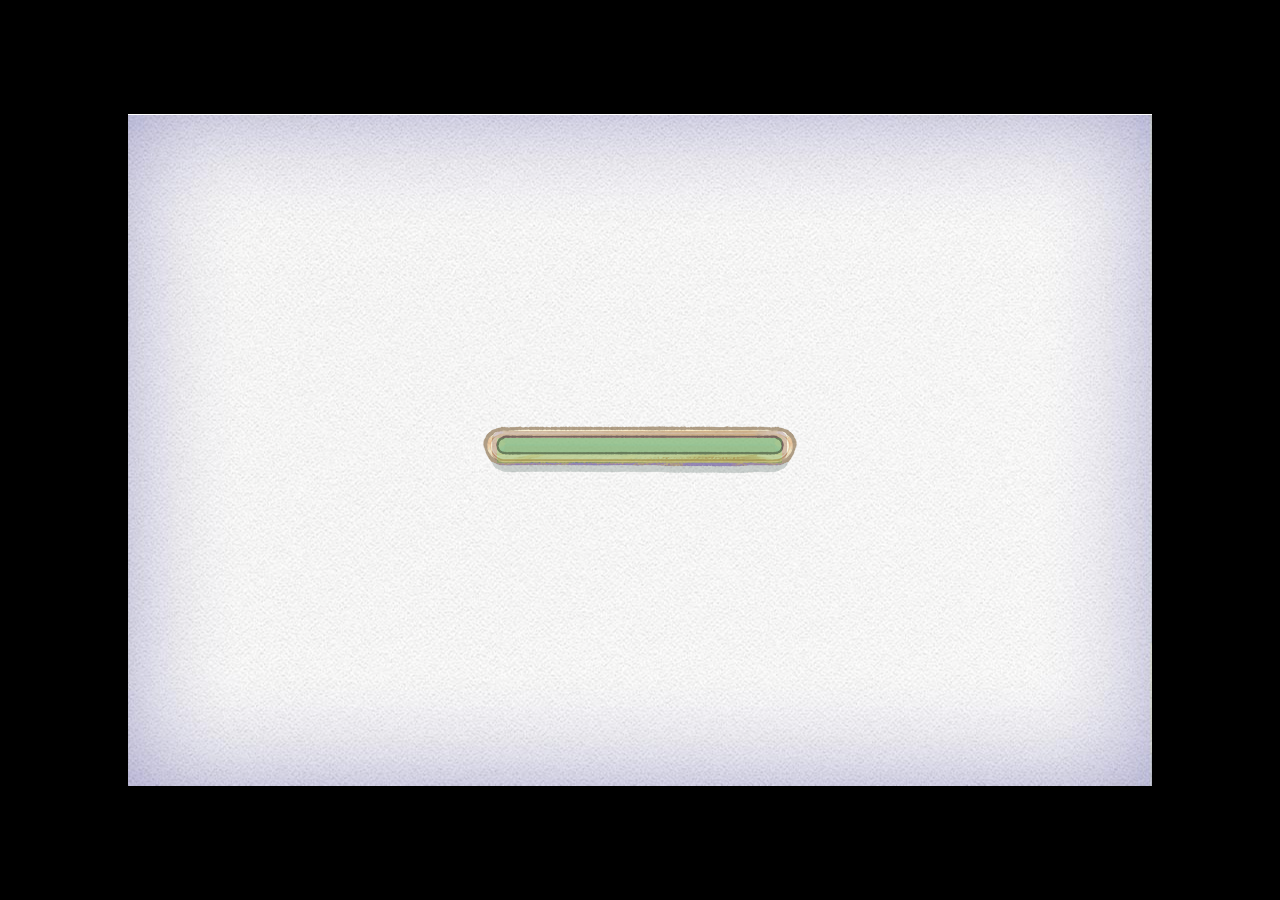
<file: HTML5/AtoB/index.html>
<!DOCTYPE html>
<html>
<head>
    <meta charset="utf-8">
    <title>BeeGame</title>

    <script type="text/javascript" src="lib/GBAPI.js"></script>
    <script type="text/javascript" src="lib/qwest.js"></script>
    <script type="text/javascript" src="lib/AES.js"></script>
    <script type="text/javascript" src="game.min.js"></script>
</head>
<body>

<div class="game">
    <canvas id="canvas"></canvas>
</div>

</body>
</html>
</file>
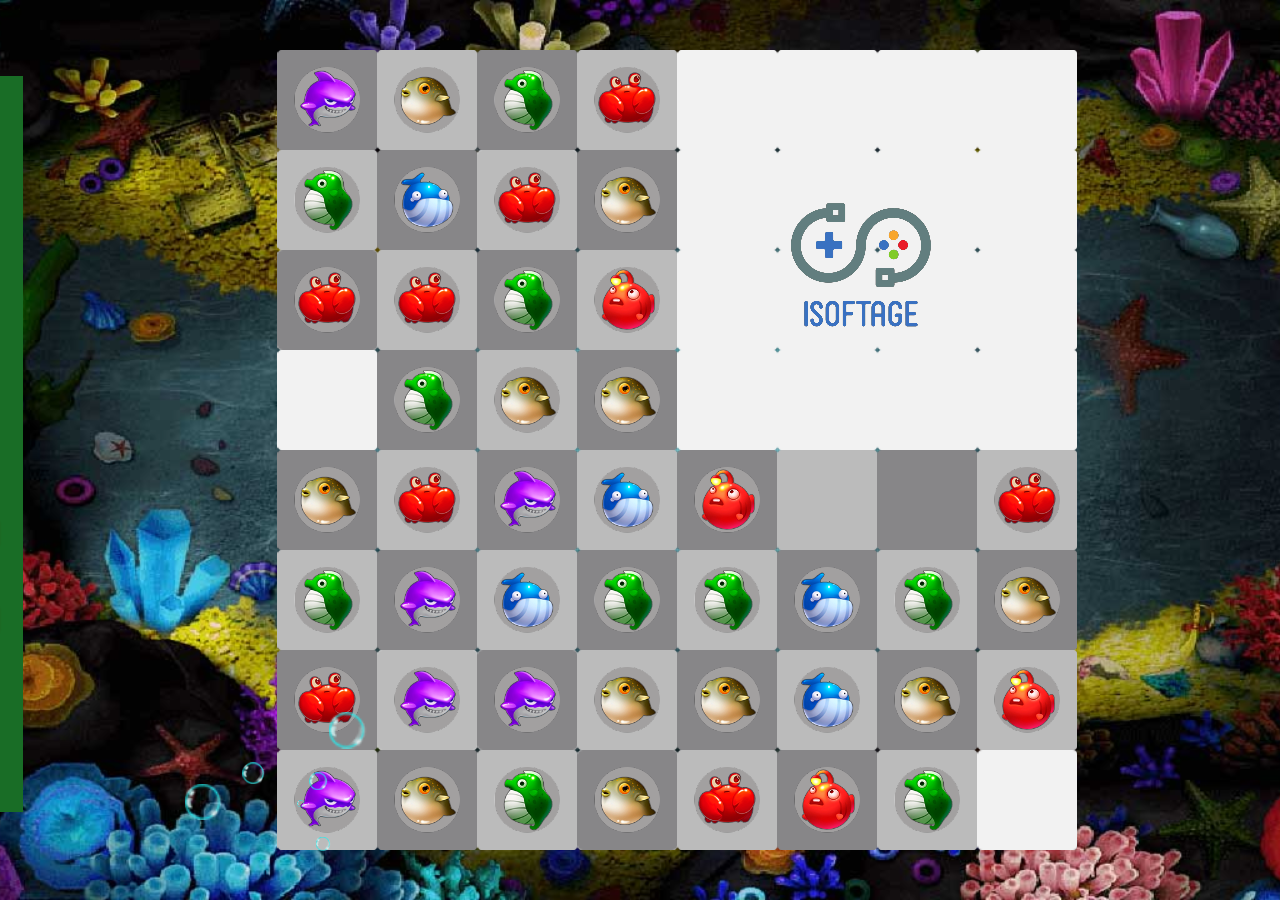
<file: HTML5/match/index.html>
<!DOCTYPE html>
<html>
<head>
  <meta charset="utf-8">

  <title>Cocos Creator | gamefish</title>

  <!--http://www.html5rocks.com/en/mobile/mobifying/-->
  <meta name="viewport"
        content="width=device-width,user-scalable=no,initial-scale=1, minimum-scale=1,maximum-scale=1"/>

  <!--https://developer.apple.com/library/safari/documentation/AppleApplications/Reference/SafariHTMLRef/Articles/MetaTags.html-->
  <meta name="apple-mobile-web-app-capable" content="yes">
  <meta name="apple-mobile-web-app-status-bar-style" content="black-translucent">
  <meta name="format-detection" content="telephone=no">

  <!-- force webkit on 360 -->
  <meta name="renderer" content="webkit"/>
  <meta name="force-rendering" content="webkit"/>
  <!-- force edge on IE -->
  <meta http-equiv="X-UA-Compatible" content="IE=edge,chrome=1"/>
  <meta name="msapplication-tap-highlight" content="no">

  <!-- force full screen on some browser -->
  <meta name="full-screen" content="yes"/>
  <meta name="x5-fullscreen" content="true"/>
  <meta name="360-fullscreen" content="true"/>
  
  <!-- force screen orientation on some browser -->
  <meta name="screen-orientation" content=""/>
  <meta name="x5-orientation" content="">

  <!--fix fireball/issues/3568 -->
  <!--<meta name="browsermode" content="application">-->
  <meta name="x5-page-mode" content="app">

  <!--<link rel="apple-touch-icon" href=".png" />-->
  <!--<link rel="apple-touch-icon-precomposed" href=".png" />-->

  <link rel="stylesheet" type="text/css" href="style-mobile.25fc5.css"/>
  <link rel="icon" href="favicon.8de18.ico"/>
</head>
<body>
  <canvas id="GameCanvas" oncontextmenu="event.preventDefault()" tabindex="0"></canvas>
  <div id="splash">
    <div class="progress-bar stripes">
      <span style="width: 0%"></span>
    </div>
  </div>

<script src="src/settings.07693.js" charset="utf-8"></script>

<script src="main.72dc7.js" charset="utf-8"></script>

<script type="text/javascript">
(function () {
    // open web debugger console
    if (typeof VConsole !== 'undefined') {
        window.vConsole = new VConsole();
    }

    var debug = window._CCSettings.debug;
    var splash = document.getElementById('splash');
    splash.style.display = 'block';

    function loadScript (moduleName, cb) {
      function scriptLoaded () {
          document.body.removeChild(domScript);
          domScript.removeEventListener('load', scriptLoaded, false);
          cb && cb();
      };
      var domScript = document.createElement('script');
      domScript.async = true;
      domScript.src = moduleName;
      domScript.addEventListener('load', scriptLoaded, false);
      document.body.appendChild(domScript);
    }

    loadScript(debug ? 'cocos2d-js.js' : 'cocos2d-js-min.c4d1c.js', function () {
      if (CC_PHYSICS_BUILTIN || CC_PHYSICS_CANNON) {
        loadScript(debug ? 'physics.js' : 'physics-min.ad9a7.js', window.boot);
      }
      else {
        window.boot();
      }
    });
})();
</script>
</body>
</html>
</file>
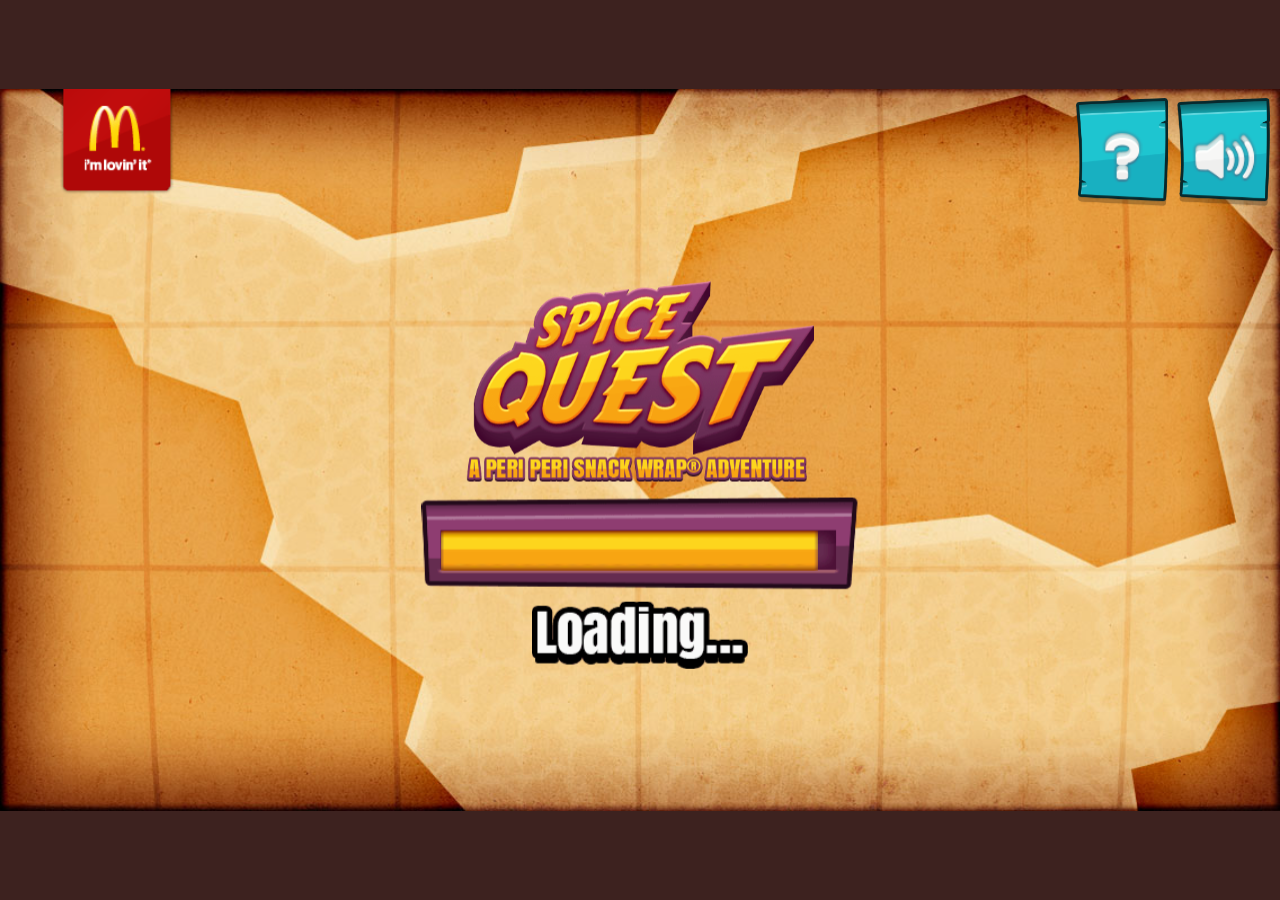
<file: HTML5/McD_PeriPeri/index.html>
<!DOCTYPE html>
<!--[if lt IE 7]>      <html class="no-js lt-ie9 lt-ie8 lt-ie7"> <![endif]-->
<!--[if IE 7]>         <html class="no-js lt-ie9 lt-ie8"> <![endif]-->
<!--[if IE 8]>         <html class="no-js lt-ie9"> <![endif]-->
<!--[if gt IE 8]><!--> <html class="no-js"> <!--<![endif]-->
    <head>
    	<meta name="viewport" content="minimal-ui">
        <script src="js/require.js" data-main="js/main.js"></script>
        <link rel="stylesheet" type="text/css" href="assets/css/reset.css">
    </head>
  
    <body>

    	<script>
		(function(i,s,o,g,r,a,m){i['GoogleAnalyticsObject']=r;i[r]=i[r]||function(){
		(i[r].q=i[r].q||[]).push(arguments)},i[r].l=1*new Date();a=s.createElement(o),
		m=s.getElementsByTagName(o)[0];a.async=1;a.src=g;m.parentNode.insertBefore(a,m)
		})(window,document,'script','//www.google-analytics.com/analytics.js','ga');

		ga('create', 'UA-XXXX-Y', 'auto');
		ga('send', 'pageview');

		</script>
		
        <div id="og-game-holder" style="width:100%; height:100%; overflow:hidden;"></div> 
    </body>
</html>
</file>
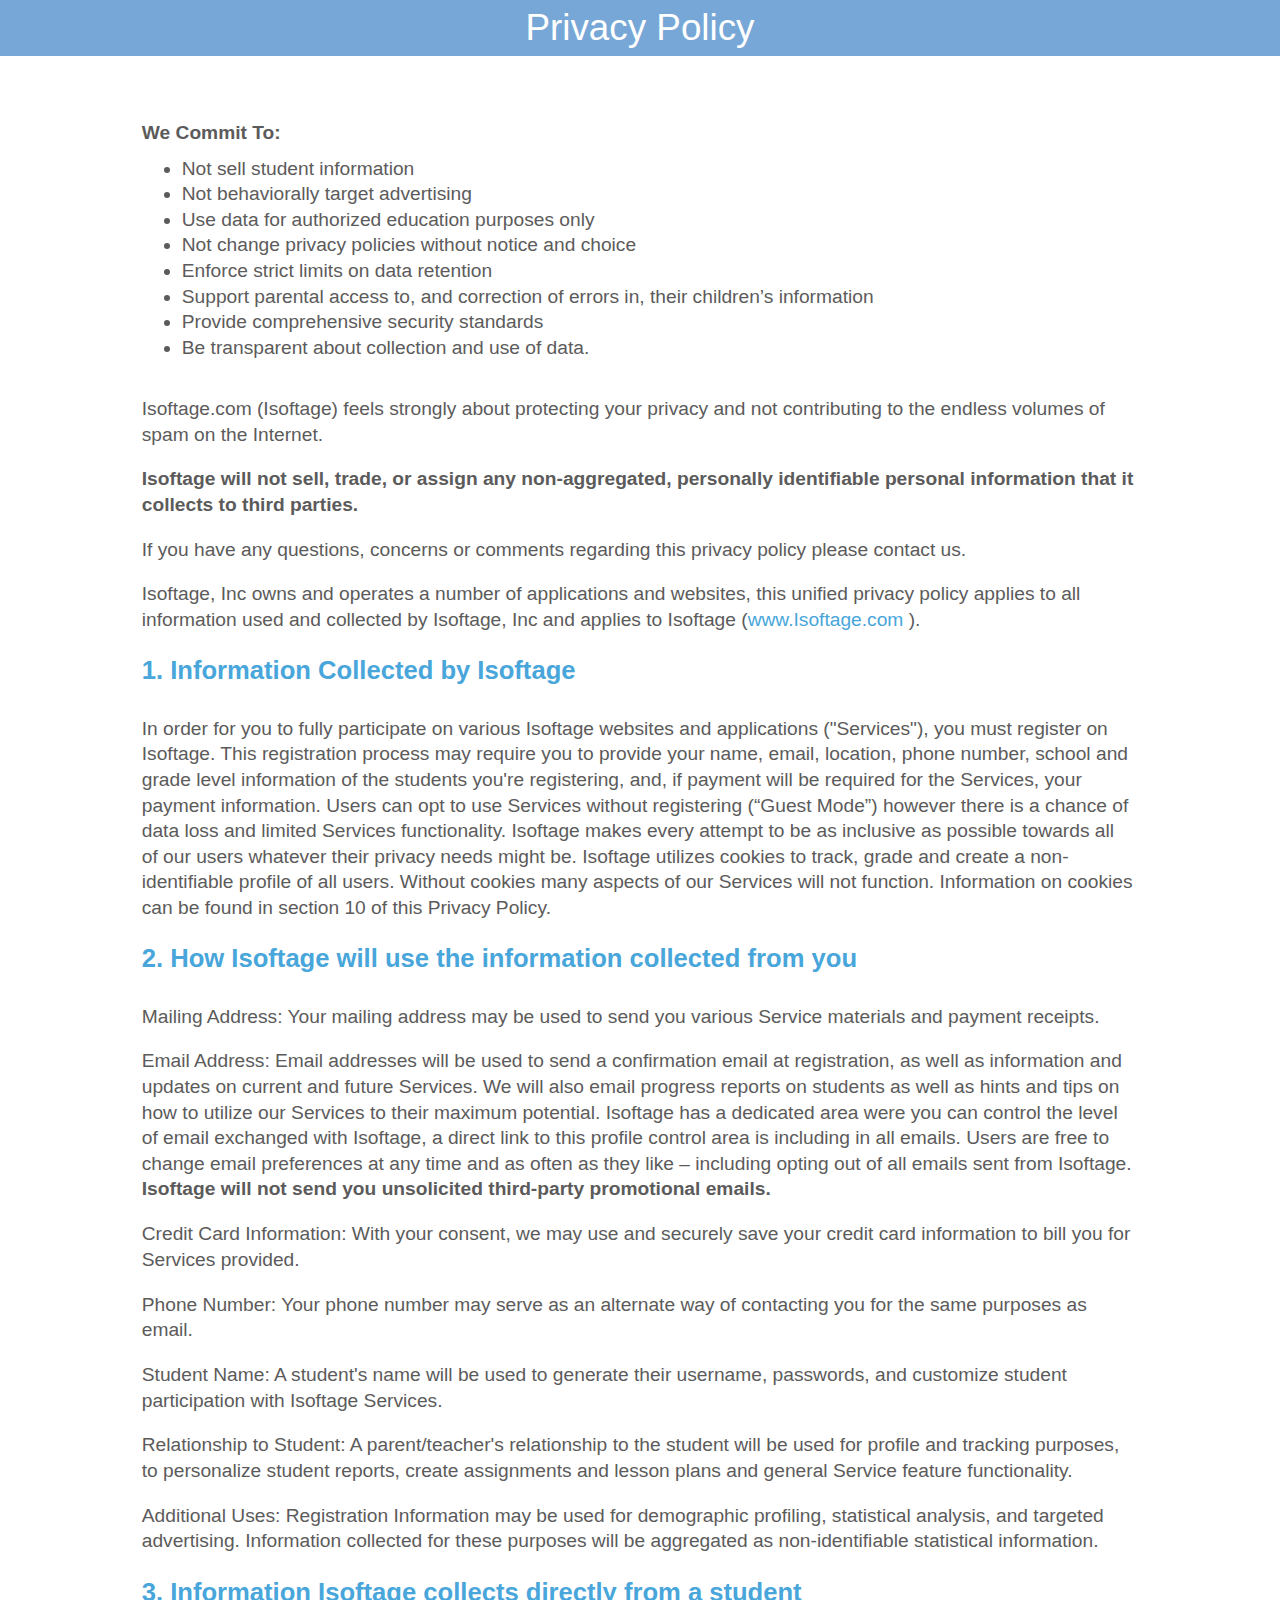
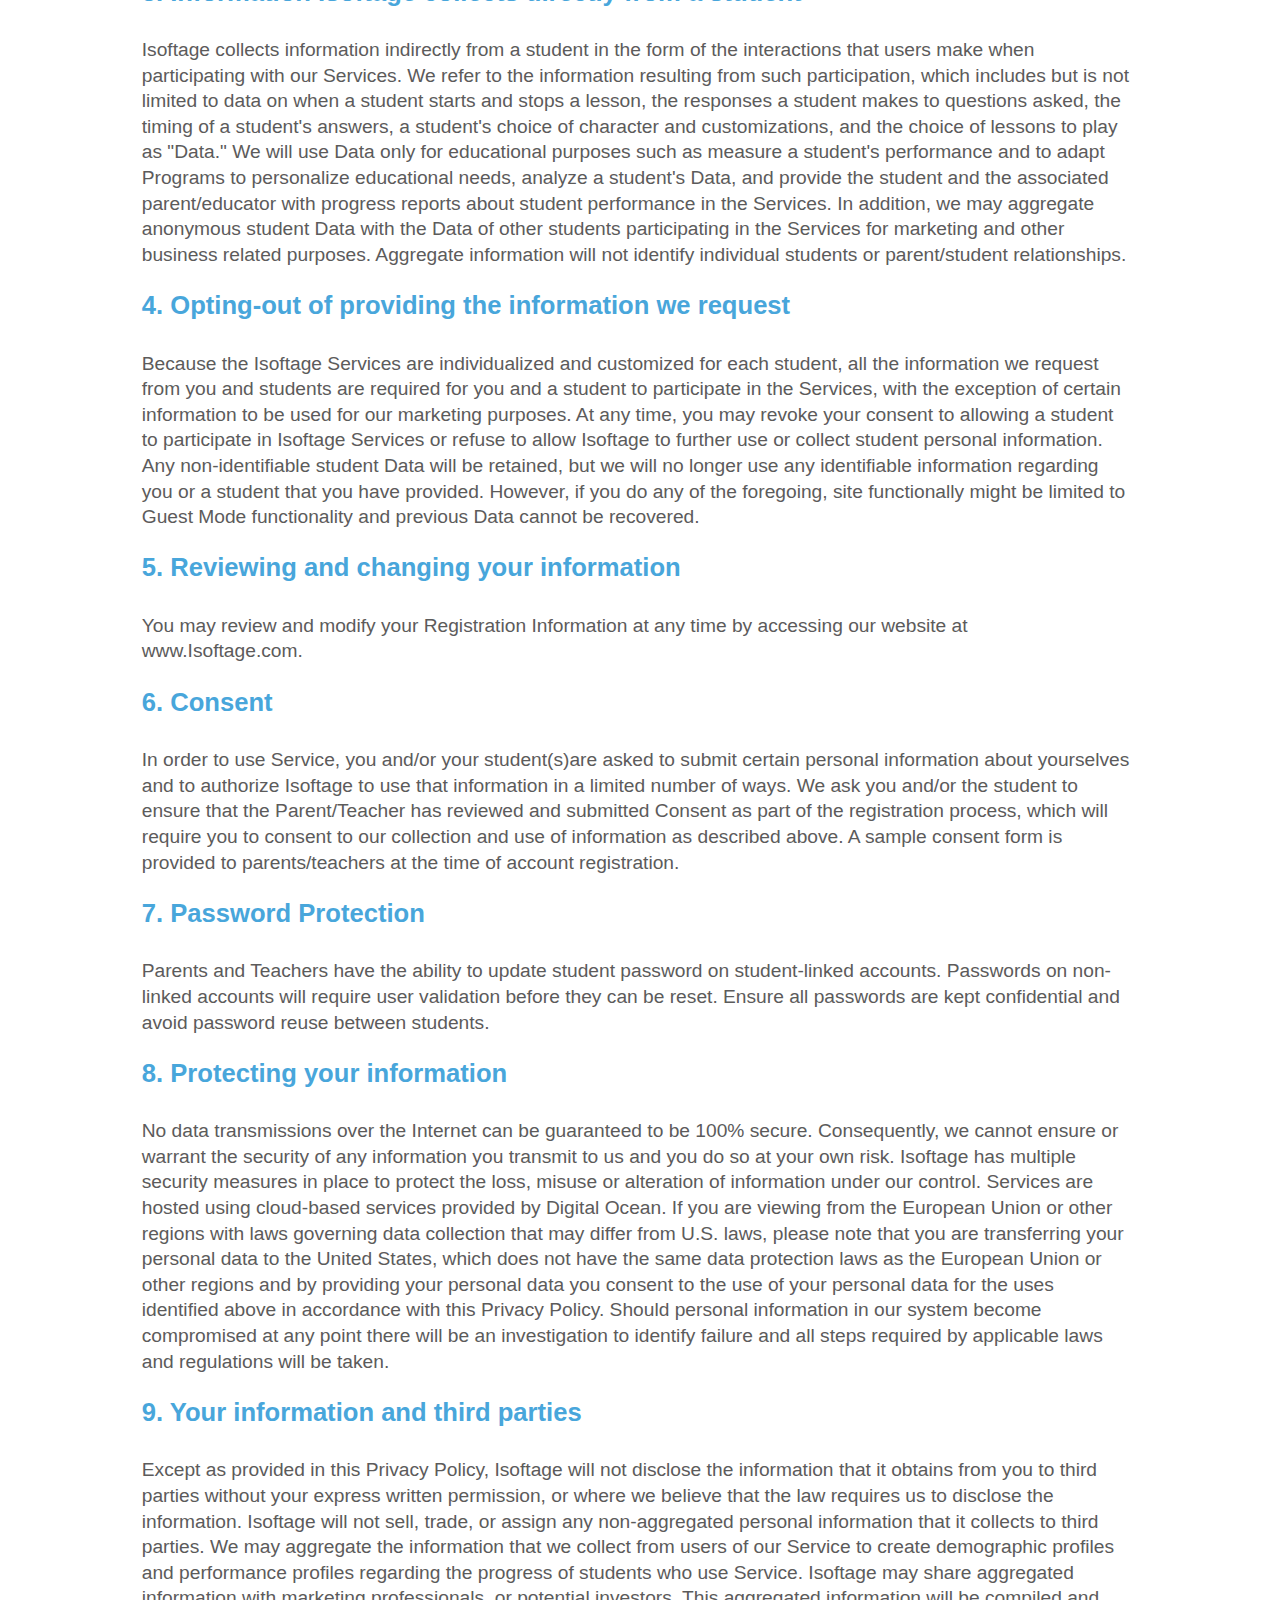
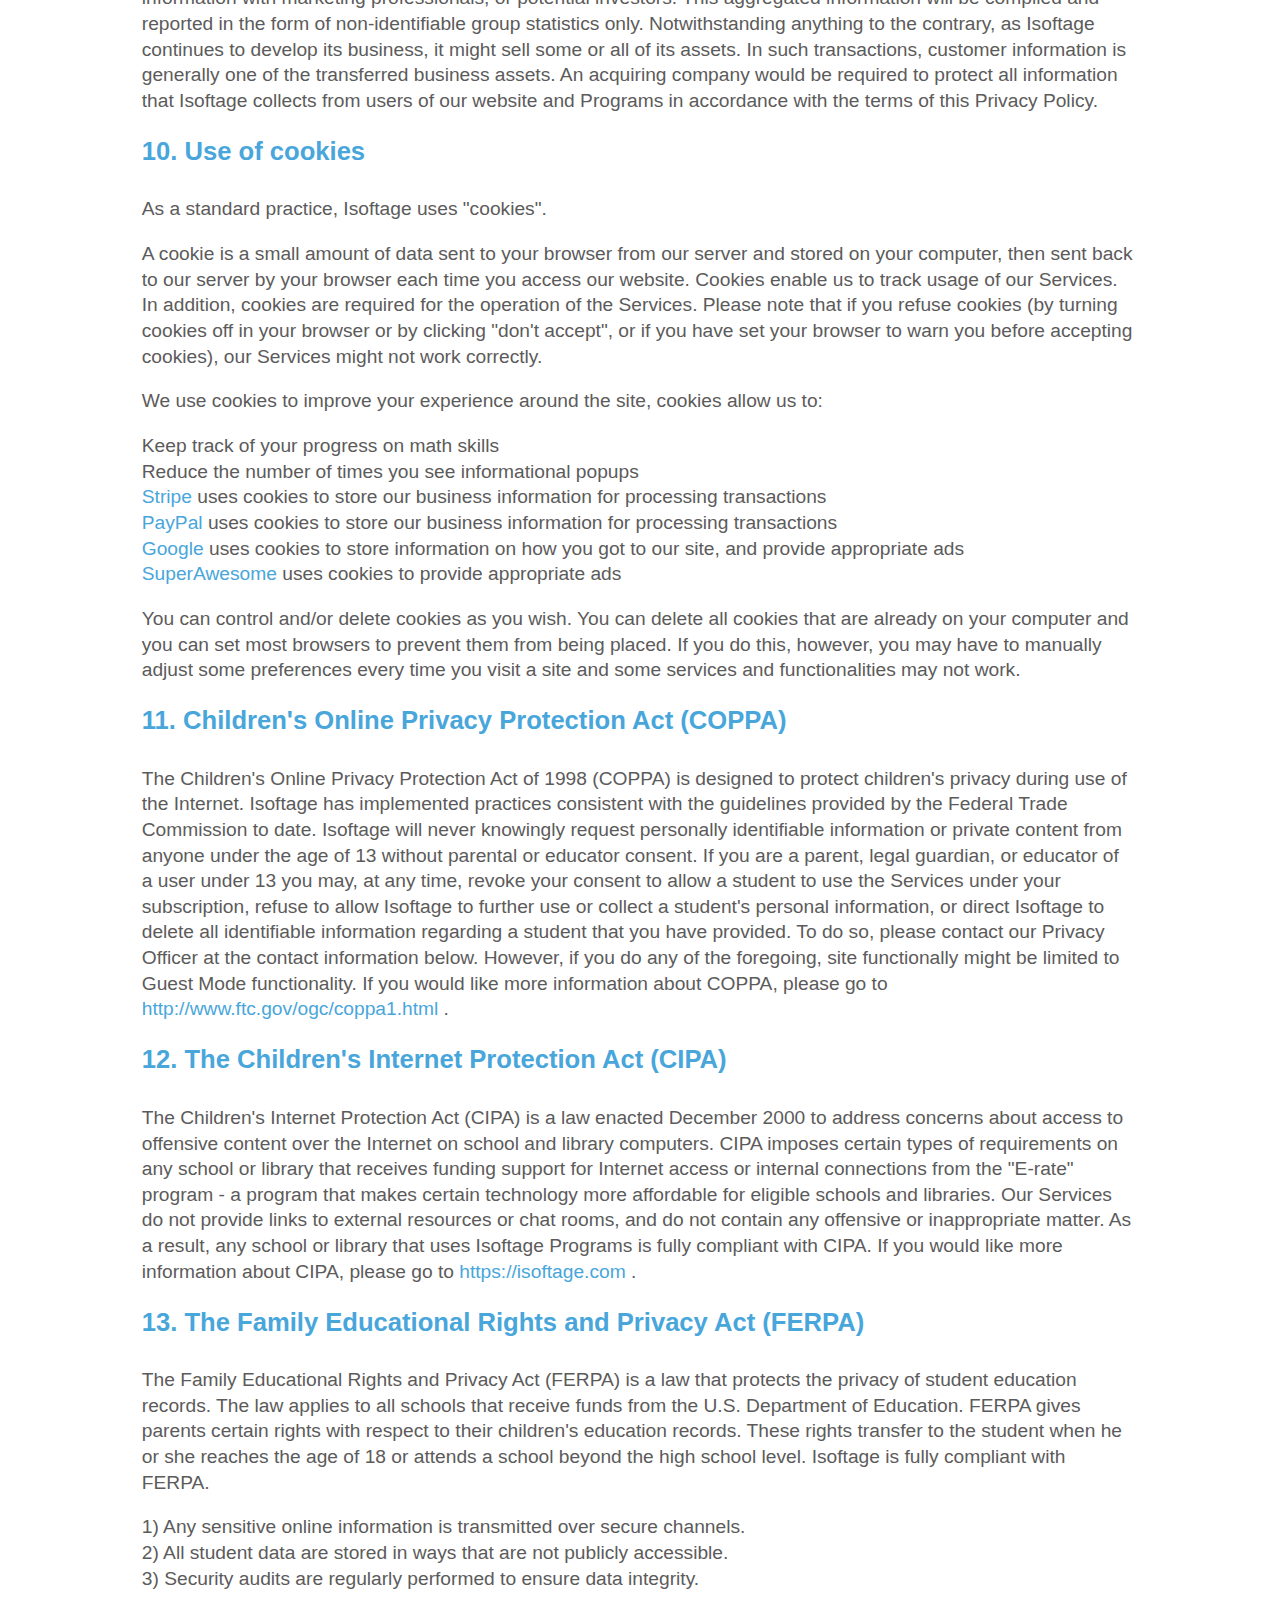
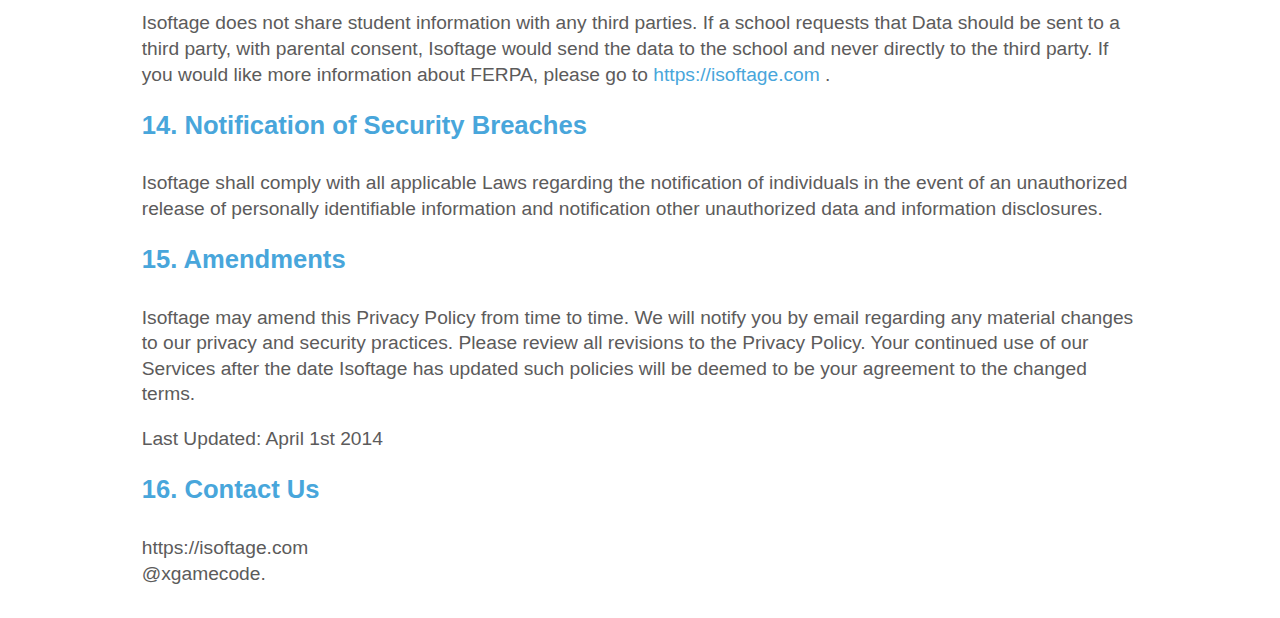
<file: privacy-policy.html>
<!DOCTYPE html>
<html lang="en">
    <head>
        <title>isoftage - Privacy Policy
</title>
        <style>
            @font-face {
                font-family: "Source Sans Pro";
                font-weight: 200;
                font-style: normal;
                font-display: swap;
            }

            @font-face {
                font-family: "Source Sans Pro";
                font-weight: 400;
                font-style: normal;
                font-display: swap;
            }

            @font-face {
                font-family: "Source Sans Pro";
                font-weight: 600;
                font-style: normal;
                font-display: swap;
            }

            @font-face {
                font-family: 'Architects Daughter';
                font-style: normal;
                font-weight: 400;
            }
        </style>
        <meta charset="utf-8">
        <meta name="apple-itunes-app" content="app-id=972716852">
        <meta name="apple-mobile-web-app-title" content="Isoftage">
        <meta name="apple-mobile-web-app-capable" content="yes">
        <meta name="apple-mobile-web-app-status-bar-style" content="black">
        <meta name="viewport" content="width=device-width, initial-scale=1.0, maximum-scale=1.0, minimum-scale=1.0, user-scalable=no">
        <meta http-equiv="X-UA-Compatible" content="IE=edge,chrome=1">
        <meta name="description" content="Isoftage, Inc. (Isoftage) feels strongly about protecting your privacy and not contributing to the endless volumes of spam on the Internet.">
        <meta name="keywords" content="math games free math practice eductional common core elementary addition subtraction mulitplication division geometry">
        <meta name="robots" content="all"/>
        <link rel="canonical" href="https://www.isoftage.com"/>
        <style>
            html {
                min-height: 100%;
                position: relative
            }

            body {
                background-color: #fff;
                color: #000;
                font-family: "Source Sans Pro",sans-serif;
                font-weight: 400;
                position: absolute;
                min-height: 100%;
                width: 100%;
                margin: 0
            }

            body .main-menu-mobile {
                display: none
            }

            .whiteboard-cont.loading {
                opacity: 0
            }

            body.font-atd-loading .whiteboard-cont .whiteboard .text,body.font-atd-loading .whiteboard-cont .whiteboard .buttons,body.font-atd-loading .whiteboard-cont .whiteboard .teacher {
                opacity: 0
            }

            .invisible {
                visibility: hidden
            }

            .hide {
                display: none!important
            }

            .mobile-dialog {
                display: none
            }

            .grade-badges ul li.grade-P a {
                border-color: #32b16e
            }

            .grade-badges ul li.grade-P a .key {
                background-color: #32b16e
            }

            .grade-badges ul li.grade-P a .name {
                color: #32b16e
            }

            .grade-badges ul li.grade-K a {
                border-color: #ef2059
            }

            .grade-badges ul li.grade-K a .key {
                background-color: #ef2059
            }

            .grade-badges ul li.grade-K a .name {
                color: #ef2059
            }

            div.unsupported-browser {
                display: none;
                color: red;
                text-align: center;
                border: solid 1px red;
                background-color: #f4d7d7;
                margin: 10px auto;
                padding: 1px;
                width: 980px;
                box-sizing: border-box;
                padding: 10px
            }
        </style>
        <style>
            @charset "UTF-8";@import url(https://fonts.googleapis.com/css?family=Iceland);@import url(https://fonts.googleapis.com/css?family=Iceland);@import url(https://fonts.googleapis.com/css?family=Iceland);@charset "UTF-8";.fa {
                display: inline-block;
                font: normal normal normal 14px/1 FontAwesome;
                font-size: inherit;
                text-rendering: auto;
                -webkit-font-smoothing: antialiased;
                -moz-osx-font-smoothing: grayscale
            }

            .fa-exclamation-triangle:before {
            }

            #appBody,header,footer {
                visibility: visible !important
            }

            html,body,div,span,iframe,h1,p,a,img,strong,b,i,ol,ul,li,article,footer,header {
                margin: 0;
                padding: 0;
                border: 0;
                font-size: 100%;
                vertical-align: baseline
            }

            article,footer,header {
                display: block
            }

            body {
                line-height: 1
            }

            ol,ul {
                list-style: none
            }

            * {
                -webkit-touch-callout: none;
                -webkit-tap-highlight-color: rgba(0,0,0,0);
                -webkit-font-smoothing: subpixel-antialiased;
                -webkit-user-select: none;
                -moz-user-select: none;
                -ms-user-select: none;
                user-select: none
            }

            body {
                min-height: 100%;
                height: auto
            }

            body>header {
                display: -webkit-box;
                display: -webkit-flex;
                display: flex;
                -webkit-box-flex: 0;
                -webkit-flex: 0 0 4vw;
                flex: 0 0 4vw;
                -webkit-box-orient: horizontal;
                -webkit-box-direction: normal;
                -webkit-flex-direction: row;
                flex-direction: row;
                position: relative;
                background-color: #0064a0;
                width: 100%;
                -webkit-box-align: center;
                -webkit-align-items: center;
                align-items: center;
                -webkit-box-pack: center;
                -webkit-justify-content: center;
                justify-content: center;
                z-index: 999
            }

            #appBody {
                display: -webkit-box;
                display: -webkit-flex;
                display: flex;
                -webkit-box-flex: 1;
                -webkit-flex: 1 1 auto;
                flex: 1 1 auto;
                -webkit-box-orient: horizontal;
                -webkit-box-direction: normal;
                -webkit-flex-direction: row;
                flex-direction: row;
                -webkit-flex-wrap: wrap;
                flex-wrap: wrap
            }

            @media only screen and (max-width: 1024px),only screen and (max-device-width:1024px) and (orientation:portrait),only screen and (max-device-width:1024px) and (orientation:landscape),only screen and (min-device-width:1024px) and (max-device-width:1024px) and (min-device-height:1366px) and (max-device-height:1366px) and (min-width:1024px) and (max-width:1024px),only screen and (min-device-width:1024px) and (max-device-width:1024px) and (min-device-height:1366px) and (max-device-height:1366px) and (min-width:1366px) and (max-width:1366px),only screen and (min-device-width:1112px) and (max-device-width:1112px) and (-webkit-min-device-pixel-ratio:2),only screen and (min-device-width:1366px) and (max-device-width:1366px) and (-webkit-min-device-pixel-ratio:2) {
                #appBody {
                    padding-top:-webkit-calc(6vw + env(safe-area-inset-top));
                    padding-top: calc(6vw + env(safe-area-inset-top))
                }
            }

            @media only screen and (max-width: 761px) {
                #appBody {
                    padding-top:-webkit-calc(12vw + env(safe-area-inset-top));
                    padding-top: calc(12vw + env(safe-area-inset-top))
                }
            }

            .wrapper,.info-page {
                margin: 0 auto
            }

            #appBody>article {
                color: #48a6db;
                -webkit-box-flex: 1;
                -webkit-flex: 1 1 100%;
                flex: 1 1 100%;
                -webkit-box-orient: horizontal;
                -webkit-box-direction: normal;
                -webkit-flex-direction: row;
                flex-direction: row;
                -webkit-flex-wrap: wrap;
                flex-wrap: wrap;
                max-width: 100%
            }

            @media only screen and (max-device-width: 320px) and (orientation:landscape),only screen and (max-device-width:320px) and (orientation:landscape) and (min-aspect-ratio:150/100),only screen and (min-device-width:320px) and (max-device-width:760px) and (orientation:landscape) and (min-aspect-ratio:150/100),only screen and (min-device-width:375px) and (max-device-width:812px) and (-webkit-min-device-pixel-ratio:3) and (orientation:landscape) {
                body {
                    background-image:url([data-uri]);
                    background-repeat: repeat
                }

                body:before {
                    position: absolute;
                    content: "";
                    display: block;
                    top: 0;
                    left: 0;
                    width: 100%;
                    height: 100%;
                    background-image: url([data-uri]);
                    background-position: center center;
                    background-repeat: no-repeat
                }

                body header,body footer,body #appBody {
                    display: none
                }

                body>header {
                    opacity: 0
                }

                body>#appBody {
                    opacity: 0
                }

                body>footer {
                    opacity: 0
                }
            }

            #dialog-wrappers {
                position: fixed;
                top: 0;
                left: 0;
                width: 100%;
                height: 100%;
                display: none;
                z-index: 800;
                -webkit-box-align: center;
                -webkit-align-items: center;
                align-items: center;
                -webkit-box-pack: center;
                -webkit-justify-content: center;
                justify-content: center;
                padding-top: 4vw;
                -webkit-box-sizing: border-box;
                box-sizing: border-box
            }

            #dialog-wrappers .dialog-wrapper {
                display: -webkit-box;
                display: -webkit-flex;
                display: flex;
                -webkit-box-pack: center;
                -webkit-justify-content: center;
                justify-content: center;
                -webkit-box-align: center;
                -webkit-align-items: center;
                align-items: center;
                display: none;
                -webkit-box-flex: 0;
                -webkit-flex: 0 1 60%;
                flex: 0 1 60%;
                max-height: 90%;
                height: inherit
            }

            .dialogWindow {
                display: none;
                -webkit-box-sizing: border-box;
                box-sizing: border-box;
                background: #fff;
                z-index: 999;
                border: 3px solid #48a6db;
                -webkit-box-shadow: 0 0 20px 0 #999;
                box-shadow: 0 0 20px 0 #999;
                font-size: 100%;
                min-width: 60%;
                max-height: 100%;
                -webkit-box-orient: vertical;
                -webkit-box-direction: normal;
                -webkit-flex-direction: column;
                flex-direction: column
            }

            body>iframe {
                height: 0
            }

            div.leaderboard_wrapper:has([data-type=desktop-box]):before,div.frame-container:has([data-type=desktop-box]):before,div.game-frame:has([data-type=desktop-box]):before {
                bottom: 0
            }

            div.leaderboard_wrapper:has([data-type=desktop-leaderboard]):before,div.frame-container:has([data-type=desktop-leaderboard]):before,div.game-frame:has([data-type=desktop-leaderboard]):before {
                top: .5rem;
                bottom: auto;
                color: #fff
            }

            div.leaderboard_wrapper:has([data-type=desktop-wide-tower]):before,div.frame-container:has([data-type=desktop-wide-tower]):before,div.game-frame:has([data-type=desktop-wide-tower]):before {
                top: 603px;
                bottom: auto
            }

            div.leaderboard_wrapper:has([data-type=mobile-leaderboard]):before,div.frame-container:has([data-type=mobile-leaderboard]):before,div.game-frame:has([data-type=mobile-leaderboard]):before {
                top: -0.7rem;
                left: 0;
                right: 0;
                height: 12px;
                background: rgba(0,132,211,0.768627451);
                color: #fff
            }

            div.game-frame:has([data-type=desktop-wide-tower]):before {
                top: 613px;
                bottom: auto
            }

            div.game-frame:has([data-type=desktop-xlarge-wide-tower]):before {
                bottom: 3.55rem
            }

            #appBody[data-page-id=playPage] .game-frame:has([data-type=desktop-xlarge-wide-tower]):before {
                bottom: 2.2rem
            }

            a {
                text-decoration: none;
                outline: 0
            }

            a:hover {
                text-decoration: none
            }

            h1 {
                margin-bottom: 10px;
                font-size: 1.1em
            }

            #appBody[data-page-id=mathjam] .featureSection .container:has(div.is-reverse) {
                -webkit-box-orient: vertical;
                -webkit-box-direction: normal;
                -webkit-flex-direction: column;
                flex-direction: column
            }

            @media only screen and (min-width: 1024px) {
                #appBody[data-page-id=mathjam] .featureSection .container:has(div.is-reverse) {
                    -webkit-box-orient:horizontal;
                    -webkit-box-direction: normal;
                    -webkit-flex-direction: row;
                    flex-direction: row
                }
            }

            #appBody[data-page-id=publicTrial] .terms-container form a:hove,#appBody[data-page-id=educatorTrial] .terms-container form a:hove,#subscription .terms-container form a:hove {
                text-decoration: none
            }

            #profile-wrapper table.mentor-assessments th:selection,#profile-wrapper table.mentor-assessments td:selection,#profile-wrapper table.mentor-students th:selection,#profile-wrapper table.mentor-students td:selection,#profile-wrapper table.search-students th:selection,#profile-wrapper table.search-students td:selection,#profile-wrapper table.class-students th:selection,#profile-wrapper table.class-students td:selection {
                color: transparent
            }

            .star-tooltip {
                position: relative
            }

            .star-tooltip .tip {
                display: none
            }

            .star-tooltip:hover .tip {
                display: block
            }

            .star-tooltip .tip {
                -webkit-border-radius: 50%;
                border-radius: 50%;
                width: 80px;
                height: 80px;
                left: -20px;
                border: 0;
                -webkit-box-shadow: 0 0 60px #666;
                box-shadow: 0 0 60px #666;
                position: absolute;
                z-index: 999
            }

            .star-tooltip .tip .tip-content {
                border: 2px solid #f17024;
                -webkit-border-radius: 50%;
                border-radius: 50%;
                width: 80px;
                height: 80px;
                -webkit-box-sizing: border-box;
                box-sizing: border-box;
                background-color: #fff;
                display: block;
                padding: 5px
            }

            .star-tooltip .tip .tip-content .full-star {
                position: absolute;
                bottom: 0;
                left: 0;
                background-image: url([data-uri]);
                background-position: right;
                width: 60px;
                height: 60px
            }

            .star-tooltip .tip .tip-content .empty-star {
                background-image: url([data-uri]);
                width: 60px;
                height: 60px;
                margin: 2px;
                position: relative
            }

            .star-tooltip .tip .tip-content .star-value {
                line-height: 60px;
                text-align: center;
                width: 60px;
                display: table-cell;
                position: absolute;
                top: 0;
                left: 0;
                color: #f7891d;
                vertical-align: middle;
                font-size: .8em
            }

            .star-tooltip .tip .tip-content:before {
                border-bottom-color: #f17024;
                border-left-color: transparent;
                border-width: 0 7.5px 15px 7.5px;
                top: -5px;
                left: 32.5px;
                opacity: .5
            }

            p {
                margin: 0 0 1em
            }

            .mobile-only {
                display: none
            }

            @media only screen and (max-width: 1024px),only screen and (max-device-width:1024px) and (orientation:portrait),only screen and (max-device-width:1024px) and (orientation:landscape),only screen and (min-device-width:1024px) and (max-device-width:1024px) and (min-device-height:1366px) and (max-device-height:1366px) and (min-width:1024px) and (max-width:1024px),only screen and (min-device-width:1024px) and (max-device-width:1024px) and (min-device-height:1366px) and (max-device-height:1366px) and (min-width:1366px) and (max-width:1366px),only screen and (min-device-width:1112px) and (max-device-width:1112px) and (-webkit-min-device-pixel-ratio:2),only screen and (min-device-width:1366px) and (max-device-width:1366px) and (-webkit-min-device-pixel-ratio:2) {
                .mobile-only {
                    display:initial
                }
            }

            @media only screen and (max-width: 1024px),only screen and (max-device-width:1024px) and (orientation:portrait),only screen and (max-device-width:1024px) and (orientation:landscape),only screen and (min-device-width:1024px) and (max-device-width:1024px) and (min-device-height:1366px) and (max-device-height:1366px) and (min-width:1024px) and (max-width:1024px),only screen and (min-device-width:1024px) and (max-device-width:1024px) and (min-device-height:1366px) and (max-device-height:1366px) and (min-width:1366px) and (max-width:1366px),only screen and (min-device-width:1112px) and (max-device-width:1112px) and (-webkit-min-device-pixel-ratio:2),only screen and (min-device-width:1366px) and (max-device-width:1366px) and (-webkit-min-device-pixel-ratio:2) {
                .desktop-only {
                    display:none !important
                }
            }

            .hide {
                display: none
            }

            .wrapper,.info-page {
                margin: 0 auto;
                width: 100%;
                -webkit-box-sizing: border-box;
                box-sizing: border-box;
                position: relative
            }

            @media only screen and (min-width: 762px) and (max-width:1024px),only screen and (min-device-width:1024px) and (max-device-width:1024px) and (min-device-height:1366px) and (max-device-height:1366px) and (min-width:1024px) and (max-width:1024px),only screen and (min-device-width:1024px) and (max-device-width:1024px) and (min-device-height:1366px) and (max-device-height:1366px) and (min-width:1366px) and (max-width:1366px) {
                .wrapper,.info-page {
                    max-width:initial
                }
            }

            .full-title {
                -webkit-box-flex: 1;
                -webkit-flex: 1 1 100%;
                flex: 1 1 100%;
                text-align: center;
                color: #fff;
                font-weight: 400;
                font-size: 2.3rem;
                line-height: 3.5rem;
                display: -webkit-box;
                display: -webkit-flex;
                display: flex;
                -webkit-box-pack: center;
                -webkit-justify-content: center;
                justify-content: center;
                -webkit-box-align: center;
                -webkit-align-items: center;
                align-items: center;
                padding: 0 1vw
            }

            .full-title.theme-3 {
                background-color: #77a7d6
            }

            @media only screen and (max-width: 761px) {
                .full-title {
                    line-height:2rem;
                    font-size: 1rem
                }
            }

            @media only screen and (max-width: 1024px),only screen and (max-device-width:1024px) and (orientation:portrait),only screen and (max-device-width:1024px) and (orientation:landscape),only screen and (min-device-width:1024px) and (max-device-width:1024px) and (min-device-height:1366px) and (max-device-height:1366px) and (min-width:1024px) and (max-width:1024px),only screen and (min-device-width:1024px) and (max-device-width:1024px) and (min-device-height:1366px) and (max-device-height:1366px) and (min-width:1366px) and (max-width:1366px),only screen and (min-device-width:1112px) and (max-device-width:1112px) and (-webkit-min-device-pixel-ratio:2),only screen and (min-device-width:1366px) and (max-device-width:1366px) and (-webkit-min-device-pixel-ratio:2) {
                header #logo {
                    display:none
                }
            }

            @media only screen and (max-width: 1024px),only screen and (max-device-width:1024px) and (orientation:portrait),only screen and (max-device-width:1024px) and (orientation:landscape),only screen and (min-device-width:1024px) and (max-device-width:1024px) and (min-device-height:1366px) and (max-device-height:1366px) and (min-width:1024px) and (max-width:1024px),only screen and (min-device-width:1024px) and (max-device-width:1024px) and (min-device-height:1366px) and (max-device-height:1366px) and (min-width:1366px) and (max-width:1366px),only screen and (min-device-width:1112px) and (max-device-width:1112px) and (-webkit-min-device-pixel-ratio:2),only screen and (min-device-width:1366px) and (max-device-width:1366px) and (-webkit-min-device-pixel-ratio:2) {
                .user-menu-toggle {
                    -webkit-box-flex:1;
                    -webkit-flex: 1 1 33%;
                    flex: 1 1 33%;
                    display: -webkit-box;
                    display: -webkit-flex;
                    display: flex;
                    -webkit-box-align: end;
                    -webkit-align-items: flex-end;
                    align-items: flex-end;
                    -webkit-box-pack: center;
                    -webkit-justify-content: center;
                    justify-content: center;
                    height: 100%;
                    background-color: #54235f;
                    border: 0;
                    outline: 0;
                    cursor: pointer;
                    margin: 0;
                    font-size: 1.2em;
                    text-align: center;
                    color: #fff
                }
            }

            @media only screen and (max-width: 1024px) and (max-device-width:320px) and (orientation:landscape),only screen and (max-width:1024px) and (max-device-width:320px) and (orientation:landscape) and (min-aspect-ratio:150/100),only screen and (max-width:1024px) and (min-device-width:320px) and (max-device-width:760px) and (orientation:landscape) and (min-aspect-ratio:150/100),only screen and (max-width:1024px) and (min-device-width:375px) and (max-device-width:812px) and (-webkit-min-device-pixel-ratio:3) and (orientation:landscape),only screen and (max-device-width:1024px) and (orientation:portrait) and (max-device-width:320px) and (orientation:landscape),only screen and (max-device-width:1024px) and (orientation:portrait) and (max-device-width:320px) and (orientation:landscape) and (min-aspect-ratio:150/100),only screen and (max-device-width:1024px) and (orientation:portrait) and (min-device-width:320px) and (max-device-width:760px) and (orientation:landscape) and (min-aspect-ratio:150/100),only screen and (max-device-width:1024px) and (orientation:portrait) and (min-device-width:375px) and (max-device-width:812px) and (-webkit-min-device-pixel-ratio:3) and (orientation:landscape),only screen and (max-device-width:1024px) and (orientation:landscape) and (max-device-width:320px) and (orientation:landscape),only screen and (max-device-width:1024px) and (orientation:landscape) and (max-device-width:320px) and (orientation:landscape) and (min-aspect-ratio:150/100),only screen and (max-device-width:1024px) and (orientation:landscape) and (min-device-width:320px) and (max-device-width:760px) and (orientation:landscape) and (min-aspect-ratio:150/100),only screen and (max-device-width:1024px) and (orientation:landscape) and (min-device-width:375px) and (max-device-width:812px) and (-webkit-min-device-pixel-ratio:3) and (orientation:landscape),only screen and (min-device-width:1024px) and (max-device-width:1024px) and (min-device-height:1366px) and (max-device-height:1366px) and (min-width:1024px) and (max-width:1024px) and (max-device-width:320px) and (orientation:landscape),only screen and (min-device-width:1024px) and (max-device-width:1024px) and (min-device-height:1366px) and (max-device-height:1366px) and (min-width:1024px) and (max-width:1024px) and (max-device-width:320px) and (orientation:landscape) and (min-aspect-ratio:150/100),only screen and (min-device-width:1024px) and (max-device-width:1024px) and (min-device-height:1366px) and (max-device-height:1366px) and (min-width:1024px) and (max-width:1024px) and (min-device-width:320px) and (max-device-width:760px) and (orientation:landscape) and (min-aspect-ratio:150/100),only screen and (min-device-width:1024px) and (max-device-width:1024px) and (min-device-height:1366px) and (max-device-height:1366px) and (min-width:1024px) and (max-width:1024px) and (min-device-width:375px) and (max-device-width:812px) and (-webkit-min-device-pixel-ratio:3) and (orientation:landscape),only screen and (min-device-width:1024px) and (max-device-width:1024px) and (min-device-height:1366px) and (max-device-height:1366px) and (min-width:1366px) and (max-width:1366px) and (max-device-width:320px) and (orientation:landscape),only screen and (min-device-width:1024px) and (max-device-width:1024px) and (min-device-height:1366px) and (max-device-height:1366px) and (min-width:1366px) and (max-width:1366px) and (max-device-width:320px) and (orientation:landscape) and (min-aspect-ratio:150/100),only screen and (min-device-width:1024px) and (max-device-width:1024px) and (min-device-height:1366px) and (max-device-height:1366px) and (min-width:1366px) and (max-width:1366px) and (min-device-width:320px) and (max-device-width:760px) and (orientation:landscape) and (min-aspect-ratio:150/100),only screen and (min-device-width:1024px) and (max-device-width:1024px) and (min-device-height:1366px) and (max-device-height:1366px) and (min-width:1366px) and (max-width:1366px) and (min-device-width:375px) and (max-device-width:812px) and (-webkit-min-device-pixel-ratio:3) and (orientation:landscape),only screen and (min-device-width:1112px) and (max-device-width:1112px) and (-webkit-min-device-pixel-ratio:2) and (max-device-width:320px) and (orientation:landscape),only screen and (min-device-width:1112px) and (max-device-width:1112px) and (-webkit-min-device-pixel-ratio:2) and (max-device-width:320px) and (orientation:landscape) and (min-aspect-ratio:150/100),only screen and (min-device-width:1112px) and (max-device-width:1112px) and (-webkit-min-device-pixel-ratio:2) and (min-device-width:320px) and (max-device-width:760px) and (orientation:landscape) and (min-aspect-ratio:150/100),only screen and (min-device-width:1112px) and (max-device-width:1112px) and (-webkit-min-device-pixel-ratio:2) and (min-device-width:375px) and (max-device-width:812px) and (-webkit-min-device-pixel-ratio:3) and (orientation:landscape),only screen and (min-device-width:1366px) and (max-device-width:1366px) and (-webkit-min-device-pixel-ratio:2) and (max-device-width:320px) and (orientation:landscape),only screen and (min-device-width:1366px) and (max-device-width:1366px) and (-webkit-min-device-pixel-ratio:2) and (max-device-width:320px) and (orientation:landscape) and (min-aspect-ratio:150/100),only screen and (min-device-width:1366px) and (max-device-width:1366px) and (-webkit-min-device-pixel-ratio:2) and (min-device-width:320px) and (max-device-width:760px) and (orientation:landscape) and (min-aspect-ratio:150/100),only screen and (min-device-width:1366px) and (max-device-width:1366px) and (-webkit-min-device-pixel-ratio:2) and (min-device-width:375px) and (max-device-width:812px) and (-webkit-min-device-pixel-ratio:3) and (orientation:landscape) {
                .user-menu-toggle {
                    -webkit-box-align:center;
                    -webkit-align-items: center;
                    align-items: center
                }
            }

            @media only screen and (max-width: 1024px),only screen and (max-device-width:1024px) and (orientation:portrait),only screen and (max-device-width:1024px) and (orientation:landscape),only screen and (min-device-width:1024px) and (max-device-width:1024px) and (min-device-height:1366px) and (max-device-height:1366px) and (min-width:1024px) and (max-width:1024px),only screen and (min-device-width:1024px) and (max-device-width:1024px) and (min-device-height:1366px) and (max-device-height:1366px) and (min-width:1366px) and (max-width:1366px),only screen and (min-device-width:1112px) and (max-device-width:1112px) and (-webkit-min-device-pixel-ratio:2),only screen and (min-device-width:1366px) and (max-device-width:1366px) and (-webkit-min-device-pixel-ratio:2) {
                .user-menu-toggle.mobile-only {
                    display:-webkit-box;
                    display: -webkit-flex;
                    display: flex
                }
            }

            @media only screen and (max-width: 1024px),only screen and (max-device-width:1024px) and (orientation:portrait),only screen and (max-device-width:1024px) and (orientation:landscape),only screen and (min-device-width:1024px) and (max-device-width:1024px) and (min-device-height:1366px) and (max-device-height:1366px) and (min-width:1024px) and (max-width:1024px),only screen and (min-device-width:1024px) and (max-device-width:1024px) and (min-device-height:1366px) and (max-device-height:1366px) and (min-width:1366px) and (max-width:1366px),only screen and (min-device-width:1112px) and (max-device-width:1112px) and (-webkit-min-device-pixel-ratio:2),only screen and (min-device-width:1366px) and (max-device-width:1366px) and (-webkit-min-device-pixel-ratio:2) {
                .user-menu-toggle:hover {
                    background-color:#552360
                }
            }

            @media only screen and (max-width: 1024px),only screen and (max-device-width:1024px) and (orientation:portrait),only screen and (max-device-width:1024px) and (orientation:landscape),only screen and (min-device-width:1024px) and (max-device-width:1024px) and (min-device-height:1366px) and (max-device-height:1366px) and (min-width:1024px) and (max-width:1024px),only screen and (min-device-width:1024px) and (max-device-width:1024px) and (min-device-height:1366px) and (max-device-height:1366px) and (min-width:1366px) and (max-width:1366px),only screen and (min-device-width:1112px) and (max-device-width:1112px) and (-webkit-min-device-pixel-ratio:2),only screen and (min-device-width:1366px) and (max-device-width:1366px) and (-webkit-min-device-pixel-ratio:2) {
                .user-menu-toggle:before {
                    margin:0;
                    background-repeat: no-repeat;
                    background-position: center;
                    background-image: url([data-uri]);
                    display: inline-block;
                    background-size: contain;
                    width: 2.5em;
                    height: 2.5em;
                    margin-bottom: -webkit-calc(1vw + env(safe-area-inset-top) * 0.15);
                    margin-bottom: calc(1vw + env(safe-area-inset-top) * 0.15);
                    content: ""
                }
            }

            @media only screen and (max-width: 1024px) and (max-width:761px),only screen and (max-device-width:1024px) and (orientation:portrait) and (max-width:761px),only screen and (max-device-width:1024px) and (orientation:landscape) and (max-width:761px),only screen and (min-device-width:1024px) and (max-device-width:1024px) and (min-device-height:1366px) and (max-device-height:1366px) and (min-width:1024px) and (max-width:1024px) and (max-width:761px),only screen and (min-device-width:1024px) and (max-device-width:1024px) and (min-device-height:1366px) and (max-device-height:1366px) and (min-width:1366px) and (max-width:1366px) and (max-width:761px),only screen and (min-device-width:1112px) and (max-device-width:1112px) and (-webkit-min-device-pixel-ratio:2) and (max-width:761px),only screen and (min-device-width:1366px) and (max-device-width:1366px) and (-webkit-min-device-pixel-ratio:2) and (max-width:761px) {
                .user-menu-toggle:before {
                    margin-bottom:-webkit-calc(2vw + env(safe-area-inset-top) * 0.15);
                    margin-bottom: calc(2vw + env(safe-area-inset-top) * 0.15)
                }
            }

            @media only screen and (max-width: 1024px),only screen and (max-device-width:1024px) and (orientation:portrait),only screen and (max-device-width:1024px) and (orientation:landscape),only screen and (min-device-width:1024px) and (max-device-width:1024px) and (min-device-height:1366px) and (max-device-height:1366px) and (min-width:1024px) and (max-width:1024px),only screen and (min-device-width:1024px) and (max-device-width:1024px) and (min-device-height:1366px) and (max-device-height:1366px) and (min-width:1366px) and (max-width:1366px),only screen and (min-device-width:1112px) and (max-device-width:1112px) and (-webkit-min-device-pixel-ratio:2),only screen and (min-device-width:1366px) and (max-device-width:1366px) and (-webkit-min-device-pixel-ratio:2) {
                header #logo {
                    display:none
                }
            }

            @media only screen and (max-width: 761px) {
                .user-menu-toggle:after {
                    display:none
                }
            }

            @media only screen and (max-width: 1024px),only screen and (max-device-width:1024px) and (orientation:portrait),only screen and (max-device-width:1024px) and (orientation:landscape),only screen and (min-device-width:1024px) and (max-device-width:1024px) and (min-device-height:1366px) and (max-device-height:1366px) and (min-width:1024px) and (max-width:1024px),only screen and (min-device-width:1024px) and (max-device-width:1024px) and (min-device-height:1366px) and (max-device-height:1366px) and (min-width:1366px) and (max-width:1366px),only screen and (min-device-width:1112px) and (max-device-width:1112px) and (-webkit-min-device-pixel-ratio:2),only screen and (min-device-width:1366px) and (max-device-width:1366px) and (-webkit-min-device-pixel-ratio:2) {
                .tools-toggle.mobile-only {
                    display:none
                }
            }

            .main-menu-mobile,.main-menu,.header-user-menu {
                display: -webkit-box;
                display: -webkit-flex;
                display: flex;
                -webkit-box-align: center;
                -webkit-align-items: center;
                align-items: center
            }

            .main-menu-mobile ul,.main-menu ul,.header-user-menu ul {
                height: 100%;
                display: -webkit-box;
                display: -webkit-flex;
                display: flex;
                -webkit-box-align: center;
                -webkit-align-items: center;
                align-items: center;
                justify-items: flex-start
            }

            .main-menu-mobile ul li,.main-menu ul li,.header-user-menu ul li {
                display: -webkit-box;
                display: -webkit-flex;
                display: flex;
                margin: 0;
                -webkit-box-pack: center;
                -webkit-justify-content: center;
                justify-content: center;
                -webkit-box-align: center;
                -webkit-align-items: center;
                align-items: center;
                height: 100%
            }

            .main-menu ul li.subscription {
                font-weight: 400;
                background: #f4bf3e;
                height: 2.45vw;
                -webkit-border-radius: 8px;
                border-radius: 8px;
                padding-left: 8px;
                margin-right: -0.45vw
            }

            .main-menu-mobile ul li a,.main-menu ul li a,.main-menu ul li div,.header-user-menu ul li a,.header-user-menu ul li div {
                display: -webkit-box;
                display: -webkit-flex;
                display: flex;
                color: #fff;
                font-size: 1.1vw;
                line-height: 1.8vw;
                text-decoration: none;
                font-weight: 300;
                padding-right: 2.25vw;
                padding-left: 2vw;
                -webkit-box-align: center;
                -webkit-align-items: center;
                align-items: center;
                background-size: 2vw;
                background-repeat: no-repeat;
                background-position: left top;
                cursor: pointer
            }

            .main-menu-mobile ul li a:hover,.main-menu ul li a:hover,.main-menu ul li div:hover,.header-user-menu ul li a:hover,.header-user-menu ul li div:hover {
                color: #8ad3ff
            }

            @media only screen and (max-width: 1024px),only screen and (max-device-width:1024px) and (orientation:portrait),only screen and (max-device-width:1024px) and (orientation:landscape),only screen and (min-device-width:1024px) and (max-device-width:1024px) and (min-device-height:1366px) and (max-device-height:1366px) and (min-width:1024px) and (max-width:1024px),only screen and (min-device-width:1024px) and (max-device-width:1024px) and (min-device-height:1366px) and (max-device-height:1366px) and (min-width:1366px) and (max-width:1366px),only screen and (min-device-width:1112px) and (max-device-width:1112px) and (-webkit-min-device-pixel-ratio:2),only screen and (min-device-width:1366px) and (max-device-width:1366px) and (-webkit-min-device-pixel-ratio:2) {
                .main-menu-mobile ul:before,.main-menu ul:before,.header-user-menu ul:before {
                    display:-webkit-box;
                    display: -webkit-flex;
                    display: flex;
                    -webkit-box-flex: 1;
                    -webkit-flex: 1 1 100%;
                    flex: 1 1 100%;
                    color: #fff;
                    font-size: 3vw;
                    padding: 1vw;
                    margin-bottom: 2vw;
                    font-weight: 400;
                    background-color: #5797af;
                    height: 3vw;
                    line-height: 3vw
                }

                .main-menu-mobile ul:before,.main-menu ul:before {
                    content: "Main Menu"
                }

                .header-user-menu ul:before {
                    content: "User Menu"
                }
            }

            @media only screen and (max-width: 761px) {
                .main-menu-mobile ul:before,.main-menu ul:before,.header-user-menu ul:before {
                    font-size:5vw;
                    padding: 2vw;
                    margin-bottom: 2vw;
                    height: 6vw;
                    line-height: 6vw
                }
            }

            @media only screen and (max-width: 1024px),only screen and (max-device-width:1024px) and (orientation:portrait),only screen and (max-device-width:1024px) and (orientation:landscape),only screen and (min-device-width:1024px) and (max-device-width:1024px) and (min-device-height:1366px) and (max-device-height:1366px) and (min-width:1024px) and (max-width:1024px),only screen and (min-device-width:1024px) and (max-device-width:1024px) and (min-device-height:1366px) and (max-device-height:1366px) and (min-width:1366px) and (max-width:1366px),only screen and (min-device-width:1112px) and (max-device-width:1112px) and (-webkit-min-device-pixel-ratio:2),only screen and (min-device-width:1366px) and (max-device-width:1366px) and (-webkit-min-device-pixel-ratio:2) {
                .main-menu {
                    display:none
                }
            }

            .main-menu .icon-grades {
                background-image: url("[data-uri]")
            }

            .main-menu .icon-skills {
                background-image: url("[data-uri]");
                margin-top: -0.1vw !important
            }

            .main-menu .icon-games {
                background-image: url([data-uri]);
                background-size: 90% !important
            }

            .main-menu .icon-arcade {
                background-image: url("[data-uri]")
            }

            .main-menu .icon-video {
                background-image: url([data-uri]);
                background-size: 75% 75% !important
            }

            .main-menu .icon-teachers {
                background-image: url([data-uri]);
                background-size: 75% 75% !important
            }

            .main-menu .icon-standards {
                background-image: url("[data-uri]");
                margin-top: -0.2vw !important;
                margin-bottom: 0 !important
            }

            .main-menu .icon-worksheets {
                background-image: url("[data-uri]")
            }

            .main-menu .icon-mathjam {
                background-image: url([data-uri]);
                background-size: 75% !important
            }

            @media only screen and (min-width: 1240px) {
                .main-menu .icon-mathjam {
                    background-size:80% !important
                }
            }

            .main-menu .menu-subscribe {
                display: -webkit-box;
                display: -webkit-flex;
                display: flex;
                font-weight: 700;
                font-size: 1.3vw;
                padding-left: 2.25vw;
                background-image: url("[data-uri]");
                background-repeat: no-repeat;
                background-position: 0 .05rem
            }

            .main-menu .menu-subscribe:hover {
                color: #bc7a0a;
                background-image: url("[data-uri]")
            }

            .main-menu ul.mainmenu li {
                position: relative;
                color: #fff;
                line-height: 1
            }

            .main-menu ul.mainmenu li a,.main-menu ul.mainmenu li div {
                line-height: 1
            }

            .main-menu ul.mainmenu li a {
                height: 100%
            }

            .main-menu ul.mainmenu li .icon {
                width: 2.5vw;
                height: 100%;
                padding-right: 0;
                padding-left: 0;
                background-size: contain;
                background-position: center;
                margin-top: auto;
                margin-bottom: auto;
                margin-right: .5rem
            }

            .main-menu ul.mainmenu li:hover ul {
                display: block
            }

            .main-menu ul.mainmenu li:hover .menu-item {
                opacity: .75;
                color: #fff
            }

            .main-menu ul.mainmenu li:hover .menu-item:before {
                -webkit-transform: rotate(90deg);
                transform: rotate(90deg)
            }

            .main-menu ul.mainmenu li .menu-item.is-dropdown:before {
                position: absolute;
                font-family: FontAwesome;
                ;font-weight: 900;
                right: .5vw
            }

            .main-menu ul.mainmenu li ul {
                position: absolute;
                width: 14vw;
                height: auto;
                top: 4vw;
                left: 2.35vw;
                display: none;
                -webkit-border-bottom-left-radius: 5px;
                border-bottom-left-radius: 5px;
                -webkit-border-bottom-right-radius: 5px;
                border-bottom-right-radius: 5px;
                -webkit-box-shadow: 0 3px 6px rgba(0,0,0,0.1607843137);
                box-shadow: 0 3px 6px rgba(0,0,0,0.1607843137)
            }

            @media only screen and (min-width: 1240px) {
                .main-menu ul.mainmenu li ul {
                    width:13vw
                }
            }

            .main-menu ul.mainmenu li ul li {
                display: -webkit-box;
                display: -webkit-flex;
                display: flex;
                width: 100%;
                text-align: left;
                background: #48a6db;
                height: 2.35rem
            }

            @media only screen and (min-width: 1240px) {
                .main-menu ul.mainmenu li ul li {
                    height:3rem
                }
            }

            .main-menu ul.mainmenu li ul li:last-child {
                -webkit-border-bottom-left-radius: 5px;
                border-bottom-left-radius: 5px;
                -webkit-border-bottom-right-radius: 5px;
                border-bottom-right-radius: 5px
            }

            .main-menu ul.mainmenu li ul li .icon {
                width: 1.75rem;
                height: 100%;
                margin-right: .35rem
            }

            .main-menu ul.mainmenu li ul li .icon.icon-mathjam {
                background-size: 90%
            }

            .main-menu ul.mainmenu li ul li .icon.icon-games {
                background-size: 90%
            }

            .main-menu ul.mainmenu li ul li .icon.icon-arcade {
                background-size: 90%
            }

            @media only screen and (min-width: 1240px) {
                .main-menu ul.mainmenu li ul li .icon {
                    width:2.25vw;
                    height: 100%
                }
            }

            .main-menu ul.mainmenu li ul li a {
                text-align: left;
                width: 100%;
                padding-left: 6px;
                padding-right: 6px
            }

            .main-menu ul.mainmenu li ul li a:hover {
                opacity: .6;
                color: #fff
            }

            .main-menu ul.mainmenu li ul li:last-child {
                padding-bottom: .15rem
            }

            .main-menu-mobile,.header-user-menu {
                display: none
            }

            @media only screen and (max-width: 1024px),only screen and (max-device-width:1024px) and (orientation:portrait),only screen and (max-device-width:1024px) and (orientation:landscape),only screen and (min-device-width:1024px) and (max-device-width:1024px) and (min-device-height:1366px) and (max-device-height:1366px) and (min-width:1024px) and (max-width:1024px),only screen and (min-device-width:1024px) and (max-device-width:1024px) and (min-device-height:1366px) and (max-device-height:1366px) and (min-width:1366px) and (max-width:1366px),only screen and (min-device-width:1112px) and (max-device-width:1112px) and (-webkit-min-device-pixel-ratio:2),only screen and (min-device-width:1366px) and (max-device-width:1366px) and (-webkit-min-device-pixel-ratio:2) {
                .main-menu-mobile,.header-user-menu {
                    background-color:#c6e1eb;
                    bottom: 0;
                    display: none;
                    height: 100%;
                    left: 0;
                    overflow-y: auto;
                    position: fixed;
                    right: 0;
                    padding-top: 0;
                    text-align: center;
                    top: -webkit-calc(6vw + env(safe-area-inset-top));
                    top: calc(6vw + env(safe-area-inset-top));
                    width: auto;
                    z-index: 999;
                    -webkit-box-sizing: border-box;
                    box-sizing: border-box
                }

                .main-menu-mobile ul,.header-user-menu ul {
                    display: -webkit-box;
                    display: -webkit-flex;
                    display: flex;
                    -webkit-box-orient: horizontal;
                    -webkit-box-direction: normal;
                    -webkit-flex-direction: row;
                    flex-direction: row;
                    -webkit-flex-wrap: wrap;
                    flex-wrap: wrap
                }

                .main-menu-mobile ul.wrapper {
                    padding: 0;
                    width: initial;
                    overflow-y: scroll;
                    display: block;
                    padding-bottom: 12vw
                }

                .main-menu-mobile ul li,.header-user-menu ul li {
                    margin: 0;
                    -webkit-box-flex: 1;
                    -webkit-flex: 1 1 100%;
                    flex: 1 1 100%;
                    padding: 1vw 2vw;
                    height: unset
                }

                .main-menu-mobile ul li a,.header-user-menu ul li a {
                    display: -webkit-box;
                    display: -webkit-flex;
                    display: flex;
                    -webkit-box-sizing: border-box;
                    box-sizing: border-box;
                    color: #0064a0;
                    -webkit-box-flex: 1;
                    -webkit-flex: 1 1 100%;
                    flex: 1 1 100%;
                    -webkit-box-align: center;
                    -webkit-align-items: center;
                    align-items: center;
                    border: 1px solid #efefef;
                    width: 100%;
                    font-size: 3vw;
                    font-weight: 800;
                    background-color: #fff;
                    -webkit-border-radius: .5em;
                    border-radius: .5em;
                    padding: 2vw
                }

                .main-menu-mobile ul li a.menu-arcade:before {
                    background-image: url([data-uri]);
                    background-size: contain;
                    background-repeat: no-repeat
                }

                .main-menu-mobile ul li a.menu-video:before {
                    background-image: url([data-uri]);
                    background-size: contain;
                    background-repeat: no-repeat
                }

                .main-menu-mobile ul li a.menu-mathjam:before {
                    background-color: #0064a0;
                    background-image: none;
                    -webkit-mask-image: url([data-uri]);
                    mask-image: url([data-uri]);
                    -webkit-mask-size: contain;
                    mask-size: contain;
                    -webkit-mask-repeat: no-repeat;
                    mask-repeat: no-repeat
                }

                .main-menu-mobile ul li a:before,.header-user-menu ul li a:before {
                    content: "";
                    display: inline-block;
                    background-image: url(images/sprite-menu.png);
                    background-size: 201% 2200%;
                    height: 3vw;
                    width: 3vw;
                    margin: 0 1vw 0 0
                }

                .main-menu-mobile ul li a:before,.header-user-menu ul li a:before {
                    background-position: 0 0
                }

                .main-menu-mobile ul li a.menu-grades {
                    color: #207cc5 !important;
                    border-width: 1px;
                    border-style: solid;
                    border-color: #65ade6
                }

                .main-menu-mobile ul li a.menu-grades:hover {
                    background-color: #91c4ed
                }

                .main-menu-mobile ul li a.menu-grades:before {
                    background-position: 0 0
                }

                .main-menu-mobile ul li a.menu-skills {
                    color: #4ccb4d !important;
                    border-width: 1px;
                    border-style: solid;
                    border-color: #9be29c
                }

                .main-menu-mobile ul li a.menu-skills:hover {
                    background-color: #c3edc3
                }

                .main-menu-mobile ul li a.menu-skills:before {
                    background-position: 0 4.7619047619%
                }

                .main-menu-mobile ul li a.menu-subscribe {
                    color: #e3763b !important;
                    border-width: 1px;
                    border-style: solid;
                    border-color: #f0b494
                }

                .main-menu-mobile ul li a.menu-subscribe:hover {
                    background-color: #f6d4c1
                }

                .main-menu-mobile ul li a.menu-subscribe:before {
                    background-position: 0 9.5238095238%
                }

                .main-menu-mobile ul li a.menu-parents {
                    color: #da2c2c !important;
                    border-width: 1px;
                    border-style: solid;
                    border-color: #e98383
                }

                .main-menu-mobile ul li a.menu-parents:hover {
                    background-color: #f1aeae
                }

                .main-menu-mobile ul li a.menu-parents:before {
                    background-position: 0 14.2857142857%
                }

                .main-menu-mobile ul li a.menu-teachers {
                    color: #9f20bb !important;
                    border-width: 1px;
                    border-style: solid;
                    border-color: #cb5ee3
                }

                .main-menu-mobile ul li a.menu-teachers:hover {
                    background-color: #d989eb
                }

                .main-menu-mobile ul li a.menu-teachers:before {
                    background-position: 0 19.0476190476%
                }

                .main-menu-mobile ul li a.menu-games {
                    color: #2695eb !important;
                    border-width: 1px;
                    border-style: solid;
                    border-color: #83c3f4
                }

                .main-menu-mobile ul li a.menu-games:hover {
                    background-color: #b2d9f8
                }

                .main-menu-mobile ul li a.menu-games:before {
                    background-position: 0 33.3333333333%
                }

                .main-menu-mobile ul li a.menu-faq {
                    color: #fa9608 !important;
                    border-width: 1px;
                    border-style: solid;
                    border-color: #fcc16c
                }

                .main-menu-mobile ul li a.menu-faq:hover {
                    background-color: #fdd69e
                }

                .main-menu-mobile ul li a.menu-faq:before {
                    background-position: 0 38.0952380952%
                }

                .main-menu-mobile ul li a.menu-support {
                    color: #2695eb !important;
                    border-width: 1px;
                    border-style: solid;
                    border-color: #83c3f4
                }

                .main-menu-mobile ul li a.menu-support:hover {
                    background-color: #b2d9f8
                }

                .main-menu-mobile ul li a.menu-support:before {
                    background-position: 0 42.8571428571%
                }

                .main-menu-mobile ul li a.menu-home,.header-user-menu ul li a.menu-home {
                    color: #0e8a0e !important;
                    border-width: 1px;
                    border-style: solid;
                    border-color: #17e717
                }

                .main-menu-mobile ul li a.menu-home:hover,.header-user-menu ul li a.menu-home:hover {
                    background-color: #45ec45
                }

                .main-menu-mobile ul li a.menu-home:before,.header-user-menu ul li a.menu-home:before {
                    background-position: 0 47.619047619%
                }

                .main-menu-mobile ul li a.menu-worksheets {
                    color: #6e64ad !important;
                    border-width: 1px;
                    border-style: solid;
                    border-color: #aca7d0
                }

                .main-menu-mobile ul li a.menu-worksheets:hover {
                    background-color: #ccc8e2
                }

                .main-menu-mobile ul li a.menu-worksheets:before {
                    background-position: 0 52.380952381%
                }

                .main-menu-mobile ul li a.menu-features {
                    color: #33a6eb !important;
                    border-width: 1px;
                    border-style: solid;
                    border-color: #90cff4
                }

                .main-menu-mobile ul li a.menu-features:hover {
                    background-color: #bee3f9
                }

                .main-menu-mobile ul li a.menu-features:before {
                    background-position: 0 57.1428571429%
                }

                .header-user-menu ul li a.menu-students {
                    color: #2696eb !important;
                    border-width: 1px;
                    border-style: solid;
                    border-color: #83c3f4
                }

                .header-user-menu ul li a.menu-students:hover {
                    background-color: #b2daf8
                }

                .header-user-menu ul li a.menu-students:before {
                    background-position: 0 61.9047619048%
                }

                .header-user-menu ul li a.menu-classes {
                    color: #0fa86d !important;
                    border-width: 1px;
                    border-style: solid;
                    border-color: #30eda4
                }

                .header-user-menu ul li a.menu-classes:hover {
                    background-color: #5ff1b9
                }

                .header-user-menu ul li a.menu-classes:before {
                    background-position: 0 66.6666666667%
                }

                .header-user-menu ul li a.menu-assignments {
                    color: #083861 !important;
                    border-width: 1px;
                    border-style: solid;
                    border-color: #106ebf
                }

                .header-user-menu ul li a.menu-assignments:hover {
                    background-color: #1689ec
                }

                .header-user-menu ul li a.menu-assignments:before {
                    background-position: 0 71.4285714286%
                }

                .header-user-menu ul li a.menu-assessments {
                    color: #116108 !important;
                    border-width: 1px;
                    border-style: solid;
                    border-color: #22bf10
                }

                .header-user-menu ul li a.menu-assessments:hover {
                    background-color: #2cec16
                }

                .header-user-menu ul li a.menu-assessments:before {
                    background-position: 0 76.1904761905%
                }

                .header-user-menu ul li a.menu-workbooks {
                    color: #614908 !important;
                    border-width: 1px;
                    border-style: solid;
                    border-color: #bf9010
                }

                .header-user-menu ul li a.menu-workbooks:hover {
                    background-color: #ecb216
                }

                .header-user-menu ul li a.menu-workbooks:before {
                    background-position: 0 80.9523809524%
                }

                .header-user-menu ul li a.menu-reportcards {
                    color: #b2890d !important;
                    border-width: 1px;
                    border-style: solid;
                    border-color: #f0c235
                }

                .header-user-menu ul li a.menu-reportcards:hover {
                    background-color: #f4d064
                }

                .header-user-menu ul li a.menu-reportcards:before {
                    background-position: 0 85.7142857143%
                }

                .main-menu-mobile ul li a.menu-standards {
                    color: #fa8a23 !important;
                    border-width: 1px;
                    border-style: solid;
                    border-color: #fcbf87
                }

                .main-menu-mobile ul li a.menu-standards:hover {
                    background-color: #fddab9
                }

                .main-menu-mobile ul li a.menu-standards:before {
                    background-position: 0 100%
                }

                .main-menu-mobile ul li a.menu-mathjam {
                    color: #004f8b;
                    border-width: 1px;
                    border-style: solid;
                    border-color: #0089f1
                }

                .main-menu-mobile ul li a.menu-mathjam:hover {
                    background-color: #25a1ff
                }

                .main-menu-mobile ul li a.menu-mathjam:before {
                    background-position: 0 0
                }
            }

            @media only screen and (max-width: 761px) {
                .main-menu-mobile,.header-user-menu {
                    top:-webkit-calc(12vw + env(safe-area-inset-top));
                    top: calc(12vw + env(safe-area-inset-top))
                }

                .main-menu-mobile ul li,.header-user-menu ul li {
                    padding: 1vw 2vw
                }

                .main-menu-mobile ul li a,.header-user-menu ul li a {
                    font-size: 5vw;
                    padding: 2vw
                }

                .main-menu-mobile ul li a:before,.header-user-menu ul li a:before {
                    height: 5vw;
                    width: 5vw
                }
            }

            @media only screen and (max-width: 761px) and (max-device-width:320px) and (orientation:landscape),only screen and (max-width:761px) and (max-device-width:320px) and (orientation:landscape) and (min-aspect-ratio:150/100),only screen and (max-width:761px) and (min-device-width:320px) and (max-device-width:760px) and (orientation:landscape) and (min-aspect-ratio:150/100),only screen and (max-width:761px) and (min-device-width:375px) and (max-device-width:812px) and (-webkit-min-device-pixel-ratio:3) and (orientation:landscape) {
                .main-menu-mobile,.header-user-menu {
                    left:8vw;
                    top: 0
                }
            }

            body>header .top-bar {
                position: initial;
                display: -webkit-box;
                display: -webkit-flex;
                display: flex;
                height: 4vw;
                padding: 0;
                position: relative;
                -webkit-box-align: center;
                -webkit-align-items: center;
                align-items: center;
                -webkit-box-flex: 0;
                -webkit-flex: 0 1 90%;
                flex: 0 1 90%
            }

            body>header .main-menu {
                display: -webkit-box;
                display: -webkit-flex;
                display: flex;
                -webkit-box-flex: 0;
                -webkit-flex: 0 0 auto;
                flex: 0 0 auto;
                height: 100%;
                -webkit-box-pack: center;
                -webkit-justify-content: center;
                justify-content: center;
                -webkit-box-align: center;
                -webkit-align-items: center;
                align-items: center
            }

            body>header .main-menu li a {
                padding-right: 1.5vw;
                -webkit-box-align: center;
                -webkit-align-items: center;
                align-items: center
            }

            body>header .main-menu.mr-auto {
                margin-right: auto
            }

            @media only screen and (max-width: 1024px),only screen and (max-device-width:1024px) and (orientation:portrait),only screen and (max-device-width:1024px) and (orientation:landscape),only screen and (min-device-width:1024px) and (max-device-width:1024px) and (min-device-height:1366px) and (max-device-height:1366px) and (min-width:1024px) and (max-width:1024px),only screen and (min-device-width:1024px) and (max-device-width:1024px) and (min-device-height:1366px) and (max-device-height:1366px) and (min-width:1366px) and (max-width:1366px),only screen and (min-device-width:1112px) and (max-device-width:1112px) and (-webkit-min-device-pixel-ratio:2),only screen and (min-device-width:1366px) and (max-device-width:1366px) and (-webkit-min-device-pixel-ratio:2) {
                body>header .main-menu {
                    display:none
                }
            }

            body>header #logo {
                display: block;
                height: 4vw;
                z-index: 996;
                text-indent: -2000em;
                overflow: hidden;
                -webkit-box-sizing: border-box;
                box-sizing: border-box;
                padding: 0;
                -webkit-box-flex: 0;
                -webkit-flex: 0 0 11vw;
                flex: 0 0 11vw
            }

            body>header #logo>h1 {
                background-image: url([data-uri]);
                background-position: center center;
                background-repeat: no-repeat;
                background-size: contain;
                height: 100%;
                width: 100%;
                margin: 0;
                padding: 0
            }

            @media only screen and (max-width: 1024px),only screen and (max-device-width:1024px) and (orientation:portrait),only screen and (max-device-width:1024px) and (orientation:landscape),only screen and (min-device-width:1024px) and (max-device-width:1024px) and (min-device-height:1366px) and (max-device-height:1366px) and (min-width:1024px) and (max-width:1024px),only screen and (min-device-width:1024px) and (max-device-width:1024px) and (min-device-height:1366px) and (max-device-height:1366px) and (min-width:1366px) and (max-width:1366px),only screen and (min-device-width:1112px) and (max-device-width:1112px) and (-webkit-min-device-pixel-ratio:2),only screen and (min-device-width:1366px) and (max-device-width:1366px) and (-webkit-min-device-pixel-ratio:2) {
                body>header {
                    -webkit-box-flex:0;
                    -webkit-flex: 0 0 6vw;
                    flex: 0 0 6vw;
                    position: fixed;
                    top: 0;
                    left: 0;
                    z-index: 995
                }

                body>header .top-bar {
                    position: initial;
                    width: initial;
                    -webkit-box-flex: 1;
                    -webkit-flex: 1 1 100%;
                    flex: 1 1 100%;
                    height: -webkit-calc(6vw + env(safe-area-inset-top));
                    height: calc(6vw + env(safe-area-inset-top))
                }

                body>header #logo {
                    -webkit-box-flex: 1;
                    -webkit-flex: 1 1 33%;
                    flex: 1 1 33%;
                    display: -webkit-box;
                    display: -webkit-flex;
                    display: flex;
                    -webkit-box-pack: center;
                    -webkit-justify-content: center;
                    justify-content: center;
                    -webkit-box-align: center;
                    -webkit-align-items: center;
                    align-items: center;
                    z-index: 996;
                    height: 100%
                }

                body>header #logo>h1 {
                    width: 80%
                }

                body>header #logo:hover {
                    background-color: #0084d3
                }
            }

            @media only screen and (max-width: 761px) {
                body>header {
                    -webkit-box-flex:0;
                    -webkit-flex: 0 0 12vw;
                    flex: 0 0 12vw
                }

                body>header .top-bar {
                    height: -webkit-calc(12vw + env(safe-area-inset-top));
                    height: calc(12vw + env(safe-area-inset-top))
                }
            }

            @media only screen and (max-device-width: 320px) and (orientation:landscape),only screen and (max-device-width:320px) and (orientation:landscape) and (min-aspect-ratio:150/100),only screen and (min-device-width:320px) and (max-device-width:760px) and (orientation:landscape) and (min-aspect-ratio:150/100),only screen and (min-device-width:375px) and (max-device-width:812px) and (-webkit-min-device-pixel-ratio:3) and (orientation:landscape) {
                body>header {
                    height:8vw
                }

                body>header .top-bar {
                    height: 8vw
                }
            }

            .header-user-menu {
                display: -webkit-box;
                display: -webkit-flex;
                display: flex;
                text-align: right;
                font-weight: 300;
                -webkit-box-flex: 0;
                -webkit-flex: 0 0 22%;
                flex: 0 0 22%;
                height: 100%;
                -webkit-box-pack: end;
                -webkit-justify-content: flex-end;
                justify-content: flex-end
            }

            .header-user-menu a,.header-user-menu img {
                display: inline-block;
                text-decoration: none
            }

            .header-user-menu .tooltip .tip .tip-content {
                width: 7vw
            }

            .header-user-menu #menu-item.mobile-only {
                display: none
            }

            @media only screen and (max-width: 1024px),only screen and (max-device-width:1024px) and (orientation:portrait),only screen and (max-device-width:1024px) and (orientation:landscape),only screen and (min-device-width:1024px) and (max-device-width:1024px) and (min-device-height:1366px) and (max-device-height:1366px) and (min-width:1024px) and (max-width:1024px),only screen and (min-device-width:1024px) and (max-device-width:1024px) and (min-device-height:1366px) and (max-device-height:1366px) and (min-width:1366px) and (max-width:1366px),only screen and (min-device-width:1112px) and (max-device-width:1112px) and (-webkit-min-device-pixel-ratio:2),only screen and (min-device-width:1366px) and (max-device-width:1366px) and (-webkit-min-device-pixel-ratio:2) {
                .header-user-menu #menu-item.mobile-only {
                    display:-webkit-box;
                    display: -webkit-flex;
                    display: flex
                }
            }

            .header-user-menu .user-logout,.header-user-menu .user-signup,.header-user-menu .user-login,.header-user-menu .user-progress,.header-user-menu .user-settings,.header-user-menu .user-name {
                color: #fff
            }

            .header-user-menu .user-logout:hover,.header-user-menu .user-signup:hover,.header-user-menu .user-login:hover,.header-user-menu .user-progress:hover,.header-user-menu .user-settings:hover,.header-user-menu .user-name:hover {
                color: #48a6db
            }

            .header-user-menu .user-name,.header-user-menu .user-signup,.header-user-menu .user-settings,.header-user-menu .user-logout,.header-user-menu .user-login {
                position: relative;
                -webkit-box-flex: 0;
                -webkit-flex: 0 0 auto;
                flex: 0 0 auto;
                display: -webkit-box;
                display: -webkit-flex;
                display: flex;
                -webkit-box-pack: center;
                -webkit-justify-content: center;
                justify-content: center;
                -webkit-box-align: center;
                -webkit-align-items: center;
                align-items: center;
                padding-right: 0;
                padding-left: 0
            }

            .header-user-menu .user-settings,.header-user-menu .user-logout,.header-user-menu .user-progress {
                padding: 0 .5vw
            }

            .header-user-menu .user-name {
                text-align: right;
                border-right: 1px solid #fff;
                padding-right: 1vw;
                margin-left: .5vw;
                margin-right: .5vw;
                line-height: 1.5vw;
                display: -webkit-box;
                display: -webkit-flex;
                display: flex;
                -webkit-box-pack: center;
                -webkit-justify-content: center;
                justify-content: center;
                -webkit-box-align: center;
                -webkit-align-items: center;
                align-items: center;
                -webkit-box-flex: 0;
                -webkit-flex: 0 0 auto;
                flex: 0 0 auto
            }

            .header-user-menu .user-name .name {
                display: inline-block;
                line-height: 1.3vw;
                font-weight: 300;
                font-size: 1.3vw;
                padding: 0
            }

            .header-user-menu .user-settings:before {
                ;font: normal normal normal 1.3vw "FontAwesome";
                vertical-align: middle
            }

            .header-user-menu .user-progress {
                position: relative
            }

            .header-user-menu .user-progress:before {
                ;font: normal normal normal 1.3vw "FontAwesome";
                vertical-align: middle
            }

            .header-user-menu .user-progress:hover {
                color: #fdb444
            }

            @media only screen and (max-width: 1024px),only screen and (max-device-width:1024px) and (orientation:portrait),only screen and (max-device-width:1024px) and (orientation:landscape),only screen and (min-device-width:1024px) and (max-device-width:1024px) and (min-device-height:1366px) and (max-device-height:1366px) and (min-width:1024px) and (max-width:1024px),only screen and (min-device-width:1024px) and (max-device-width:1024px) and (min-device-height:1366px) and (max-device-height:1366px) and (min-width:1366px) and (max-width:1366px),only screen and (min-device-width:1112px) and (max-device-width:1112px) and (-webkit-min-device-pixel-ratio:2),only screen and (min-device-width:1366px) and (max-device-width:1366px) and (-webkit-min-device-pixel-ratio:2) {
                .header-user-menu .user-progress {
                    display:none
                }
            }

            .header-user-menu .user-login:before {
                ;font: normal normal normal 1.3vw "FontAwesome";
                margin-right: .5em
            }

            @media only screen and (max-width: 1024px),only screen and (max-device-width:1024px) and (orientation:portrait),only screen and (max-device-width:1024px) and (orientation:landscape),only screen and (min-device-width:1024px) and (max-device-width:1024px) and (min-device-height:1366px) and (max-device-height:1366px) and (min-width:1024px) and (max-width:1024px),only screen and (min-device-width:1024px) and (max-device-width:1024px) and (min-device-height:1366px) and (max-device-height:1366px) and (min-width:1366px) and (max-width:1366px),only screen and (min-device-width:1112px) and (max-device-width:1112px) and (-webkit-min-device-pixel-ratio:2),only screen and (min-device-width:1366px) and (max-device-width:1366px) and (-webkit-min-device-pixel-ratio:2) {
                .header-user-menu .user-login {
                    color:#48a6db;
                    border-color: #48a6db
                }

                .header-user-menu .user-login:hover {
                    color: #0264a0;
                    border-color: #0264a0;
                    background-color: #49a7db
                }

                .header-user-menu .user-login:before {
                    font-size: 3vw;
                    background-image: none
                }
            }

            @media only screen and (max-width: 761px) {
                .header-user-menu .user-login:before {
                    font-size:5vw
                }
            }

            .header-user-menu .user-signup:before {
                ;font: normal normal normal 1.3vw "FontAwesome";
                margin-right: .5em
            }

            @media only screen and (max-width: 1024px),only screen and (max-device-width:1024px) and (orientation:portrait),only screen and (max-device-width:1024px) and (orientation:landscape),only screen and (min-device-width:1024px) and (max-device-width:1024px) and (min-device-height:1366px) and (max-device-height:1366px) and (min-width:1024px) and (max-width:1024px),only screen and (min-device-width:1024px) and (max-device-width:1024px) and (min-device-height:1366px) and (max-device-height:1366px) and (min-width:1366px) and (max-width:1366px),only screen and (min-device-width:1112px) and (max-device-width:1112px) and (-webkit-min-device-pixel-ratio:2),only screen and (min-device-width:1366px) and (max-device-width:1366px) and (-webkit-min-device-pixel-ratio:2) {
                .header-user-menu .user-signup {
                    color:#48a6db;
                    border-color: #48a6db
                }

                .header-user-menu .user-signup:hover {
                    color: #0264a0;
                    border-color: #0264a0;
                    background-color: #4aa7db
                }

                .header-user-menu .user-signup:before {
                    font-size: 3vw;
                    background-image: none
                }
            }

            @media only screen and (max-width: 761px) {
                .header-user-menu .user-signup:before {
                    font-size:5vw
                }
            }

            .header-user-menu .user-logout {
                width: 20px;
                padding: 0 .3em
            }

            .header-user-menu .user-logout:before {
                ;font: normal normal normal 1.3vw "FontAwesome";
                vertical-align: middle
            }

            .header-user-menu .avatar {
                display: inline-block;
                width: 2.5vw;
                height: 2.5vw;
                padding: 0;
                margin-left: .5vw;
                vertical-align: top;
                border-left: 0;
                background-color: #fff;
                -webkit-border-radius: 3px;
                border-radius: 3px;
                border: 1px solid #efefef
            }

            @media only screen and (max-width: 1024px),only screen and (max-device-width:1024px) and (orientation:portrait),only screen and (max-device-width:1024px) and (orientation:landscape),only screen and (min-device-width:1024px) and (max-device-width:1024px) and (min-device-height:1366px) and (max-device-height:1366px) and (min-width:1024px) and (max-width:1024px),only screen and (min-device-width:1024px) and (max-device-width:1024px) and (min-device-height:1366px) and (max-device-height:1366px) and (min-width:1366px) and (max-width:1366px),only screen and (min-device-width:1112px) and (max-device-width:1112px) and (-webkit-min-device-pixel-ratio:2),only screen and (min-device-width:1366px) and (max-device-width:1366px) and (-webkit-min-device-pixel-ratio:2) {
                .header-user-menu {
                    display:none
                }
            }

            @media only screen and (max-device-width: 320px) and (orientation:landscape),only screen and (max-device-width:320px) and (orientation:landscape) and (min-aspect-ratio:150/100),only screen and (min-device-width:320px) and (max-device-width:760px) and (orientation:landscape) and (min-aspect-ratio:150/100),only screen and (min-device-width:375px) and (max-device-width:812px) and (-webkit-min-device-pixel-ratio:3) and (orientation:landscape) {
                .header-user-menu .user-login:before {
                    background-size:6vw 6vw;
                    width: 6vw
                }

                .header-user-menu .avatar {
                    display: inline-block;
                    width: 6vw;
                    height: 6vw
                }
            }

            ul.logged-out {
                display: -webkit-box;
                display: -webkit-flex;
                display: flex;
                -webkit-box-pack: end;
                -webkit-justify-content: flex-end;
                justify-content: flex-end
            }

            ul.logged-out li {
                padding-left: 2vw
            }

            ul.logged-out a {
                -webkit-font-smoothing: subpixel-antialiased;
                z-index: 999;
                font-weight: 400;
                font-size: 1.2vw;
                -webkit-box-align: center;
                -webkit-align-items: center;
                align-items: center
            }

            @media only screen and (max-width: 1024px),only screen and (max-device-width:1024px) and (orientation:portrait),only screen and (max-device-width:1024px) and (orientation:landscape),only screen and (min-device-width:1024px) and (max-device-width:1024px) and (min-device-height:1366px) and (max-device-height:1366px) and (min-width:1024px) and (max-width:1024px),only screen and (min-device-width:1024px) and (max-device-width:1024px) and (min-device-height:1366px) and (max-device-height:1366px) and (min-width:1366px) and (max-width:1366px),only screen and (min-device-width:1112px) and (max-device-width:1112px) and (-webkit-min-device-pixel-ratio:2),only screen and (min-device-width:1366px) and (max-device-width:1366px) and (-webkit-min-device-pixel-ratio:2) {
                ul.logged-out {
                    width:100%;
                    text-align: center;
                    -webkit-box-pack: center;
                    -webkit-justify-content: center;
                    justify-content: center;
                    -webkit-box-align: start;
                    -webkit-align-items: flex-start;
                    align-items: flex-start;
                    height: initial
                }

                ul.logged-out li {
                    -webkit-box-flex: 1;
                    -webkit-flex: 1 1 100%;
                    flex: 1 1 100%
                }
            }

            ul.logged-in {
                display: -webkit-box;
                display: -webkit-flex;
                display: flex;
                height: 100%
            }

            ul.logged-in a {
                -webkit-font-smoothing: subpixel-antialiased;
                z-index: 999;
                font-weight: 400
            }

            .info-page {
                padding: 0 20px;
                -webkit-box-flex: 1;
                -webkit-flex: 1 1 100%;
                flex: 1 1 100%;
                display: -webkit-box;
                display: -webkit-flex;
                display: flex;
                -webkit-box-pack: center;
                -webkit-justify-content: center;
                justify-content: center;
                -webkit-flex-wrap: wrap;
                flex-wrap: wrap
            }

            .info-page .info-text.privacy-policy {
                position: relative;
                -webkit-box-flex: 0;
                -webkit-flex: 0 1 80%;
                flex: 0 1 80%
            }

            .info-page .info-text {
                line-height: 2vw;
                color: #5c5b5b;
                font-size: 1.5vw;
                padding: 1vw 0;
                -webkit-box-flex: 0;
                -webkit-flex: 0 1 90%;
                flex: 0 1 90%
            }

            .info-page .info-text a {
                color: #48a6db
            }

            .info-page .info-text strong {
                font-weight: bold
            }

            .info-page .info-text .sub-title {
                font-weight: bold;
                font-size: 2vw;
                color: #48a6db;
                padding-top: .5vw;
                padding-bottom: .5vw
            }

            @media only screen and (max-width: 1024px),only screen and (max-device-width:1024px) and (orientation:portrait),only screen and (max-device-width:1024px) and (orientation:landscape),only screen and (min-device-width:1024px) and (max-device-width:1024px) and (min-device-height:1366px) and (max-device-height:1366px) and (min-width:1024px) and (max-width:1024px),only screen and (min-device-width:1024px) and (max-device-width:1024px) and (min-device-height:1366px) and (max-device-height:1366px) and (min-width:1366px) and (max-width:1366px),only screen and (min-device-width:1112px) and (max-device-width:1112px) and (-webkit-min-device-pixel-ratio:2),only screen and (min-device-width:1366px) and (max-device-width:1366px) and (-webkit-min-device-pixel-ratio:2) {
                .info-page .info-text {
                    -webkit-box-flex:0;
                    -webkit-flex: 0 1 100%;
                    flex: 0 1 100%;
                    font-size: 3vw;
                    line-height: 3.5vw
                }

                .info-page .info-text .sub-title {
                    font-size: 4vw;
                    line-height: 4.5vw
                }
            }

            @media only screen and (max-width: 761px) {
                .info-page .info-text {
                    font-size:4vw;
                    line-height: 4.5vw
                }

                .info-page .info-text .sub-title {
                    font-size: 5vw;
                    line-height: 5.5vw
                }
            }

            .simple-list {
                list-style: initial;
                padding-left: 40px;
                margin: 10px 0 10px 0
            }

            .main-menu-toggle {
                -webkit-box-flex: 1;
                -webkit-flex: 1 1 33%;
                flex: 1 1 33%;
                -webkit-box-align: end;
                -webkit-align-items: flex-end;
                align-items: flex-end;
                -webkit-box-pack: center;
                -webkit-justify-content: center;
                justify-content: center;
                height: 100%;
                background-color: #0273b7;
                border: 0;
                outline: 0;
                cursor: pointer;
                margin: 0;
                text-align: center;
                color: #fff
            }

            @media only screen and (max-width: 1024px),only screen and (max-device-width:1024px) and (orientation:portrait),only screen and (max-device-width:1024px) and (orientation:landscape),only screen and (min-device-width:1024px) and (max-device-width:1024px) and (min-device-height:1366px) and (max-device-height:1366px) and (min-width:1024px) and (max-width:1024px),only screen and (min-device-width:1024px) and (max-device-width:1024px) and (min-device-height:1366px) and (max-device-height:1366px) and (min-width:1366px) and (max-width:1366px),only screen and (min-device-width:1112px) and (max-device-width:1112px) and (-webkit-min-device-pixel-ratio:2),only screen and (min-device-width:1366px) and (max-device-width:1366px) and (-webkit-min-device-pixel-ratio:2) {
                .main-menu-toggle.mobile-only {
                    display:-webkit-box;
                    display: -webkit-flex;
                    display: flex
                }
            }

            .main-menu-toggle:before {
                display: inline-block;
                content: "";
                background-image: url([data-uri]);
                background-size: contain;
                background-repeat: no-repeat;
                height: 2.5em;
                width: 2.5em;
                margin-bottom: -webkit-calc(1vw + env(safe-area-inset-top) * 0.15);
                margin-bottom: calc(1vw + env(safe-area-inset-top) * 0.15);
                background-position: center
            }

            @media only screen and (max-width: 761px) {
                .main-menu-toggle:before {
                    margin-bottom:-webkit-calc(2vw + env(safe-area-inset-top) * 0.15);
                    margin-bottom: calc(2vw + env(safe-area-inset-top) * 0.15)
                }

                .main-menu-toggle:after {
                    display: none
                }
            }

            @media only screen and (max-device-width: 320px) and (orientation:landscape),only screen and (max-device-width:320px) and (orientation:landscape) and (min-aspect-ratio:150/100),only screen and (min-device-width:320px) and (max-device-width:760px) and (orientation:landscape) and (min-aspect-ratio:150/100),only screen and (min-device-width:375px) and (max-device-width:812px) and (-webkit-min-device-pixel-ratio:3) and (orientation:landscape) {
                .main-menu-toggle {
                    -webkit-box-align:center;
                    -webkit-align-items: center;
                    align-items: center
                }

                .main-menu-toggle:after {
                    display: none
                }
            }

            .animated.duration050 {
                -webkit-animation-duration: .5s;
                animation-duration: .5s
            }

            .animated.mgBounceInUp {
                -webkit-animation-timing-function: linear;
                animation-timing-function: linear;
                -webkit-animation-direction: both;
                animation-direction: both
            }

            .animated.mgBounceInUp {
                -webkit-animation-name: mgBounceInUp;
                animation-name: mgBounceInUp
            }

            @-webkit-keyframes mgBounceInUp {
                0% {
                    -webkit-transform: matrix3d(1,0,0,0,0,1,0,0,0,0,1,0,0,199,0,1);
                    transform: matrix3d(1,0,0,0,0,1,0,0,0,0,1,0,0,199,0,1)
                }

                6.61% {
                    -webkit-transform: matrix3d(1,0,0,0,0,1,0,0,0,0,1,0,0,22.752,0,1);
                    transform: matrix3d(1,0,0,0,0,1,0,0,0,0,1,0,0,22.752,0,1)
                }

                9.91% {
                    -webkit-transform: matrix3d(1,0,0,0,0,1,0,0,0,0,1,0,0,-32.642,0,1);
                    transform: matrix3d(1,0,0,0,0,1,0,0,0,0,1,0,0,-32.642,0,1)
                }

                13.21% {
                    -webkit-transform: matrix3d(1,0,0,0,0,1,0,0,0,0,1,0,0,-48.594,0,1);
                    transform: matrix3d(1,0,0,0,0,1,0,0,0,0,1,0,0,-48.594,0,1)
                }

                17.12% {
                    -webkit-transform: matrix3d(1,0,0,0,0,1,0,0,0,0,1,0,0,-34.287,0,1);
                    transform: matrix3d(1,0,0,0,0,1,0,0,0,0,1,0,0,-34.287,0,1)
                }

                20.92% {
                    -webkit-transform: matrix3d(1,0,0,0,0,1,0,0,0,0,1,0,0,-10.689,0,1);
                    transform: matrix3d(1,0,0,0,0,1,0,0,0,0,1,0,0,-10.689,0,1)
                }

                24.82% {
                    -webkit-transform: matrix3d(1,0,0,0,0,1,0,0,0,0,1,0,0,5.954,0,1);
                    transform: matrix3d(1,0,0,0,0,1,0,0,0,0,1,0,0,5.954,0,1)
                }

                28.63% {
                    -webkit-transform: matrix3d(1,0,0,0,0,1,0,0,0,0,1,0,0,10.594,0,1);
                    transform: matrix3d(1,0,0,0,0,1,0,0,0,0,1,0,0,10.594,0,1)
                }

                43.94% {
                    -webkit-transform: matrix3d(1,0,0,0,0,1,0,0,0,0,1,0,0,-2.31,0,1);
                    transform: matrix3d(1,0,0,0,0,1,0,0,0,0,1,0,0,-2.31,0,1)
                }

                59.36% {
                    -webkit-transform: matrix3d(1,0,0,0,0,1,0,0,0,0,1,0,0,0.504,0,1);
                    transform: matrix3d(1,0,0,0,0,1,0,0,0,0,1,0,0,0.504,0,1)
                }

                74.77% {
                    -webkit-transform: matrix3d(1,0,0,0,0,1,0,0,0,0,1,0,0,-0.11,0,1);
                    transform: matrix3d(1,0,0,0,0,1,0,0,0,0,1,0,0,-0.11,0,1)
                }

                90.19% {
                    -webkit-transform: matrix3d(1,0,0,0,0,1,0,0,0,0,1,0,0,0.024,0,1);
                    transform: matrix3d(1,0,0,0,0,1,0,0,0,0,1,0,0,0.024,0,1)
                }

                100% {
                    -webkit-transform: matrix3d(1,0,0,0,0,1,0,0,0,0,1,0,0,0,0,1);
                    transform: matrix3d(1,0,0,0,0,1,0,0,0,0,1,0,0,0,0,1)
                }
            }

            @keyframes mgBounceInUp {
                0% {
                    -webkit-transform: matrix3d(1,0,0,0,0,1,0,0,0,0,1,0,0,199,0,1);
                    transform: matrix3d(1,0,0,0,0,1,0,0,0,0,1,0,0,199,0,1)
                }

                6.61% {
                    -webkit-transform: matrix3d(1,0,0,0,0,1,0,0,0,0,1,0,0,22.752,0,1);
                    transform: matrix3d(1,0,0,0,0,1,0,0,0,0,1,0,0,22.752,0,1)
                }

                9.91% {
                    -webkit-transform: matrix3d(1,0,0,0,0,1,0,0,0,0,1,0,0,-32.642,0,1);
                    transform: matrix3d(1,0,0,0,0,1,0,0,0,0,1,0,0,-32.642,0,1)
                }

                13.21% {
                    -webkit-transform: matrix3d(1,0,0,0,0,1,0,0,0,0,1,0,0,-48.594,0,1);
                    transform: matrix3d(1,0,0,0,0,1,0,0,0,0,1,0,0,-48.594,0,1)
                }

                17.12% {
                    -webkit-transform: matrix3d(1,0,0,0,0,1,0,0,0,0,1,0,0,-34.287,0,1);
                    transform: matrix3d(1,0,0,0,0,1,0,0,0,0,1,0,0,-34.287,0,1)
                }

                20.92% {
                    -webkit-transform: matrix3d(1,0,0,0,0,1,0,0,0,0,1,0,0,-10.689,0,1);
                    transform: matrix3d(1,0,0,0,0,1,0,0,0,0,1,0,0,-10.689,0,1)
                }

                24.82% {
                    -webkit-transform: matrix3d(1,0,0,0,0,1,0,0,0,0,1,0,0,5.954,0,1);
                    transform: matrix3d(1,0,0,0,0,1,0,0,0,0,1,0,0,5.954,0,1)
                }

                28.63% {
                    -webkit-transform: matrix3d(1,0,0,0,0,1,0,0,0,0,1,0,0,10.594,0,1);
                    transform: matrix3d(1,0,0,0,0,1,0,0,0,0,1,0,0,10.594,0,1)
                }

                43.94% {
                    -webkit-transform: matrix3d(1,0,0,0,0,1,0,0,0,0,1,0,0,-2.31,0,1);
                    transform: matrix3d(1,0,0,0,0,1,0,0,0,0,1,0,0,-2.31,0,1)
                }

                59.36% {
                    -webkit-transform: matrix3d(1,0,0,0,0,1,0,0,0,0,1,0,0,0.504,0,1);
                    transform: matrix3d(1,0,0,0,0,1,0,0,0,0,1,0,0,0.504,0,1)
                }

                74.77% {
                    -webkit-transform: matrix3d(1,0,0,0,0,1,0,0,0,0,1,0,0,-0.11,0,1);
                    transform: matrix3d(1,0,0,0,0,1,0,0,0,0,1,0,0,-0.11,0,1)
                }

                90.19% {
                    -webkit-transform: matrix3d(1,0,0,0,0,1,0,0,0,0,1,0,0,0.024,0,1);
                    transform: matrix3d(1,0,0,0,0,1,0,0,0,0,1,0,0,0.024,0,1)
                }

                100% {
                    -webkit-transform: matrix3d(1,0,0,0,0,1,0,0,0,0,1,0,0,0,0,1);
                    transform: matrix3d(1,0,0,0,0,1,0,0,0,0,1,0,0,0,0,1)
                }
            }

            .tooltip {
                position: relative
            }

            @media only screen and (max-width: 1024px),only screen and (max-device-width:1024px) and (orientation:portrait),only screen and (max-device-width:1024px) and (orientation:landscape),only screen and (min-device-width:1024px) and (max-device-width:1024px) and (min-device-height:1366px) and (max-device-height:1366px) and (min-width:1024px) and (max-width:1024px),only screen and (min-device-width:1024px) and (max-device-width:1024px) and (min-device-height:1366px) and (max-device-height:1366px) and (min-width:1366px) and (max-width:1366px),only screen and (min-device-width:1112px) and (max-device-width:1112px) and (-webkit-min-device-pixel-ratio:2),only screen and (min-device-width:1366px) and (max-device-width:1366px) and (-webkit-min-device-pixel-ratio:2) {
                .tooltip:hover .tip {
                    display:none
                }
            }

            .tooltip:hover .tip {
                display: -webkit-box;
                display: -webkit-flex;
                display: flex
            }

            .tooltip .tip {
                position: absolute;
                top: 0;
                display: none;
                font-size: 12px;
                z-index: 999
            }

            .tooltip .tip .tip-content {
                background: #fff;
                -webkit-border-radius: 1em;
                border-radius: 1em;
                display: table;
                height: 100%;
                position: relative;
                z-index: 999;
                -webkit-box-shadow: .1em .1em .3em .2em rgba(0,0,0,0.2);
                box-shadow: .1em .1em .3em .2em rgba(0,0,0,0.2);
                width: 15em;
                background-color: #e6f3ff;
                padding: 1em;
                border-color: #40a6ff;
                border-width: 1px;
                border-style: solid;
                line-height: 1.5em;
                padding: .5em;
                font-size: 1.3em;
                color: #40a6ff;
                text-align: center
            }

            @media only screen and (max-width: 1024px),only screen and (max-device-width:1024px) and (orientation:portrait),only screen and (max-device-width:1024px) and (orientation:landscape),only screen and (min-device-width:1024px) and (max-device-width:1024px) and (min-device-height:1366px) and (max-device-height:1366px) and (min-width:1024px) and (max-width:1024px),only screen and (min-device-width:1024px) and (max-device-width:1024px) and (min-device-height:1366px) and (max-device-height:1366px) and (min-width:1366px) and (max-width:1366px),only screen and (min-device-width:1112px) and (max-device-width:1112px) and (-webkit-min-device-pixel-ratio:2),only screen and (min-device-width:1366px) and (max-device-width:1366px) and (-webkit-min-device-pixel-ratio:2) {
                .tooltip .tip .tip-content {
                    display:none
                }
            }

            .tooltip .tip .tip-content:before,.tooltip .tip .tip-content:after {
                border-color: transparent;
                border-style: solid;
                content: "";
                display: block;
                height: 0;
                position: absolute;
                top: 50%;
                width: 0;
                z-index: 999
            }

            @media only screen and (max-width: 1024px),only screen and (max-device-width:1024px) and (orientation:portrait),only screen and (max-device-width:1024px) and (orientation:landscape),only screen and (min-device-width:1024px) and (max-device-width:1024px) and (min-device-height:1366px) and (max-device-height:1366px) and (min-width:1024px) and (max-width:1024px),only screen and (min-device-width:1024px) and (max-device-width:1024px) and (min-device-height:1366px) and (max-device-height:1366px) and (min-width:1366px) and (max-width:1366px),only screen and (min-device-width:1112px) and (max-device-width:1112px) and (-webkit-min-device-pixel-ratio:2),only screen and (min-device-width:1366px) and (max-device-width:1366px) and (-webkit-min-device-pixel-ratio:2) {
                .tooltip .tip .tip-content:before,.tooltip .tip .tip-content:after {
                    display:none
                }
            }

            .tooltip .tip .tip-content:before {
                border-left-color: inherit;
                border-width: .5em 0 .5em 1em;
                margin-top: -0.5em;
                right: -1em
            }

            .tooltip .tip .tip-content:after {
                border-left-color: #e6f3ff;
                border-width: .5em 0 .5em 1em;
                margin-top: -0.5em;
                right: 1em
            }

            .tooltip .tip p {
                text-align: center;
                display: -webkit-box;
                display: -webkit-flex;
                display: flex;
                -webkit-box-pack: center;
                -webkit-justify-content: center;
                justify-content: center;
                -webkit-box-align: center;
                -webkit-align-items: center;
                align-items: center;
                margin: 0
            }

            .tooltip .tip.below {
                top: 100%;
                left: -webkit-calc(50% - 1em);
                left: calc(50% - 1em);
                -webkit-transform: translate(-50%,1.5em);
                transform: translate(-50%,1.5em);
                z-index: 999
            }

            .tooltip .tip.below .tip-content:before {
                top: -0.5em;
                border-bottom-color: inherit;
                border-width: 0 .5em 1em .5em;
                right: 50%;
                margin-right: -0.5em;
                border-left-color: transparent
            }

            .tooltip .tip.below .tip-content:after {
                top: -0.4em;
                border-bottom-color: #e6f3ff;
                border-width: 0 .5em 1em .5em;
                bottom: 1em;
                right: 50%;
                margin-right: -0.5em;
                border-left-color: transparent
            }

            .tooltip .tip.below-left {
                top: 100%;
                left: -webkit-calc(50% - 1em);
                left: calc(50% - 1em);
                -webkit-transform: translate(-70%,1.5em);
                transform: translate(-70%,1.5em)
            }

            .tooltip .tip.below-left .tip-content:before {
                top: -0.5em;
                border-bottom-color: inherit;
                border-width: 0 .5em 1em .5em;
                right: 30%;
                margin-right: -0.5em;
                border-left-color: transparent
            }

            .tooltip .tip.below-left .tip-content:after {
                top: -0.4em;
                border-bottom-color: #e6f3ff;
                border-width: 0 .5em 1em .5em;
                bottom: 1em;
                right: 30%;
                margin-right: -0.5em;
                border-left-color: transparent
            }

            footer {
                display: -webkit-box !important;
                display: -webkit-flex !important;
                display: flex !important;
                -webkit-box-flex: 0;
                -webkit-flex: 0 0 auto;
                flex: 0 0 auto;
                padding: 1.5vw 0;
                width: 100%;
                font-size: 1rem;
                background-color: #0064a0;
                background-position: center bottom;
                background-repeat: repeat-x
            }

            footer .nav {
                width: 100%
            }

            footer .links-wrapper {
                display: -webkit-box;
                display: -webkit-flex;
                display: flex;
                width: 100%
            }

            footer .links-wrapper .notice {
                margin-left: auto
            }

            footer>.wrapper {
                display: -webkit-box;
                display: -webkit-flex;
                display: flex;
                -webkit-box-flex: 0;
                -webkit-flex: 0 1 90%;
                flex: 0 1 90%;
                -webkit-box-pack: justify;
                -webkit-justify-content: space-between;
                justify-content: space-between;
                -webkit-box-align: center;
                -webkit-align-items: center;
                align-items: center;
                padding-bottom: 1em
            }

            footer .logo {
                display: block;
                width: 100%;
                height: 2.5em;
                margin-bottom: 1rem;
                background: url([data-uri]) bottom right no-repeat;
                background-size: contain;
                text-indent: -2000em
            }

            footer .copyright {
                text-align: right;
                font-size: .8em;
                color: #fff
            }

            footer .callout {
                color: #fff;
                font-weight: 100;
                line-height: 1.25em;
                font-size: 1.5em;
                padding: .5em 0;
                margin-bottom: .75em
            }

            footer .callout b {
                font-weight: 400
            }

            footer .callout a {
                font-weight: 400;
                color: #fff;
                text-decoration: underline
            }

            footer .links {
                display: -webkit-box;
                display: -webkit-flex;
                display: flex;
                -webkit-box-flex: 1;
                -webkit-flex: 1;
                flex: 1;
                font-size: 1rem
            }

            @media only screen and (min-device-width: 1240px) {
                footer .links {
                    font-size:1.1vw
                }
            }

            @media only screen and (max-width: 1024px),only screen and (max-device-width:1024px) and (orientation:portrait),only screen and (max-device-width:1024px) and (orientation:landscape),only screen and (min-device-width:1024px) and (max-device-width:1024px) and (min-device-height:1366px) and (max-device-height:1366px) and (min-width:1024px) and (max-width:1024px),only screen and (min-device-width:1024px) and (max-device-width:1024px) and (min-device-height:1366px) and (max-device-height:1366px) and (min-width:1366px) and (max-width:1366px),only screen and (min-device-width:1112px) and (max-device-width:1112px) and (-webkit-min-device-pixel-ratio:2),only screen and (min-device-width:1366px) and (max-device-width:1366px) and (-webkit-min-device-pixel-ratio:2) {
                footer .links {
                    font-size:8px
                }
            }

            footer .links>div {
                width: 30%;
                margin-right: 1em
            }

            @media only screen and (min-device-width: 1240px) {
                footer .links>div {
                    -webkit-box-flex:1;
                    -webkit-flex: 1 1 auto;
                    flex: 1 1 auto
                }
            }

            footer .links .links-group {
                display: -webkit-box;
                display: -webkit-flex;
                display: flex;
                font-size: 1em
            }

            @media only screen and (max-width: 761px) {
                footer .links .links-group {
                    font-size:3em
                }
            }

            @media only screen and (min-width: 762px) and (max-width:1024px),only screen and (min-device-width:1024px) and (max-device-width:1024px) and (min-device-height:1366px) and (max-device-height:1366px) and (min-width:1024px) and (max-width:1024px),only screen and (min-device-width:1024px) and (max-device-width:1024px) and (min-device-height:1366px) and (max-device-height:1366px) and (min-width:1366px) and (max-width:1366px) {
                footer .links .links-group {
                    font-size:1.5em
                }
            }

            footer .links .links-group .links-col {
                display: -webkit-box;
                display: -webkit-flex;
                display: flex;
                -webkit-box-orient: vertical;
                -webkit-box-direction: normal;
                -webkit-flex-direction: column;
                flex-direction: column;
                width: 50%;
                -webkit-box-flex: 50%;
                -webkit-flex: 50%;
                flex: 50%
            }

            footer .links .links-group .links-col:first-child {
                margin-right: 1em
            }

            footer .links .links-group .links-col a {
                display: -webkit-inline-box;
                display: -webkit-inline-flex;
                display: inline-flex;
                margin-bottom: .5em;
                color: #96daff
            }

            footer .notice {
                display: -webkit-box;
                display: -webkit-flex;
                display: flex;
                -webkit-box-orient: vertical;
                -webkit-box-direction: normal;
                -webkit-flex-direction: column;
                flex-direction: column;
                font-size: 1vw
            }

            @media only screen and (max-width: 1024px),only screen and (max-device-width:1024px) and (orientation:portrait),only screen and (max-device-width:1024px) and (orientation:landscape),only screen and (min-device-width:1024px) and (max-device-width:1024px) and (min-device-height:1366px) and (max-device-height:1366px) and (min-width:1024px) and (max-width:1024px),only screen and (min-device-width:1024px) and (max-device-width:1024px) and (min-device-height:1366px) and (max-device-height:1366px) and (min-width:1366px) and (max-width:1366px),only screen and (min-device-width:1112px) and (max-device-width:1112px) and (-webkit-min-device-pixel-ratio:2),only screen and (min-device-width:1366px) and (max-device-width:1366px) and (-webkit-min-device-pixel-ratio:2) {
                footer {
                    display:none !important
                }

                footer>.wrapper {
                    -webkit-box-flex: 0;
                    -webkit-flex: 0 1 0 1 90%;
                    flex: 0 1 0 1 90%
                }
            }

            @media only screen and (max-width: 761px) {
                footer {
                    padding-top:1.5rem;
                    text-align: center;
                    font-size: 1.5rem
                }

                footer .callout {
                    margin-bottom: 1em;
                    line-height: 2rem
                }

                footer .links-wrapper {
                    -webkit-box-orient: vertical;
                    -webkit-box-direction: normal;
                    -webkit-flex-direction: column;
                    flex-direction: column
                }

                footer .links-wrapper .notice {
                    margin-left: 0;
                    margin-top: 1rem;
                    -webkit-box-align: center;
                    -webkit-align-items: center;
                    align-items: center;
                    font-size: 90%
                }

                footer .links-wrapper .logo {
                    height: 2em;
                    background-position: 50%
                }

                footer .links-group {
                    width: 100%
                }

                footer .links {
                    display: block
                }

                footer .links>div {
                    width: 100%
                }

                footer .links a {
                    -webkit-box-pack: center;
                    -webkit-justify-content: center;
                    justify-content: center
                }
            }

            @charset "UTF-8";/* * animate.css - https://animate.style/ * Version - 4.1.0 * Licensed under the MIT license - http://opensource.org/licenses/MIT * * Copyright (c) 2020 Animate.css */
            :root {
                --animate-duration: 1s;
                --animate-delay: 1s;
                --animate-repeat: 1
            }

            @charset "UTF-8";/* * animate.css - https://animate.style/ * Version - 4.1.0 * Licensed under the MIT license - http://opensource.org/licenses/MIT * * Copyright (c) 2020 Animate.css */
            :root {
                --animate-duration: 1s;
                --animate-delay: 1s;
                --animate-repeat: 1
            }

            /* * jQuery UI Datepicker 1.13.1 * http://jqueryui.com * * Copyright jQuery Foundation and other contributors * Released under the MIT license. * http://jquery.org/license * * http://api.jqueryui.com/datepicker/#theming */
            /* * jQuery UI Autocomplete 1.13.1 * http://jqueryui.com * * Copyright jQuery Foundation and other contributors * Released under the MIT license. * http://jquery.org/license * * http://api.jqueryui.com/autocomplete/#theming */
            /* * jQuery UI Datepicker 1.13.1 * http://jqueryui.com * * Copyright jQuery Foundation and other contributors * Released under the MIT license. * http://jquery.org/license * * http://api.jqueryui.com/datepicker/#theming */
            /* * jQuery UI Autocomplete 1.13.1 * http://jqueryui.com * * Copyright jQuery Foundation and other contributors * Released under the MIT license. * http://jquery.org/license * * http://api.jqueryui.com/autocomplete/#theming */
            @charset "UTF-8";@-webkit-keyframes mgBounceInUp {
                0% {
                    -webkit-transform: matrix3d(1,0,0,0,0,1,0,0,0,0,1,0,0,199,0,1);
                    transform: matrix3d(1,0,0,0,0,1,0,0,0,0,1,0,0,199,0,1)
                }

                6.61% {
                    -webkit-transform: matrix3d(1,0,0,0,0,1,0,0,0,0,1,0,0,22.752,0,1);
                    transform: matrix3d(1,0,0,0,0,1,0,0,0,0,1,0,0,22.752,0,1)
                }

                9.91% {
                    -webkit-transform: matrix3d(1,0,0,0,0,1,0,0,0,0,1,0,0,-32.642,0,1);
                    transform: matrix3d(1,0,0,0,0,1,0,0,0,0,1,0,0,-32.642,0,1)
                }

                13.21% {
                    -webkit-transform: matrix3d(1,0,0,0,0,1,0,0,0,0,1,0,0,-48.594,0,1);
                    transform: matrix3d(1,0,0,0,0,1,0,0,0,0,1,0,0,-48.594,0,1)
                }

                17.12% {
                    -webkit-transform: matrix3d(1,0,0,0,0,1,0,0,0,0,1,0,0,-34.287,0,1);
                    transform: matrix3d(1,0,0,0,0,1,0,0,0,0,1,0,0,-34.287,0,1)
                }

                20.92% {
                    -webkit-transform: matrix3d(1,0,0,0,0,1,0,0,0,0,1,0,0,-10.689,0,1);
                    transform: matrix3d(1,0,0,0,0,1,0,0,0,0,1,0,0,-10.689,0,1)
                }

                24.82% {
                    -webkit-transform: matrix3d(1,0,0,0,0,1,0,0,0,0,1,0,0,5.954,0,1);
                    transform: matrix3d(1,0,0,0,0,1,0,0,0,0,1,0,0,5.954,0,1)
                }

                28.63% {
                    -webkit-transform: matrix3d(1,0,0,0,0,1,0,0,0,0,1,0,0,10.594,0,1);
                    transform: matrix3d(1,0,0,0,0,1,0,0,0,0,1,0,0,10.594,0,1)
                }

                43.94% {
                    -webkit-transform: matrix3d(1,0,0,0,0,1,0,0,0,0,1,0,0,-2.31,0,1);
                    transform: matrix3d(1,0,0,0,0,1,0,0,0,0,1,0,0,-2.31,0,1)
                }

                59.36% {
                    -webkit-transform: matrix3d(1,0,0,0,0,1,0,0,0,0,1,0,0,0.504,0,1);
                    transform: matrix3d(1,0,0,0,0,1,0,0,0,0,1,0,0,0.504,0,1)
                }

                74.77% {
                    -webkit-transform: matrix3d(1,0,0,0,0,1,0,0,0,0,1,0,0,-0.11,0,1);
                    transform: matrix3d(1,0,0,0,0,1,0,0,0,0,1,0,0,-0.11,0,1)
                }

                90.19% {
                    -webkit-transform: matrix3d(1,0,0,0,0,1,0,0,0,0,1,0,0,0.024,0,1);
                    transform: matrix3d(1,0,0,0,0,1,0,0,0,0,1,0,0,0.024,0,1)
                }

                100% {
                    -webkit-transform: matrix3d(1,0,0,0,0,1,0,0,0,0,1,0,0,0,0,1);
                    transform: matrix3d(1,0,0,0,0,1,0,0,0,0,1,0,0,0,0,1)
                }
            }

            @keyframes mgBounceInUp {
                0% {
                    -webkit-transform: matrix3d(1,0,0,0,0,1,0,0,0,0,1,0,0,199,0,1);
                    transform: matrix3d(1,0,0,0,0,1,0,0,0,0,1,0,0,199,0,1)
                }

                6.61% {
                    -webkit-transform: matrix3d(1,0,0,0,0,1,0,0,0,0,1,0,0,22.752,0,1);
                    transform: matrix3d(1,0,0,0,0,1,0,0,0,0,1,0,0,22.752,0,1)
                }

                9.91% {
                    -webkit-transform: matrix3d(1,0,0,0,0,1,0,0,0,0,1,0,0,-32.642,0,1);
                    transform: matrix3d(1,0,0,0,0,1,0,0,0,0,1,0,0,-32.642,0,1)
                }

                13.21% {
                    -webkit-transform: matrix3d(1,0,0,0,0,1,0,0,0,0,1,0,0,-48.594,0,1);
                    transform: matrix3d(1,0,0,0,0,1,0,0,0,0,1,0,0,-48.594,0,1)
                }

                17.12% {
                    -webkit-transform: matrix3d(1,0,0,0,0,1,0,0,0,0,1,0,0,-34.287,0,1);
                    transform: matrix3d(1,0,0,0,0,1,0,0,0,0,1,0,0,-34.287,0,1)
                }

                20.92% {
                    -webkit-transform: matrix3d(1,0,0,0,0,1,0,0,0,0,1,0,0,-10.689,0,1);
                    transform: matrix3d(1,0,0,0,0,1,0,0,0,0,1,0,0,-10.689,0,1)
                }

                24.82% {
                    -webkit-transform: matrix3d(1,0,0,0,0,1,0,0,0,0,1,0,0,5.954,0,1);
                    transform: matrix3d(1,0,0,0,0,1,0,0,0,0,1,0,0,5.954,0,1)
                }

                28.63% {
                    -webkit-transform: matrix3d(1,0,0,0,0,1,0,0,0,0,1,0,0,10.594,0,1);
                    transform: matrix3d(1,0,0,0,0,1,0,0,0,0,1,0,0,10.594,0,1)
                }

                43.94% {
                    -webkit-transform: matrix3d(1,0,0,0,0,1,0,0,0,0,1,0,0,-2.31,0,1);
                    transform: matrix3d(1,0,0,0,0,1,0,0,0,0,1,0,0,-2.31,0,1)
                }

                59.36% {
                    -webkit-transform: matrix3d(1,0,0,0,0,1,0,0,0,0,1,0,0,0.504,0,1);
                    transform: matrix3d(1,0,0,0,0,1,0,0,0,0,1,0,0,0.504,0,1)
                }

                74.77% {
                    -webkit-transform: matrix3d(1,0,0,0,0,1,0,0,0,0,1,0,0,-0.11,0,1);
                    transform: matrix3d(1,0,0,0,0,1,0,0,0,0,1,0,0,-0.11,0,1)
                }

                90.19% {
                    -webkit-transform: matrix3d(1,0,0,0,0,1,0,0,0,0,1,0,0,0.024,0,1);
                    transform: matrix3d(1,0,0,0,0,1,0,0,0,0,1,0,0,0.024,0,1)
                }

                100% {
                    -webkit-transform: matrix3d(1,0,0,0,0,1,0,0,0,0,1,0,0,0,0,1);
                    transform: matrix3d(1,0,0,0,0,1,0,0,0,0,1,0,0,0,0,1)
                }
            }

            .Isoftage-qr .js-game-form.displayChoicesColor .game-choices li input.btn-rounded+label.btn-switch.checked:not(:hover) {
                color: #00a2e5
            }

            .Isoftage-qr .js-game-form.displayChoicesColor .game-choices li input.btn-rounded+label.btn-switch.checked:not(:hover):before {
                background-color: transparent;
                color: #00a2e5
            }

            @font-face {
                font-family: 'FontAwesome';
                src: url("https://cdn.Isoftage.com/fonts/font-awesome/fontawesome-webfont.eot");
                src: url("https://cdn.Isoftage.com/fonts/font-awesome/fontawesome-webfont.eot") format("embedded-opentype"),url("https://cdn.Isoftage.com/fonts/font-awesome/fontawesome-webfont.woff2") format("woff2"),url("https://cdn.Isoftage.com/fonts/font-awesome/fontawesome-webfont.woff") format("woff"),url("https://cdn.Isoftage.com/fonts/font-awesome/fontawesome-webfont.ttf") format("truetype"),url("https://cdn.Isoftage.com/fonts/font-awesome/fontawesome-webfont.svg#fontawesomeregular") format("svg");
                font-weight: normal;
                font-style: normal
            }

            @font-face {
                font-family: MJXc-TeX-ams-R;
                src: local("MathJax_AMS"),local("MathJax_AMS-Regular")
            }

            @font-face {
                font-family: MJXc-TeX-ams-Rw;
                src: url("https://cdn.Isoftage.com/fonts/HTML-CSS/TeX/eot/MathJax_AMS-Regular.eot");
                src: url("https://cdn.Isoftage.com/fonts/HTML-CSS/TeX/woff/MathJax_AMS-Regular.woff") format("woff"),url("https://cdn.Isoftage.com/fonts/HTML-CSS/TeX/otf/MathJax_AMS-Regular.otf") format("opentype")
            }

            @font-face {
                font-family: MJXc-TeX-cal-B;
                src: local("MathJax_Caligraphic Bold"),local("MathJax_Caligraphic-Bold")
            }

            @font-face {
                font-family: MJXc-TeX-cal-Bx;
                src: local("MathJax_Caligraphic");
                font-weight: bold
            }

            @font-face {
                font-family: MJXc-TeX-cal-Bw;
                src: url("https://cdn.Isoftage.com/fonts/HTML-CSS/TeX/eot/MathJax_Caligraphic-Bold.eot");
                src: url("https://cdn.Isoftage.com/fonts/HTML-CSS/TeX/woff/MathJax_Caligraphic-Bold.woff") format("woff"),url("https://cdn.Isoftage.com/fonts/HTML-CSS/TeX/otf/MathJax_Caligraphic-Bold.otf") format("opentype")
            }

            @font-face {
                font-family: MJXc-TeX-frak-R;
                src: local("MathJax_Fraktur"),local("MathJax_Fraktur-Regular")
            }

            @font-face {
                font-family: MJXc-TeX-frak-Rw;
                src: url("https://cdn.Isoftage.com/fonts/HTML-CSS/TeX/eot/MathJax_Fraktur-Regular.eot");
                src: url("https://cdn.Isoftage.com/fonts/HTML-CSS/TeX/woff/MathJax_Fraktur-Regular.woff") format("woff"),url("https://cdn.Isoftage.com/fonts/HTML-CSS/TeX/otf/MathJax_Fraktur-Regular.otf") format("opentype")
            }

            @font-face {
                font-family: MJXc-TeX-frak-B;
                src: local("MathJax_Fraktur Bold"),local("MathJax_Fraktur-Bold")
            }

            @font-face {
                font-family: MJXc-TeX-frak-Bx;
                src: local("MathJax_Fraktur");
                font-weight: bold
            }

            @font-face {
                font-family: MJXc-TeX-frak-Bw;
                src: url("https://cdn.Isoftage.com/fonts/HTML-CSS/TeX/eot/MathJax_Fraktur-Bold.eot");
                src: url("https://cdn.Isoftage.com/fonts/HTML-CSS/TeX/woff/MathJax_Fraktur-Bold.woff") format("woff"),url("https://cdn.Isoftage.com/fonts/HTML-CSS/TeX/otf/MathJax_Fraktur-Bold.otf") format("opentype")
            }

            @font-face {
                font-family: MJXc-TeX-math-BI;
                src: local("MathJax_Math BoldItalic"),local("MathJax_Math-BoldItalic")
            }

            @font-face {
                font-family: MJXc-TeX-math-BIx;
                src: local("MathJax_Math");
                font-weight: bold;
                font-style: italic
            }

            @font-face {
                font-family: MJXc-TeX-math-BIw;
                src: url("https://cdn.Isoftage.com/fonts/HTML-CSS/TeX/eot/MathJax_Math-BoldItalic.eot");
                src: url("https://cdn.Isoftage.com/fonts/HTML-CSS/TeX/woff/MathJax_Math-BoldItalic.woff") format("woff"),url("https://cdn.Isoftage.com/fonts/HTML-CSS/TeX/otf/MathJax_Math-BoldItalic.otf") format("opentype")
            }

            @font-face {
                font-family: MJXc-TeX-sans-R;
                src: local("MathJax_SansSerif"),local("MathJax_SansSerif-Regular")
            }

            @font-face {
                font-family: MJXc-TeX-sans-Rw;
                src: url("https://cdn.Isoftage.com/fonts/HTML-CSS/TeX/eot/MathJax_SansSerif-Regular.eot");
                src: url("https://cdn.Isoftage.com/fonts/HTML-CSS/TeX/woff/MathJax_SansSerif-Regular.woff") format("woff"),url("https://cdn.Isoftage.com/fonts/HTML-CSS/TeX/otf/MathJax_SansSerif-Regular.otf") format("opentype")
            }

            @font-face {
                font-family: MJXc-TeX-sans-B;
                src: local("MathJax_SansSerif Bold"),local("MathJax_SansSerif-Bold")
            }

            @font-face {
                font-family: MJXc-TeX-sans-Bx;
                src: local("MathJax_SansSerif");
                font-weight: bold
            }

            @font-face {
                font-family: MJXc-TeX-sans-Bw;
                src: url("https://cdn.Isoftage.com/fonts/HTML-CSS/TeX/eot/MathJax_SansSerif-Bold.eot");
                src: url("https://cdn.Isoftage.com/fonts/HTML-CSS/TeX/woff/MathJax_SansSerif-Bold.woff") format("woff"),url("https://cdn.Isoftage.com/fonts/HTML-CSS/TeX/otf/MathJax_SansSerif-Bold.otf") format("opentype")
            }

            @font-face {
                font-family: MJXc-TeX-sans-I;
                src: local("MathJax_SansSerif Italic"),local("MathJax_SansSerif-Italic")
            }

            @font-face {
                font-family: MJXc-TeX-sans-Ix;
                src: local("MathJax_SansSerif");
                font-style: italic
            }

            @font-face {
                font-family: MJXc-TeX-sans-Iw;
                src: url("https://cdn.Isoftage.com/fonts/HTML-CSS/TeX/eot/MathJax_SansSerif-Italic.eot");
                src: url("https://cdn.Isoftage.com/fonts/HTML-CSS/TeX/woff/MathJax_SansSerif-Italic.woff") format("woff"),url("https://cdn.Isoftage.com/fonts/HTML-CSS/TeX/otf/MathJax_SansSerif-Italic.otf") format("opentype")
            }

            @font-face {
                font-family: MJXc-TeX-script-R;
                src: local("MathJax_Script"),local("MathJax_Script-Regular")
            }

            @font-face {
                font-family: MJXc-TeX-script-Rw;
                src: url("https://cdn.Isoftage.com/fonts/HTML-CSS/TeX/eot/MathJax_Script-Regular.eot");
                src: url("https://cdn.Isoftage.com/fonts/HTML-CSS/TeX/woff/MathJax_Script-Regular.woff") format("woff"),url("https://cdn.Isoftage.com/fonts/HTML-CSS/TeX/otf/MathJax_Script-Regular.otf") format("opentype")
            }

            @font-face {
                font-family: MJXc-TeX-type-R;
                src: local("MathJax_Typewriter"),local("MathJax_Typewriter-Regular")
            }

            @font-face {
                font-family: MJXc-TeX-type-Rw;
                src: url("https://cdn.Isoftage.com/fonts/HTML-CSS/TeX/eot/MathJax_Typewriter-Regular.eot");
                src: url("https://cdn.Isoftage.com/fonts/HTML-CSS/TeX/woff/MathJax_Typewriter-Regular.woff") format("woff"),url("https://cdn.Isoftage.com/fonts/HTML-CSS/TeX/otf/MathJax_Typewriter-Regular.otf") format("opentype")
            }

            @font-face {
                font-family: MJXc-TeX-cal-R;
                src: local("MathJax_Caligraphic"),local("MathJax_Caligraphic-Regular")
            }

            @font-face {
                font-family: MJXc-TeX-cal-Rw;
                src: url("https://cdn.Isoftage.com/fonts/HTML-CSS/TeX/eot/MathJax_Caligraphic-Regular.eot");
                src: url("https://cdn.Isoftage.com/fonts/HTML-CSS/TeX/woff/MathJax_Caligraphic-Regular.woff") format("woff"),url("https://cdn.Isoftage.com/fonts/HTML-CSS/TeX/otf/MathJax_Caligraphic-Regular.otf") format("opentype")
            }

            @font-face {
                font-family: MJXc-TeX-main-B;
                src: local("MathJax_Main Bold"),local("MathJax_Main-Bold")
            }

            @font-face {
                font-family: MJXc-TeX-main-Bx;
                src: local("MathJax_Main");
                font-weight: bold
            }

            @font-face {
                font-family: MJXc-TeX-main-Bw;
                src: url("https://cdn.Isoftage.com/fonts/HTML-CSS/TeX/eot/MathJax_Main-Bold.eot");
                src: url("https://cdn.Isoftage.com/fonts/HTML-CSS/TeX/woff/MathJax_Main-Bold.woff") format("woff"),url("https://cdn.Isoftage.com/fonts/HTML-CSS/TeX/otf/MathJax_Main-Bold.otf") format("opentype")
            }

            @font-face {
                font-family: MJXc-TeX-main-I;
                src: local("MathJax_Main Italic"),local("MathJax_Main-Italic")
            }

            @font-face {
                font-family: MJXc-TeX-main-Ix;
                src: local("MathJax_Main");
                font-style: italic
            }

            @font-face {
                font-family: MJXc-TeX-main-Iw;
                src: url("https://cdn.Isoftage.com/fonts/HTML-CSS/TeX/eot/MathJax_Main-Italic.eot");
                src: url("https://cdn.Isoftage.com/fonts/HTML-CSS/TeX/woff/MathJax_Main-Italic.woff") format("woff"),url("https://cdn.Isoftage.com/fonts/HTML-CSS/TeX/otf/MathJax_Main-Italic.otf") format("opentype")
            }

            @font-face {
                font-family: MJXc-TeX-main-R;
                src: local("MathJax_Main"),local("MathJax_Main-Regular")
            }

            @font-face {
                font-family: MJXc-TeX-main-Rw;
                src: url("https://cdn.Isoftage.com/fonts/HTML-CSS/TeX/eot/MathJax_Main-Regular.eot");
                src: url("https://cdn.Isoftage.com/fonts/HTML-CSS/TeX/woff/MathJax_Main-Regular.woff") format("woff"),url("https://cdn.Isoftage.com/fonts/HTML-CSS/TeX/otf/MathJax_Main-Regular.otf") format("opentype")
            }

            @font-face {
                font-family: MJXc-TeX-math-I;
                src: local("MathJax_Math Italic"),local("MathJax_Math-Italic")
            }

            @font-face {
                font-family: MJXc-TeX-math-Ix;
                src: local("MathJax_Math");
                font-style: italic
            }

            @font-face {
                font-family: MJXc-TeX-math-Iw;
                src: url("https://cdn.Isoftage.com/fonts/HTML-CSS/TeX/eot/MathJax_Math-Italic.eot");
                src: url("https://cdn.Isoftage.com/fonts/HTML-CSS/TeX/woff/MathJax_Math-Italic.woff") format("woff"),url("https://cdn.Isoftage.com/fonts/HTML-CSS/TeX/otf/MathJax_Math-Italic.otf") format("opentype")
            }

            @font-face {
                font-family: MJXc-TeX-size1-R;
                src: local("MathJax_Size1"),local("MathJax_Size1-Regular")
            }

            @font-face {
                font-family: MJXc-TeX-size1-Rw;
                src: url("https://cdn.Isoftage.com/fonts/HTML-CSS/TeX/eot/MathJax_Size1-Regular.eot");
                src: url("https://cdn.Isoftage.com/fonts/HTML-CSS/TeX/woff/MathJax_Size1-Regular.woff") format("woff"),url("https://cdn.Isoftage.com/fonts/HTML-CSS/TeX/otf/MathJax_Size1-Regular.otf") format("opentype")
            }

            @font-face {
                font-family: MJXc-TeX-size2-R;
                src: local("MathJax_Size2"),local("MathJax_Size2-Regular")
            }

            @font-face {
                font-family: MJXc-TeX-size2-Rw;
                src: url("https://cdn.Isoftage.com/fonts/HTML-CSS/TeX/eot/MathJax_Size2-Regular.eot");
                src: url("https://cdn.Isoftage.com/fonts/HTML-CSS/TeX/woff/MathJax_Size2-Regular.woff") format("woff"),url("https://cdn.Isoftage.com/fonts/HTML-CSS/TeX/otf/MathJax_Size2-Regular.otf") format("opentype")
            }

            @font-face {
                font-family: MJXc-TeX-size3-R;
                src: local("MathJax_Size3"),local("MathJax_Size3-Regular")
            }

            @font-face {
                font-family: MJXc-TeX-size3-Rw;
                src: url("https://cdn.Isoftage.com/fonts/HTML-CSS/TeX/eot/MathJax_Size3-Regular.eot");
                src: url("https://cdn.Isoftage.com/fonts/HTML-CSS/TeX/woff/MathJax_Size3-Regular.woff") format("woff"),url("https://cdn.Isoftage.com/fonts/HTML-CSS/TeX/otf/MathJax_Size3-Regular.otf") format("opentype")
            }

            @font-face {
                font-family: MJXc-TeX-size4-R;
                src: local("MathJax_Size4"),local("MathJax_Size4-Regular")
            }

            @font-face {
                font-family: MJXc-TeX-size4-Rw;
                src: url("https://cdn.Isoftage.com/fonts/HTML-CSS/TeX/eot/MathJax_Size4-Regular.eot");
                src: url("https://cdn.Isoftage.com/fonts/HTML-CSS/TeX/woff/MathJax_Size4-Regular.woff") format("woff"),url("https://cdn.Isoftage.com/fonts/HTML-CSS/TeX/otf/MathJax_Size4-Regular.otf") format("opentype")
            }

            @charset "UTF-8";@-webkit-keyframes mgBounceInUp {
                0% {
                    -webkit-transform: matrix3d(1,0,0,0,0,1,0,0,0,0,1,0,0,199,0,1);
                    transform: matrix3d(1,0,0,0,0,1,0,0,0,0,1,0,0,199,0,1)
                }

                6.61% {
                    -webkit-transform: matrix3d(1,0,0,0,0,1,0,0,0,0,1,0,0,22.752,0,1);
                    transform: matrix3d(1,0,0,0,0,1,0,0,0,0,1,0,0,22.752,0,1)
                }

                9.91% {
                    -webkit-transform: matrix3d(1,0,0,0,0,1,0,0,0,0,1,0,0,-32.642,0,1);
                    transform: matrix3d(1,0,0,0,0,1,0,0,0,0,1,0,0,-32.642,0,1)
                }

                13.21% {
                    -webkit-transform: matrix3d(1,0,0,0,0,1,0,0,0,0,1,0,0,-48.594,0,1);
                    transform: matrix3d(1,0,0,0,0,1,0,0,0,0,1,0,0,-48.594,0,1)
                }

                17.12% {
                    -webkit-transform: matrix3d(1,0,0,0,0,1,0,0,0,0,1,0,0,-34.287,0,1);
                    transform: matrix3d(1,0,0,0,0,1,0,0,0,0,1,0,0,-34.287,0,1)
                }

                20.92% {
                    -webkit-transform: matrix3d(1,0,0,0,0,1,0,0,0,0,1,0,0,-10.689,0,1);
                    transform: matrix3d(1,0,0,0,0,1,0,0,0,0,1,0,0,-10.689,0,1)
                }

                24.82% {
                    -webkit-transform: matrix3d(1,0,0,0,0,1,0,0,0,0,1,0,0,5.954,0,1);
                    transform: matrix3d(1,0,0,0,0,1,0,0,0,0,1,0,0,5.954,0,1)
                }

                28.63% {
                    -webkit-transform: matrix3d(1,0,0,0,0,1,0,0,0,0,1,0,0,10.594,0,1);
                    transform: matrix3d(1,0,0,0,0,1,0,0,0,0,1,0,0,10.594,0,1)
                }

                43.94% {
                    -webkit-transform: matrix3d(1,0,0,0,0,1,0,0,0,0,1,0,0,-2.31,0,1);
                    transform: matrix3d(1,0,0,0,0,1,0,0,0,0,1,0,0,-2.31,0,1)
                }

                59.36% {
                    -webkit-transform: matrix3d(1,0,0,0,0,1,0,0,0,0,1,0,0,0.504,0,1);
                    transform: matrix3d(1,0,0,0,0,1,0,0,0,0,1,0,0,0.504,0,1)
                }

                74.77% {
                    -webkit-transform: matrix3d(1,0,0,0,0,1,0,0,0,0,1,0,0,-0.11,0,1);
                    transform: matrix3d(1,0,0,0,0,1,0,0,0,0,1,0,0,-0.11,0,1)
                }

                90.19% {
                    -webkit-transform: matrix3d(1,0,0,0,0,1,0,0,0,0,1,0,0,0.024,0,1);
                    transform: matrix3d(1,0,0,0,0,1,0,0,0,0,1,0,0,0.024,0,1)
                }

                100% {
                    -webkit-transform: matrix3d(1,0,0,0,0,1,0,0,0,0,1,0,0,0,0,1);
                    transform: matrix3d(1,0,0,0,0,1,0,0,0,0,1,0,0,0,0,1)
                }
            }

            @keyframes mgBounceInUp {
                0% {
                    -webkit-transform: matrix3d(1,0,0,0,0,1,0,0,0,0,1,0,0,199,0,1);
                    transform: matrix3d(1,0,0,0,0,1,0,0,0,0,1,0,0,199,0,1)
                }

                6.61% {
                    -webkit-transform: matrix3d(1,0,0,0,0,1,0,0,0,0,1,0,0,22.752,0,1);
                    transform: matrix3d(1,0,0,0,0,1,0,0,0,0,1,0,0,22.752,0,1)
                }

                9.91% {
                    -webkit-transform: matrix3d(1,0,0,0,0,1,0,0,0,0,1,0,0,-32.642,0,1);
                    transform: matrix3d(1,0,0,0,0,1,0,0,0,0,1,0,0,-32.642,0,1)
                }

                13.21% {
                    -webkit-transform: matrix3d(1,0,0,0,0,1,0,0,0,0,1,0,0,-48.594,0,1);
                    transform: matrix3d(1,0,0,0,0,1,0,0,0,0,1,0,0,-48.594,0,1)
                }

                17.12% {
                    -webkit-transform: matrix3d(1,0,0,0,0,1,0,0,0,0,1,0,0,-34.287,0,1);
                    transform: matrix3d(1,0,0,0,0,1,0,0,0,0,1,0,0,-34.287,0,1)
                }

                20.92% {
                    -webkit-transform: matrix3d(1,0,0,0,0,1,0,0,0,0,1,0,0,-10.689,0,1);
                    transform: matrix3d(1,0,0,0,0,1,0,0,0,0,1,0,0,-10.689,0,1)
                }

                24.82% {
                    -webkit-transform: matrix3d(1,0,0,0,0,1,0,0,0,0,1,0,0,5.954,0,1);
                    transform: matrix3d(1,0,0,0,0,1,0,0,0,0,1,0,0,5.954,0,1)
                }

                28.63% {
                    -webkit-transform: matrix3d(1,0,0,0,0,1,0,0,0,0,1,0,0,10.594,0,1);
                    transform: matrix3d(1,0,0,0,0,1,0,0,0,0,1,0,0,10.594,0,1)
                }

                43.94% {
                    -webkit-transform: matrix3d(1,0,0,0,0,1,0,0,0,0,1,0,0,-2.31,0,1);
                    transform: matrix3d(1,0,0,0,0,1,0,0,0,0,1,0,0,-2.31,0,1)
                }

                59.36% {
                    -webkit-transform: matrix3d(1,0,0,0,0,1,0,0,0,0,1,0,0,0.504,0,1);
                    transform: matrix3d(1,0,0,0,0,1,0,0,0,0,1,0,0,0.504,0,1)
                }

                74.77% {
                    -webkit-transform: matrix3d(1,0,0,0,0,1,0,0,0,0,1,0,0,-0.11,0,1);
                    transform: matrix3d(1,0,0,0,0,1,0,0,0,0,1,0,0,-0.11,0,1)
                }

                90.19% {
                    -webkit-transform: matrix3d(1,0,0,0,0,1,0,0,0,0,1,0,0,0.024,0,1);
                    transform: matrix3d(1,0,0,0,0,1,0,0,0,0,1,0,0,0.024,0,1)
                }

                100% {
                    -webkit-transform: matrix3d(1,0,0,0,0,1,0,0,0,0,1,0,0,0,0,1);
                    transform: matrix3d(1,0,0,0,0,1,0,0,0,0,1,0,0,0,0,1)
                }
            }

            .Isoftage-qr .js-game-form.displayChoicesColor .game-choices li input.btn-rounded+label.btn-switch.checked:not(:hover) {
                color: #00a2e5
            }

            .Isoftage-qr .js-game-form.displayChoicesColor .game-choices li input.btn-rounded+label.btn-switch.checked:not(:hover):before {
                background-color: transparent;
                color: #00a2e5
            }

            @font-face {
                font-family: 'FontAwesome';
                src: url("https://cdn.Isoftage.com/fonts/font-awesome/fontawesome-webfont.eot");
                src: url("https://cdn.Isoftage.com/fonts/font-awesome/fontawesome-webfont.eot") format("embedded-opentype"),url("https://cdn.Isoftage.com/fonts/font-awesome/fontawesome-webfont.woff2") format("woff2"),url("https://cdn.Isoftage.com/fonts/font-awesome/fontawesome-webfont.woff") format("woff"),url("https://cdn.Isoftage.com/fonts/font-awesome/fontawesome-webfont.ttf") format("truetype"),url("https://cdn.Isoftage.com/fonts/font-awesome/fontawesome-webfont.svg#fontawesomeregular") format("svg");
                font-weight: normal;
                font-style: normal
            }

            @font-face {
                font-family: MJXc-TeX-ams-R;
                src: local("MathJax_AMS"),local("MathJax_AMS-Regular")
            }

            @font-face {
                font-family: MJXc-TeX-ams-Rw;
                src: url("https://cdn.Isoftage.com/fonts/HTML-CSS/TeX/eot/MathJax_AMS-Regular.eot");
                src: url("https://cdn.Isoftage.com/fonts/HTML-CSS/TeX/woff/MathJax_AMS-Regular.woff") format("woff"),url("https://cdn.Isoftage.com/fonts/HTML-CSS/TeX/otf/MathJax_AMS-Regular.otf") format("opentype")
            }

            @font-face {
                font-family: MJXc-TeX-cal-B;
                src: local("MathJax_Caligraphic Bold"),local("MathJax_Caligraphic-Bold")
            }

            @font-face {
                font-family: MJXc-TeX-cal-Bx;
                src: local("MathJax_Caligraphic");
                font-weight: bold
            }

            @font-face {
                font-family: MJXc-TeX-cal-Bw;
                src: url("https://cdn.Isoftage.com/fonts/HTML-CSS/TeX/eot/MathJax_Caligraphic-Bold.eot");
                src: url("https://cdn.Isoftage.com/fonts/HTML-CSS/TeX/woff/MathJax_Caligraphic-Bold.woff") format("woff"),url("https://cdn.Isoftage.com/fonts/HTML-CSS/TeX/otf/MathJax_Caligraphic-Bold.otf") format("opentype")
            }

            @font-face {
                font-family: MJXc-TeX-frak-R;
                src: local("MathJax_Fraktur"),local("MathJax_Fraktur-Regular")
            }

            @font-face {
                font-family: MJXc-TeX-frak-Rw;
                src: url("https://cdn.Isoftage.com/fonts/HTML-CSS/TeX/eot/MathJax_Fraktur-Regular.eot");
                src: url("https://cdn.Isoftage.com/fonts/HTML-CSS/TeX/woff/MathJax_Fraktur-Regular.woff") format("woff"),url("https://cdn.Isoftage.com/fonts/HTML-CSS/TeX/otf/MathJax_Fraktur-Regular.otf") format("opentype")
            }

            @font-face {
                font-family: MJXc-TeX-frak-B;
                src: local("MathJax_Fraktur Bold"),local("MathJax_Fraktur-Bold")
            }

            @font-face {
                font-family: MJXc-TeX-frak-Bx;
                src: local("MathJax_Fraktur");
                font-weight: bold
            }

            @font-face {
                font-family: MJXc-TeX-frak-Bw;
                src: url("https://cdn.Isoftage.com/fonts/HTML-CSS/TeX/eot/MathJax_Fraktur-Bold.eot");
                src: url("https://cdn.Isoftage.com/fonts/HTML-CSS/TeX/woff/MathJax_Fraktur-Bold.woff") format("woff"),url("https://cdn.Isoftage.com/fonts/HTML-CSS/TeX/otf/MathJax_Fraktur-Bold.otf") format("opentype")
            }

            @font-face {
                font-family: MJXc-TeX-math-BI;
                src: local("MathJax_Math BoldItalic"),local("MathJax_Math-BoldItalic")
            }

            @font-face {
                font-family: MJXc-TeX-math-BIx;
                src: local("MathJax_Math");
                font-weight: bold;
                font-style: italic
            }

            @font-face {
                font-family: MJXc-TeX-math-BIw;
                src: url("https://cdn.Isoftage.com/fonts/HTML-CSS/TeX/eot/MathJax_Math-BoldItalic.eot");
                src: url("https://cdn.Isoftage.com/fonts/HTML-CSS/TeX/woff/MathJax_Math-BoldItalic.woff") format("woff"),url("https://cdn.Isoftage.com/fonts/HTML-CSS/TeX/otf/MathJax_Math-BoldItalic.otf") format("opentype")
            }

            @font-face {
                font-family: MJXc-TeX-sans-R;
                src: local("MathJax_SansSerif"),local("MathJax_SansSerif-Regular")
            }

            @font-face {
                font-family: MJXc-TeX-sans-Rw;
                src: url("https://cdn.Isoftage.com/fonts/HTML-CSS/TeX/eot/MathJax_SansSerif-Regular.eot");
                src: url("https://cdn.Isoftage.com/fonts/HTML-CSS/TeX/woff/MathJax_SansSerif-Regular.woff") format("woff"),url("https://cdn.Isoftage.com/fonts/HTML-CSS/TeX/otf/MathJax_SansSerif-Regular.otf") format("opentype")
            }

            @font-face {
                font-family: MJXc-TeX-sans-B;
                src: local("MathJax_SansSerif Bold"),local("MathJax_SansSerif-Bold")
            }

            @font-face {
                font-family: MJXc-TeX-sans-Bx;
                src: local("MathJax_SansSerif");
                font-weight: bold
            }

            @font-face {
                font-family: MJXc-TeX-sans-Bw;
                src: url("https://cdn.Isoftage.com/fonts/HTML-CSS/TeX/eot/MathJax_SansSerif-Bold.eot");
                src: url("https://cdn.Isoftage.com/fonts/HTML-CSS/TeX/woff/MathJax_SansSerif-Bold.woff") format("woff"),url("https://cdn.Isoftage.com/fonts/HTML-CSS/TeX/otf/MathJax_SansSerif-Bold.otf") format("opentype")
            }

            @font-face {
                font-family: MJXc-TeX-sans-I;
                src: local("MathJax_SansSerif Italic"),local("MathJax_SansSerif-Italic")
            }

            @font-face {
                font-family: MJXc-TeX-sans-Ix;
                src: local("MathJax_SansSerif");
                font-style: italic
            }

            @font-face {
                font-family: MJXc-TeX-sans-Iw;
                src: url("https://cdn.Isoftage.com/fonts/HTML-CSS/TeX/eot/MathJax_SansSerif-Italic.eot");
                src: url("https://cdn.Isoftage.com/fonts/HTML-CSS/TeX/woff/MathJax_SansSerif-Italic.woff") format("woff"),url("https://cdn.Isoftage.com/fonts/HTML-CSS/TeX/otf/MathJax_SansSerif-Italic.otf") format("opentype")
            }

            @font-face {
                font-family: MJXc-TeX-script-R;
                src: local("MathJax_Script"),local("MathJax_Script-Regular")
            }

            @font-face {
                font-family: MJXc-TeX-script-Rw;
                src: url("https://cdn.Isoftage.com/fonts/HTML-CSS/TeX/eot/MathJax_Script-Regular.eot");
                src: url("https://cdn.Isoftage.com/fonts/HTML-CSS/TeX/woff/MathJax_Script-Regular.woff") format("woff"),url("https://cdn.Isoftage.com/fonts/HTML-CSS/TeX/otf/MathJax_Script-Regular.otf") format("opentype")
            }

            @font-face {
                font-family: MJXc-TeX-type-R;
                src: local("MathJax_Typewriter"),local("MathJax_Typewriter-Regular")
            }

            @font-face {
                font-family: MJXc-TeX-type-Rw;
                src: url("https://cdn.Isoftage.com/fonts/HTML-CSS/TeX/eot/MathJax_Typewriter-Regular.eot");
                src: url("https://cdn.Isoftage.com/fonts/HTML-CSS/TeX/woff/MathJax_Typewriter-Regular.woff") format("woff"),url("https://cdn.Isoftage.com/fonts/HTML-CSS/TeX/otf/MathJax_Typewriter-Regular.otf") format("opentype")
            }

            @font-face {
                font-family: MJXc-TeX-cal-R;
                src: local("MathJax_Caligraphic"),local("MathJax_Caligraphic-Regular")
            }

            @font-face {
                font-family: MJXc-TeX-cal-Rw;
                src: url("https://cdn.Isoftage.com/fonts/HTML-CSS/TeX/eot/MathJax_Caligraphic-Regular.eot");
                src: url("https://cdn.Isoftage.com/fonts/HTML-CSS/TeX/woff/MathJax_Caligraphic-Regular.woff") format("woff"),url("https://cdn.Isoftage.com/fonts/HTML-CSS/TeX/otf/MathJax_Caligraphic-Regular.otf") format("opentype")
            }

            @font-face {
                font-family: MJXc-TeX-main-B;
                src: local("MathJax_Main Bold"),local("MathJax_Main-Bold")
            }

            @font-face {
                font-family: MJXc-TeX-main-Bx;
                src: local("MathJax_Main");
                font-weight: bold
            }

            @font-face {
                font-family: MJXc-TeX-main-Bw;
                src: url("https://cdn.Isoftage.com/fonts/HTML-CSS/TeX/eot/MathJax_Main-Bold.eot");
                src: url("https://cdn.Isoftage.com/fonts/HTML-CSS/TeX/woff/MathJax_Main-Bold.woff") format("woff"),url("https://cdn.Isoftage.com/fonts/HTML-CSS/TeX/otf/MathJax_Main-Bold.otf") format("opentype")
            }

            @font-face {
                font-family: MJXc-TeX-main-I;
                src: local("MathJax_Main Italic"),local("MathJax_Main-Italic")
            }

            @font-face {
                font-family: MJXc-TeX-main-Ix;
                src: local("MathJax_Main");
                font-style: italic
            }

            @font-face {
                font-family: MJXc-TeX-main-Iw;
                src: url("https://cdn.Isoftage.com/fonts/HTML-CSS/TeX/eot/MathJax_Main-Italic.eot");
                src: url("https://cdn.Isoftage.com/fonts/HTML-CSS/TeX/woff/MathJax_Main-Italic.woff") format("woff"),url("https://cdn.Isoftage.com/fonts/HTML-CSS/TeX/otf/MathJax_Main-Italic.otf") format("opentype")
            }

            @font-face {
                font-family: MJXc-TeX-main-R;
                src: local("MathJax_Main"),local("MathJax_Main-Regular")
            }

            @font-face {
                font-family: MJXc-TeX-main-Rw;
                src: url("https://cdn.Isoftage.com/fonts/HTML-CSS/TeX/eot/MathJax_Main-Regular.eot");
                src: url("https://cdn.Isoftage.com/fonts/HTML-CSS/TeX/woff/MathJax_Main-Regular.woff") format("woff"),url("https://cdn.Isoftage.com/fonts/HTML-CSS/TeX/otf/MathJax_Main-Regular.otf") format("opentype")
            }

            @font-face {
                font-family: MJXc-TeX-math-I;
                src: local("MathJax_Math Italic"),local("MathJax_Math-Italic")
            }

            @font-face {
                font-family: MJXc-TeX-math-Ix;
                src: local("MathJax_Math");
                font-style: italic
            }

            @font-face {
                font-family: MJXc-TeX-math-Iw;
                src: url("https://cdn.Isoftage.com/fonts/HTML-CSS/TeX/eot/MathJax_Math-Italic.eot");
                src: url("https://cdn.Isoftage.com/fonts/HTML-CSS/TeX/woff/MathJax_Math-Italic.woff") format("woff"),url("https://cdn.Isoftage.com/fonts/HTML-CSS/TeX/otf/MathJax_Math-Italic.otf") format("opentype")
            }

            @font-face {
                font-family: MJXc-TeX-size1-R;
                src: local("MathJax_Size1"),local("MathJax_Size1-Regular")
            }

            @font-face {
                font-family: MJXc-TeX-size1-Rw;
                src: url("https://cdn.Isoftage.com/fonts/HTML-CSS/TeX/eot/MathJax_Size1-Regular.eot");
                src: url("https://cdn.Isoftage.com/fonts/HTML-CSS/TeX/woff/MathJax_Size1-Regular.woff") format("woff"),url("https://cdn.Isoftage.com/fonts/HTML-CSS/TeX/otf/MathJax_Size1-Regular.otf") format("opentype")
            }

            @font-face {
                font-family: MJXc-TeX-size2-R;
                src: local("MathJax_Size2"),local("MathJax_Size2-Regular")
            }

            @font-face {
                font-family: MJXc-TeX-size2-Rw;
                src: url("https://cdn.Isoftage.com/fonts/HTML-CSS/TeX/eot/MathJax_Size2-Regular.eot");
                src: url("https://cdn.Isoftage.com/fonts/HTML-CSS/TeX/woff/MathJax_Size2-Regular.woff") format("woff"),url("https://cdn.Isoftage.com/fonts/HTML-CSS/TeX/otf/MathJax_Size2-Regular.otf") format("opentype")
            }

            @font-face {
                font-family: MJXc-TeX-size3-R;
                src: local("MathJax_Size3"),local("MathJax_Size3-Regular")
            }

            @font-face {
                font-family: MJXc-TeX-size3-Rw;
                src: url("https://cdn.Isoftage.com/fonts/HTML-CSS/TeX/eot/MathJax_Size3-Regular.eot");
                src: url("https://cdn.Isoftage.com/fonts/HTML-CSS/TeX/woff/MathJax_Size3-Regular.woff") format("woff"),url("https://cdn.Isoftage.com/fonts/HTML-CSS/TeX/otf/MathJax_Size3-Regular.otf") format("opentype")
            }

            @font-face {
                font-family: MJXc-TeX-size4-R;
                src: local("MathJax_Size4"),local("MathJax_Size4-Regular")
            }

            @font-face {
                font-family: MJXc-TeX-size4-Rw;
                src: url("https://cdn.Isoftage.com/fonts/HTML-CSS/TeX/eot/MathJax_Size4-Regular.eot");
                src: url("https://cdn.Isoftage.com/fonts/HTML-CSS/TeX/woff/MathJax_Size4-Regular.woff") format("woff"),url("https://cdn.Isoftage.com/fonts/HTML-CSS/TeX/otf/MathJax_Size4-Regular.otf") format("opentype")
            }

            @charset "UTF-8";@-webkit-keyframes mgBounceInUp {
                0% {
                    -webkit-transform: matrix3d(1,0,0,0,0,1,0,0,0,0,1,0,0,199,0,1);
                    transform: matrix3d(1,0,0,0,0,1,0,0,0,0,1,0,0,199,0,1)
                }

                6.61% {
                    -webkit-transform: matrix3d(1,0,0,0,0,1,0,0,0,0,1,0,0,22.752,0,1);
                    transform: matrix3d(1,0,0,0,0,1,0,0,0,0,1,0,0,22.752,0,1)
                }

                9.91% {
                    -webkit-transform: matrix3d(1,0,0,0,0,1,0,0,0,0,1,0,0,-32.642,0,1);
                    transform: matrix3d(1,0,0,0,0,1,0,0,0,0,1,0,0,-32.642,0,1)
                }

                13.21% {
                    -webkit-transform: matrix3d(1,0,0,0,0,1,0,0,0,0,1,0,0,-48.594,0,1);
                    transform: matrix3d(1,0,0,0,0,1,0,0,0,0,1,0,0,-48.594,0,1)
                }

                17.12% {
                    -webkit-transform: matrix3d(1,0,0,0,0,1,0,0,0,0,1,0,0,-34.287,0,1);
                    transform: matrix3d(1,0,0,0,0,1,0,0,0,0,1,0,0,-34.287,0,1)
                }

                20.92% {
                    -webkit-transform: matrix3d(1,0,0,0,0,1,0,0,0,0,1,0,0,-10.689,0,1);
                    transform: matrix3d(1,0,0,0,0,1,0,0,0,0,1,0,0,-10.689,0,1)
                }

                24.82% {
                    -webkit-transform: matrix3d(1,0,0,0,0,1,0,0,0,0,1,0,0,5.954,0,1);
                    transform: matrix3d(1,0,0,0,0,1,0,0,0,0,1,0,0,5.954,0,1)
                }

                28.63% {
                    -webkit-transform: matrix3d(1,0,0,0,0,1,0,0,0,0,1,0,0,10.594,0,1);
                    transform: matrix3d(1,0,0,0,0,1,0,0,0,0,1,0,0,10.594,0,1)
                }

                43.94% {
                    -webkit-transform: matrix3d(1,0,0,0,0,1,0,0,0,0,1,0,0,-2.31,0,1);
                    transform: matrix3d(1,0,0,0,0,1,0,0,0,0,1,0,0,-2.31,0,1)
                }

                59.36% {
                    -webkit-transform: matrix3d(1,0,0,0,0,1,0,0,0,0,1,0,0,0.504,0,1);
                    transform: matrix3d(1,0,0,0,0,1,0,0,0,0,1,0,0,0.504,0,1)
                }

                74.77% {
                    -webkit-transform: matrix3d(1,0,0,0,0,1,0,0,0,0,1,0,0,-0.11,0,1);
                    transform: matrix3d(1,0,0,0,0,1,0,0,0,0,1,0,0,-0.11,0,1)
                }

                90.19% {
                    -webkit-transform: matrix3d(1,0,0,0,0,1,0,0,0,0,1,0,0,0.024,0,1);
                    transform: matrix3d(1,0,0,0,0,1,0,0,0,0,1,0,0,0.024,0,1)
                }

                100% {
                    -webkit-transform: matrix3d(1,0,0,0,0,1,0,0,0,0,1,0,0,0,0,1);
                    transform: matrix3d(1,0,0,0,0,1,0,0,0,0,1,0,0,0,0,1)
                }
            }

            @keyframes mgBounceInUp {
                0% {
                    -webkit-transform: matrix3d(1,0,0,0,0,1,0,0,0,0,1,0,0,199,0,1);
                    transform: matrix3d(1,0,0,0,0,1,0,0,0,0,1,0,0,199,0,1)
                }

                6.61% {
                    -webkit-transform: matrix3d(1,0,0,0,0,1,0,0,0,0,1,0,0,22.752,0,1);
                    transform: matrix3d(1,0,0,0,0,1,0,0,0,0,1,0,0,22.752,0,1)
                }

                9.91% {
                    -webkit-transform: matrix3d(1,0,0,0,0,1,0,0,0,0,1,0,0,-32.642,0,1);
                    transform: matrix3d(1,0,0,0,0,1,0,0,0,0,1,0,0,-32.642,0,1)
                }

                13.21% {
                    -webkit-transform: matrix3d(1,0,0,0,0,1,0,0,0,0,1,0,0,-48.594,0,1);
                    transform: matrix3d(1,0,0,0,0,1,0,0,0,0,1,0,0,-48.594,0,1)
                }

                17.12% {
                    -webkit-transform: matrix3d(1,0,0,0,0,1,0,0,0,0,1,0,0,-34.287,0,1);
                    transform: matrix3d(1,0,0,0,0,1,0,0,0,0,1,0,0,-34.287,0,1)
                }

                20.92% {
                    -webkit-transform: matrix3d(1,0,0,0,0,1,0,0,0,0,1,0,0,-10.689,0,1);
                    transform: matrix3d(1,0,0,0,0,1,0,0,0,0,1,0,0,-10.689,0,1)
                }

                24.82% {
                    -webkit-transform: matrix3d(1,0,0,0,0,1,0,0,0,0,1,0,0,5.954,0,1);
                    transform: matrix3d(1,0,0,0,0,1,0,0,0,0,1,0,0,5.954,0,1)
                }

                28.63% {
                    -webkit-transform: matrix3d(1,0,0,0,0,1,0,0,0,0,1,0,0,10.594,0,1);
                    transform: matrix3d(1,0,0,0,0,1,0,0,0,0,1,0,0,10.594,0,1)
                }

                43.94% {
                    -webkit-transform: matrix3d(1,0,0,0,0,1,0,0,0,0,1,0,0,-2.31,0,1);
                    transform: matrix3d(1,0,0,0,0,1,0,0,0,0,1,0,0,-2.31,0,1)
                }

                59.36% {
                    -webkit-transform: matrix3d(1,0,0,0,0,1,0,0,0,0,1,0,0,0.504,0,1);
                    transform: matrix3d(1,0,0,0,0,1,0,0,0,0,1,0,0,0.504,0,1)
                }

                74.77% {
                    -webkit-transform: matrix3d(1,0,0,0,0,1,0,0,0,0,1,0,0,-0.11,0,1);
                    transform: matrix3d(1,0,0,0,0,1,0,0,0,0,1,0,0,-0.11,0,1)
                }

                90.19% {
                    -webkit-transform: matrix3d(1,0,0,0,0,1,0,0,0,0,1,0,0,0.024,0,1);
                    transform: matrix3d(1,0,0,0,0,1,0,0,0,0,1,0,0,0.024,0,1)
                }

                100% {
                    -webkit-transform: matrix3d(1,0,0,0,0,1,0,0,0,0,1,0,0,0,0,1);
                    transform: matrix3d(1,0,0,0,0,1,0,0,0,0,1,0,0,0,0,1)
                }
            }

            @font-face {
                font-family: 'FontAwesome';
                src: url("https://cdn.Isoftage.com/fonts/font-awesome/fontawesome-webfont.eot");
                src: url("https://cdn.Isoftage.com/fonts/font-awesome/fontawesome-webfont.eot") format("embedded-opentype"),url("https://cdn.Isoftage.com/fonts/font-awesome/fontawesome-webfont.woff2") format("woff2"),url("https://cdn.Isoftage.com/fonts/font-awesome/fontawesome-webfont.woff") format("woff"),url("https://cdn.Isoftage.com/fonts/font-awesome/fontawesome-webfont.ttf") format("truetype"),url("https://cdn.Isoftage.com/fonts/font-awesome/fontawesome-webfont.svg#fontawesomeregular") format("svg");
                font-weight: normal;
                font-style: normal
            }

            @font-face {
                font-family: MJXc-TeX-ams-R;
                src: local("MathJax_AMS"),local("MathJax_AMS-Regular")
            }

            @font-face {
                font-family: MJXc-TeX-ams-Rw;
                src: url("https://cdn.Isoftage.com/fonts/HTML-CSS/TeX/eot/MathJax_AMS-Regular.eot");
                src: url("https://cdn.Isoftage.com/fonts/HTML-CSS/TeX/woff/MathJax_AMS-Regular.woff") format("woff"),url("https://cdn.Isoftage.com/fonts/HTML-CSS/TeX/otf/MathJax_AMS-Regular.otf") format("opentype")
            }

            @font-face {
                font-family: MJXc-TeX-cal-B;
                src: local("MathJax_Caligraphic Bold"),local("MathJax_Caligraphic-Bold")
            }

            @font-face {
                font-family: MJXc-TeX-cal-Bx;
                src: local("MathJax_Caligraphic");
                font-weight: bold
            }

            @font-face {
                font-family: MJXc-TeX-cal-Bw;
                src: url("https://cdn.Isoftage.com/fonts/HTML-CSS/TeX/eot/MathJax_Caligraphic-Bold.eot");
                src: url("https://cdn.Isoftage.com/fonts/HTML-CSS/TeX/woff/MathJax_Caligraphic-Bold.woff") format("woff"),url("https://cdn.Isoftage.com/fonts/HTML-CSS/TeX/otf/MathJax_Caligraphic-Bold.otf") format("opentype")
            }

            @font-face {
                font-family: MJXc-TeX-frak-R;
                src: local("MathJax_Fraktur"),local("MathJax_Fraktur-Regular")
            }

            @font-face {
                font-family: MJXc-TeX-frak-Rw;
                src: url("https://cdn.Isoftage.com/fonts/HTML-CSS/TeX/eot/MathJax_Fraktur-Regular.eot");
                src: url("https://cdn.Isoftage.com/fonts/HTML-CSS/TeX/woff/MathJax_Fraktur-Regular.woff") format("woff"),url("https://cdn.Isoftage.com/fonts/HTML-CSS/TeX/otf/MathJax_Fraktur-Regular.otf") format("opentype")
            }

            @font-face {
                font-family: MJXc-TeX-frak-B;
                src: local("MathJax_Fraktur Bold"),local("MathJax_Fraktur-Bold")
            }

            @font-face {
                font-family: MJXc-TeX-frak-Bx;
                src: local("MathJax_Fraktur");
                font-weight: bold
            }

            @font-face {
                font-family: MJXc-TeX-frak-Bw;
                src: url("https://cdn.Isoftage.com/fonts/HTML-CSS/TeX/eot/MathJax_Fraktur-Bold.eot");
                src: url("https://cdn.Isoftage.com/fonts/HTML-CSS/TeX/woff/MathJax_Fraktur-Bold.woff") format("woff"),url("https://cdn.Isoftage.com/fonts/HTML-CSS/TeX/otf/MathJax_Fraktur-Bold.otf") format("opentype")
            }

            @font-face {
                font-family: MJXc-TeX-math-BI;
                src: local("MathJax_Math BoldItalic"),local("MathJax_Math-BoldItalic")
            }

            @font-face {
                font-family: MJXc-TeX-math-BIx;
                src: local("MathJax_Math");
                font-weight: bold;
                font-style: italic
            }

            @font-face {
                font-family: MJXc-TeX-math-BIw;
                src: url("https://cdn.Isoftage.com/fonts/HTML-CSS/TeX/eot/MathJax_Math-BoldItalic.eot");
                src: url("https://cdn.Isoftage.com/fonts/HTML-CSS/TeX/woff/MathJax_Math-BoldItalic.woff") format("woff"),url("https://cdn.Isoftage.com/fonts/HTML-CSS/TeX/otf/MathJax_Math-BoldItalic.otf") format("opentype")
            }

            @font-face {
                font-family: MJXc-TeX-sans-R;
                src: local("MathJax_SansSerif"),local("MathJax_SansSerif-Regular")
            }

            @font-face {
                font-family: MJXc-TeX-sans-Rw;
                src: url("https://cdn.Isoftage.com/fonts/HTML-CSS/TeX/eot/MathJax_SansSerif-Regular.eot");
                src: url("https://cdn.Isoftage.com/fonts/HTML-CSS/TeX/woff/MathJax_SansSerif-Regular.woff") format("woff"),url("https://cdn.Isoftage.com/fonts/HTML-CSS/TeX/otf/MathJax_SansSerif-Regular.otf") format("opentype")
            }

            @font-face {
                font-family: MJXc-TeX-sans-B;
                src: local("MathJax_SansSerif Bold"),local("MathJax_SansSerif-Bold")
            }

            @font-face {
                font-family: MJXc-TeX-sans-Bx;
                src: local("MathJax_SansSerif");
                font-weight: bold
            }

            @font-face {
                font-family: MJXc-TeX-sans-Bw;
                src: url("https://cdn.Isoftage.com/fonts/HTML-CSS/TeX/eot/MathJax_SansSerif-Bold.eot");
                src: url("https://cdn.Isoftage.com/fonts/HTML-CSS/TeX/woff/MathJax_SansSerif-Bold.woff") format("woff"),url("https://cdn.Isoftage.com/fonts/HTML-CSS/TeX/otf/MathJax_SansSerif-Bold.otf") format("opentype")
            }

            @font-face {
                font-family: MJXc-TeX-sans-I;
                src: local("MathJax_SansSerif Italic"),local("MathJax_SansSerif-Italic")
            }

            @font-face {
                font-family: MJXc-TeX-sans-Ix;
                src: local("MathJax_SansSerif");
                font-style: italic
            }

            @font-face {
                font-family: MJXc-TeX-sans-Iw;
                src: url("https://cdn.Isoftage.com/fonts/HTML-CSS/TeX/eot/MathJax_SansSerif-Italic.eot");
                src: url("https://cdn.Isoftage.com/fonts/HTML-CSS/TeX/woff/MathJax_SansSerif-Italic.woff") format("woff"),url("https://cdn.Isoftage.com/fonts/HTML-CSS/TeX/otf/MathJax_SansSerif-Italic.otf") format("opentype")
            }

            @font-face {
                font-family: MJXc-TeX-script-R;
                src: local("MathJax_Script"),local("MathJax_Script-Regular")
            }

            @font-face {
                font-family: MJXc-TeX-script-Rw;
                src: url("https://cdn.Isoftage.com/fonts/HTML-CSS/TeX/eot/MathJax_Script-Regular.eot");
                src: url("https://cdn.Isoftage.com/fonts/HTML-CSS/TeX/woff/MathJax_Script-Regular.woff") format("woff"),url("https://cdn.Isoftage.com/fonts/HTML-CSS/TeX/otf/MathJax_Script-Regular.otf") format("opentype")
            }

            @font-face {
                font-family: MJXc-TeX-type-R;
                src: local("MathJax_Typewriter"),local("MathJax_Typewriter-Regular")
            }

            @font-face {
                font-family: MJXc-TeX-type-Rw;
                src: url("https://cdn.Isoftage.com/fonts/HTML-CSS/TeX/eot/MathJax_Typewriter-Regular.eot");
                src: url("https://cdn.Isoftage.com/fonts/HTML-CSS/TeX/woff/MathJax_Typewriter-Regular.woff") format("woff"),url("https://cdn.Isoftage.com/fonts/HTML-CSS/TeX/otf/MathJax_Typewriter-Regular.otf") format("opentype")
            }

            @font-face {
                font-family: MJXc-TeX-cal-R;
                src: local("MathJax_Caligraphic"),local("MathJax_Caligraphic-Regular")
            }

            @font-face {
                font-family: MJXc-TeX-cal-Rw;
                src: url("https://cdn.Isoftage.com/fonts/HTML-CSS/TeX/eot/MathJax_Caligraphic-Regular.eot");
                src: url("https://cdn.Isoftage.com/fonts/HTML-CSS/TeX/woff/MathJax_Caligraphic-Regular.woff") format("woff"),url("https://cdn.Isoftage.com/fonts/HTML-CSS/TeX/otf/MathJax_Caligraphic-Regular.otf") format("opentype")
            }

            @font-face {
                font-family: MJXc-TeX-main-B;
                src: local("MathJax_Main Bold"),local("MathJax_Main-Bold")
            }

            @font-face {
                font-family: MJXc-TeX-main-Bx;
                src: local("MathJax_Main");
                font-weight: bold
            }

            @font-face {
                font-family: MJXc-TeX-main-Bw;
                src: url("https://cdn.Isoftage.com/fonts/HTML-CSS/TeX/eot/MathJax_Main-Bold.eot");
                src: url("https://cdn.Isoftage.com/fonts/HTML-CSS/TeX/woff/MathJax_Main-Bold.woff") format("woff"),url("https://cdn.Isoftage.com/fonts/HTML-CSS/TeX/otf/MathJax_Main-Bold.otf") format("opentype")
            }

            @font-face {
                font-family: MJXc-TeX-main-I;
                src: local("MathJax_Main Italic"),local("MathJax_Main-Italic")
            }

            @font-face {
                font-family: MJXc-TeX-main-Ix;
                src: local("MathJax_Main");
                font-style: italic
            }

            @font-face {
                font-family: MJXc-TeX-main-Iw;
                src: url("https://cdn.Isoftage.com/fonts/HTML-CSS/TeX/eot/MathJax_Main-Italic.eot");
                src: url("https://cdn.Isoftage.com/fonts/HTML-CSS/TeX/woff/MathJax_Main-Italic.woff") format("woff"),url("https://cdn.Isoftage.com/fonts/HTML-CSS/TeX/otf/MathJax_Main-Italic.otf") format("opentype")
            }

            @font-face {
                font-family: MJXc-TeX-main-R;
                src: local("MathJax_Main"),local("MathJax_Main-Regular")
            }

            @font-face {
                font-family: MJXc-TeX-main-Rw;
                src: url("https://cdn.Isoftage.com/fonts/HTML-CSS/TeX/eot/MathJax_Main-Regular.eot");
                src: url("https://cdn.Isoftage.com/fonts/HTML-CSS/TeX/woff/MathJax_Main-Regular.woff") format("woff"),url("https://cdn.Isoftage.com/fonts/HTML-CSS/TeX/otf/MathJax_Main-Regular.otf") format("opentype")
            }

            @font-face {
                font-family: MJXc-TeX-math-I;
                src: local("MathJax_Math Italic"),local("MathJax_Math-Italic")
            }

            @font-face {
                font-family: MJXc-TeX-math-Ix;
                src: local("MathJax_Math");
                font-style: italic
            }

            @font-face {
                font-family: MJXc-TeX-math-Iw;
                src: url("https://cdn.Isoftage.com/fonts/HTML-CSS/TeX/eot/MathJax_Math-Italic.eot");
                src: url("https://cdn.Isoftage.com/fonts/HTML-CSS/TeX/woff/MathJax_Math-Italic.woff") format("woff"),url("https://cdn.Isoftage.com/fonts/HTML-CSS/TeX/otf/MathJax_Math-Italic.otf") format("opentype")
            }

            @font-face {
                font-family: MJXc-TeX-size1-R;
                src: local("MathJax_Size1"),local("MathJax_Size1-Regular")
            }

            @font-face {
                font-family: MJXc-TeX-size1-Rw;
                src: url("https://cdn.Isoftage.com/fonts/HTML-CSS/TeX/eot/MathJax_Size1-Regular.eot");
                src: url("https://cdn.Isoftage.com/fonts/HTML-CSS/TeX/woff/MathJax_Size1-Regular.woff") format("woff"),url("https://cdn.Isoftage.com/fonts/HTML-CSS/TeX/otf/MathJax_Size1-Regular.otf") format("opentype")
            }

            @font-face {
                font-family: MJXc-TeX-size2-R;
                src: local("MathJax_Size2"),local("MathJax_Size2-Regular")
            }

            @font-face {
                font-family: MJXc-TeX-size2-Rw;
                src: url("https://cdn.Isoftage.com/fonts/HTML-CSS/TeX/eot/MathJax_Size2-Regular.eot");
                src: url("https://cdn.Isoftage.com/fonts/HTML-CSS/TeX/woff/MathJax_Size2-Regular.woff") format("woff"),url("https://cdn.Isoftage.com/fonts/HTML-CSS/TeX/otf/MathJax_Size2-Regular.otf") format("opentype")
            }

            @font-face {
                font-family: MJXc-TeX-size3-R;
                src: local("MathJax_Size3"),local("MathJax_Size3-Regular")
            }

            @font-face {
                font-family: MJXc-TeX-size3-Rw;
                src: url("https://cdn.Isoftage.com/fonts/HTML-CSS/TeX/eot/MathJax_Size3-Regular.eot");
                src: url("https://cdn.Isoftage.com/fonts/HTML-CSS/TeX/woff/MathJax_Size3-Regular.woff") format("woff"),url("https://cdn.Isoftage.com/fonts/HTML-CSS/TeX/otf/MathJax_Size3-Regular.otf") format("opentype")
            }

            @font-face {
                font-family: MJXc-TeX-size4-R;
                src: local("MathJax_Size4"),local("MathJax_Size4-Regular")
            }

            @font-face {
                font-family: MJXc-TeX-size4-Rw;
                src: url("https://cdn.Isoftage.com/fonts/HTML-CSS/TeX/eot/MathJax_Size4-Regular.eot");
                src: url("https://cdn.Isoftage.com/fonts/HTML-CSS/TeX/woff/MathJax_Size4-Regular.woff") format("woff"),url("https://cdn.Isoftage.com/fonts/HTML-CSS/TeX/otf/MathJax_Size4-Regular.otf") format("opentype")
            }

            @charset "UTF-8";@-webkit-keyframes mgBounceInUp {
                0% {
                    -webkit-transform: matrix3d(1,0,0,0,0,1,0,0,0,0,1,0,0,199,0,1);
                    transform: matrix3d(1,0,0,0,0,1,0,0,0,0,1,0,0,199,0,1)
                }

                6.61% {
                    -webkit-transform: matrix3d(1,0,0,0,0,1,0,0,0,0,1,0,0,22.752,0,1);
                    transform: matrix3d(1,0,0,0,0,1,0,0,0,0,1,0,0,22.752,0,1)
                }

                9.91% {
                    -webkit-transform: matrix3d(1,0,0,0,0,1,0,0,0,0,1,0,0,-32.642,0,1);
                    transform: matrix3d(1,0,0,0,0,1,0,0,0,0,1,0,0,-32.642,0,1)
                }

                13.21% {
                    -webkit-transform: matrix3d(1,0,0,0,0,1,0,0,0,0,1,0,0,-48.594,0,1);
                    transform: matrix3d(1,0,0,0,0,1,0,0,0,0,1,0,0,-48.594,0,1)
                }

                17.12% {
                    -webkit-transform: matrix3d(1,0,0,0,0,1,0,0,0,0,1,0,0,-34.287,0,1);
                    transform: matrix3d(1,0,0,0,0,1,0,0,0,0,1,0,0,-34.287,0,1)
                }

                20.92% {
                    -webkit-transform: matrix3d(1,0,0,0,0,1,0,0,0,0,1,0,0,-10.689,0,1);
                    transform: matrix3d(1,0,0,0,0,1,0,0,0,0,1,0,0,-10.689,0,1)
                }

                24.82% {
                    -webkit-transform: matrix3d(1,0,0,0,0,1,0,0,0,0,1,0,0,5.954,0,1);
                    transform: matrix3d(1,0,0,0,0,1,0,0,0,0,1,0,0,5.954,0,1)
                }

                28.63% {
                    -webkit-transform: matrix3d(1,0,0,0,0,1,0,0,0,0,1,0,0,10.594,0,1);
                    transform: matrix3d(1,0,0,0,0,1,0,0,0,0,1,0,0,10.594,0,1)
                }

                43.94% {
                    -webkit-transform: matrix3d(1,0,0,0,0,1,0,0,0,0,1,0,0,-2.31,0,1);
                    transform: matrix3d(1,0,0,0,0,1,0,0,0,0,1,0,0,-2.31,0,1)
                }

                59.36% {
                    -webkit-transform: matrix3d(1,0,0,0,0,1,0,0,0,0,1,0,0,0.504,0,1);
                    transform: matrix3d(1,0,0,0,0,1,0,0,0,0,1,0,0,0.504,0,1)
                }

                74.77% {
                    -webkit-transform: matrix3d(1,0,0,0,0,1,0,0,0,0,1,0,0,-0.11,0,1);
                    transform: matrix3d(1,0,0,0,0,1,0,0,0,0,1,0,0,-0.11,0,1)
                }

                90.19% {
                    -webkit-transform: matrix3d(1,0,0,0,0,1,0,0,0,0,1,0,0,0.024,0,1);
                    transform: matrix3d(1,0,0,0,0,1,0,0,0,0,1,0,0,0.024,0,1)
                }

                100% {
                    -webkit-transform: matrix3d(1,0,0,0,0,1,0,0,0,0,1,0,0,0,0,1);
                    transform: matrix3d(1,0,0,0,0,1,0,0,0,0,1,0,0,0,0,1)
                }
            }

            @keyframes mgBounceInUp {
                0% {
                    -webkit-transform: matrix3d(1,0,0,0,0,1,0,0,0,0,1,0,0,199,0,1);
                    transform: matrix3d(1,0,0,0,0,1,0,0,0,0,1,0,0,199,0,1)
                }

                6.61% {
                    -webkit-transform: matrix3d(1,0,0,0,0,1,0,0,0,0,1,0,0,22.752,0,1);
                    transform: matrix3d(1,0,0,0,0,1,0,0,0,0,1,0,0,22.752,0,1)
                }

                9.91% {
                    -webkit-transform: matrix3d(1,0,0,0,0,1,0,0,0,0,1,0,0,-32.642,0,1);
                    transform: matrix3d(1,0,0,0,0,1,0,0,0,0,1,0,0,-32.642,0,1)
                }

                13.21% {
                    -webkit-transform: matrix3d(1,0,0,0,0,1,0,0,0,0,1,0,0,-48.594,0,1);
                    transform: matrix3d(1,0,0,0,0,1,0,0,0,0,1,0,0,-48.594,0,1)
                }

                17.12% {
                    -webkit-transform: matrix3d(1,0,0,0,0,1,0,0,0,0,1,0,0,-34.287,0,1);
                    transform: matrix3d(1,0,0,0,0,1,0,0,0,0,1,0,0,-34.287,0,1)
                }

                20.92% {
                    -webkit-transform: matrix3d(1,0,0,0,0,1,0,0,0,0,1,0,0,-10.689,0,1);
                    transform: matrix3d(1,0,0,0,0,1,0,0,0,0,1,0,0,-10.689,0,1)
                }

                24.82% {
                    -webkit-transform: matrix3d(1,0,0,0,0,1,0,0,0,0,1,0,0,5.954,0,1);
                    transform: matrix3d(1,0,0,0,0,1,0,0,0,0,1,0,0,5.954,0,1)
                }

                28.63% {
                    -webkit-transform: matrix3d(1,0,0,0,0,1,0,0,0,0,1,0,0,10.594,0,1);
                    transform: matrix3d(1,0,0,0,0,1,0,0,0,0,1,0,0,10.594,0,1)
                }

                43.94% {
                    -webkit-transform: matrix3d(1,0,0,0,0,1,0,0,0,0,1,0,0,-2.31,0,1);
                    transform: matrix3d(1,0,0,0,0,1,0,0,0,0,1,0,0,-2.31,0,1)
                }

                59.36% {
                    -webkit-transform: matrix3d(1,0,0,0,0,1,0,0,0,0,1,0,0,0.504,0,1);
                    transform: matrix3d(1,0,0,0,0,1,0,0,0,0,1,0,0,0.504,0,1)
                }

                74.77% {
                    -webkit-transform: matrix3d(1,0,0,0,0,1,0,0,0,0,1,0,0,-0.11,0,1);
                    transform: matrix3d(1,0,0,0,0,1,0,0,0,0,1,0,0,-0.11,0,1)
                }

                90.19% {
                    -webkit-transform: matrix3d(1,0,0,0,0,1,0,0,0,0,1,0,0,0.024,0,1);
                    transform: matrix3d(1,0,0,0,0,1,0,0,0,0,1,0,0,0.024,0,1)
                }

                100% {
                    -webkit-transform: matrix3d(1,0,0,0,0,1,0,0,0,0,1,0,0,0,0,1);
                    transform: matrix3d(1,0,0,0,0,1,0,0,0,0,1,0,0,0,0,1)
                }
            }

            @font-face {
                font-family: 'FontAwesome';
                src: url("https://cdn.Isoftage.com/fonts/font-awesome/fontawesome-webfont.eot");
                src: url("https://cdn.Isoftage.com/fonts/font-awesome/fontawesome-webfont.eot") format("embedded-opentype"),url("https://cdn.Isoftage.com/fonts/font-awesome/fontawesome-webfont.woff2") format("woff2"),url("https://cdn.Isoftage.com/fonts/font-awesome/fontawesome-webfont.woff") format("woff"),url("https://cdn.Isoftage.com/fonts/font-awesome/fontawesome-webfont.ttf") format("truetype"),url("https://cdn.Isoftage.com/fonts/font-awesome/fontawesome-webfont.svg#fontawesomeregular") format("svg");
                font-weight: normal;
                font-style: normal
            }

            @font-face {
                font-family: MJXc-TeX-ams-R;
                src: local("MathJax_AMS"),local("MathJax_AMS-Regular")
            }

            @font-face {
                font-family: MJXc-TeX-ams-Rw;
                src: url("https://cdn.Isoftage.com/fonts/HTML-CSS/TeX/eot/MathJax_AMS-Regular.eot");
                src: url("https://cdn.Isoftage.com/fonts/HTML-CSS/TeX/woff/MathJax_AMS-Regular.woff") format("woff"),url("https://cdn.Isoftage.com/fonts/HTML-CSS/TeX/otf/MathJax_AMS-Regular.otf") format("opentype")
            }

            @font-face {
                font-family: MJXc-TeX-cal-B;
                src: local("MathJax_Caligraphic Bold"),local("MathJax_Caligraphic-Bold")
            }

            @font-face {
                font-family: MJXc-TeX-cal-Bx;
                src: local("MathJax_Caligraphic");
                font-weight: bold
            }

            @font-face {
                font-family: MJXc-TeX-cal-Bw;
                src: url("https://cdn.Isoftage.com/fonts/HTML-CSS/TeX/eot/MathJax_Caligraphic-Bold.eot");
                src: url("https://cdn.Isoftage.com/fonts/HTML-CSS/TeX/woff/MathJax_Caligraphic-Bold.woff") format("woff"),url("https://cdn.Isoftage.com/fonts/HTML-CSS/TeX/otf/MathJax_Caligraphic-Bold.otf") format("opentype")
            }

            @font-face {
                font-family: MJXc-TeX-frak-R;
                src: local("MathJax_Fraktur"),local("MathJax_Fraktur-Regular")
            }

            @font-face {
                font-family: MJXc-TeX-frak-Rw;
                src: url("https://cdn.Isoftage.com/fonts/HTML-CSS/TeX/eot/MathJax_Fraktur-Regular.eot");
                src: url("https://cdn.Isoftage.com/fonts/HTML-CSS/TeX/woff/MathJax_Fraktur-Regular.woff") format("woff"),url("https://cdn.Isoftage.com/fonts/HTML-CSS/TeX/otf/MathJax_Fraktur-Regular.otf") format("opentype")
            }

            @font-face {
                font-family: MJXc-TeX-frak-B;
                src: local("MathJax_Fraktur Bold"),local("MathJax_Fraktur-Bold")
            }

            @font-face {
                font-family: MJXc-TeX-frak-Bx;
                src: local("MathJax_Fraktur");
                font-weight: bold
            }

            @font-face {
                font-family: MJXc-TeX-frak-Bw;
                src: url("https://cdn.Isoftage.com/fonts/HTML-CSS/TeX/eot/MathJax_Fraktur-Bold.eot");
                src: url("https://cdn.Isoftage.com/fonts/HTML-CSS/TeX/woff/MathJax_Fraktur-Bold.woff") format("woff"),url("https://cdn.Isoftage.com/fonts/HTML-CSS/TeX/otf/MathJax_Fraktur-Bold.otf") format("opentype")
            }

            @font-face {
                font-family: MJXc-TeX-math-BI;
                src: local("MathJax_Math BoldItalic"),local("MathJax_Math-BoldItalic")
            }

            @font-face {
                font-family: MJXc-TeX-math-BIx;
                src: local("MathJax_Math");
                font-weight: bold;
                font-style: italic
            }

            @font-face {
                font-family: MJXc-TeX-math-BIw;
                src: url("https://cdn.Isoftage.com/fonts/HTML-CSS/TeX/eot/MathJax_Math-BoldItalic.eot");
                src: url("https://cdn.Isoftage.com/fonts/HTML-CSS/TeX/woff/MathJax_Math-BoldItalic.woff") format("woff"),url("https://cdn.Isoftage.com/fonts/HTML-CSS/TeX/otf/MathJax_Math-BoldItalic.otf") format("opentype")
            }

            @font-face {
                font-family: MJXc-TeX-sans-R;
                src: local("MathJax_SansSerif"),local("MathJax_SansSerif-Regular")
            }

            @font-face {
                font-family: MJXc-TeX-sans-Rw;
                src: url("https://cdn.Isoftage.com/fonts/HTML-CSS/TeX/eot/MathJax_SansSerif-Regular.eot");
                src: url("https://cdn.Isoftage.com/fonts/HTML-CSS/TeX/woff/MathJax_SansSerif-Regular.woff") format("woff"),url("https://cdn.Isoftage.com/fonts/HTML-CSS/TeX/otf/MathJax_SansSerif-Regular.otf") format("opentype")
            }

            @font-face {
                font-family: MJXc-TeX-sans-B;
                src: local("MathJax_SansSerif Bold"),local("MathJax_SansSerif-Bold")
            }

            @font-face {
                font-family: MJXc-TeX-sans-Bx;
                src: local("MathJax_SansSerif");
                font-weight: bold
            }

            @font-face {
                font-family: MJXc-TeX-sans-Bw;
                src: url("https://cdn.Isoftage.com/fonts/HTML-CSS/TeX/eot/MathJax_SansSerif-Bold.eot");
                src: url("https://cdn.Isoftage.com/fonts/HTML-CSS/TeX/woff/MathJax_SansSerif-Bold.woff") format("woff"),url("https://cdn.Isoftage.com/fonts/HTML-CSS/TeX/otf/MathJax_SansSerif-Bold.otf") format("opentype")
            }

            @font-face {
                font-family: MJXc-TeX-sans-I;
                src: local("MathJax_SansSerif Italic"),local("MathJax_SansSerif-Italic")
            }

            @font-face {
                font-family: MJXc-TeX-sans-Ix;
                src: local("MathJax_SansSerif");
                font-style: italic
            }

            @font-face {
                font-family: MJXc-TeX-sans-Iw;
                src: url("https://cdn.Isoftage.com/fonts/HTML-CSS/TeX/eot/MathJax_SansSerif-Italic.eot");
                src: url("https://cdn.Isoftage.com/fonts/HTML-CSS/TeX/woff/MathJax_SansSerif-Italic.woff") format("woff"),url("https://cdn.Isoftage.com/fonts/HTML-CSS/TeX/otf/MathJax_SansSerif-Italic.otf") format("opentype")
            }

            @font-face {
                font-family: MJXc-TeX-script-R;
                src: local("MathJax_Script"),local("MathJax_Script-Regular")
            }

            @font-face {
                font-family: MJXc-TeX-script-Rw;
                src: url("https://cdn.Isoftage.com/fonts/HTML-CSS/TeX/eot/MathJax_Script-Regular.eot");
                src: url("https://cdn.Isoftage.com/fonts/HTML-CSS/TeX/woff/MathJax_Script-Regular.woff") format("woff"),url("https://cdn.Isoftage.com/fonts/HTML-CSS/TeX/otf/MathJax_Script-Regular.otf") format("opentype")
            }

            @font-face {
                font-family: MJXc-TeX-type-R;
                src: local("MathJax_Typewriter"),local("MathJax_Typewriter-Regular")
            }

            @font-face {
                font-family: MJXc-TeX-type-Rw;
                src: url("https://cdn.Isoftage.com/fonts/HTML-CSS/TeX/eot/MathJax_Typewriter-Regular.eot");
                src: url("https://cdn.Isoftage.com/fonts/HTML-CSS/TeX/woff/MathJax_Typewriter-Regular.woff") format("woff"),url("https://cdn.Isoftage.com/fonts/HTML-CSS/TeX/otf/MathJax_Typewriter-Regular.otf") format("opentype")
            }

            @font-face {
                font-family: MJXc-TeX-cal-R;
                src: local("MathJax_Caligraphic"),local("MathJax_Caligraphic-Regular")
            }

            @font-face {
                font-family: MJXc-TeX-cal-Rw;
                src: url("https://cdn.Isoftage.com/fonts/HTML-CSS/TeX/eot/MathJax_Caligraphic-Regular.eot");
                src: url("https://cdn.Isoftage.com/fonts/HTML-CSS/TeX/woff/MathJax_Caligraphic-Regular.woff") format("woff"),url("https://cdn.Isoftage.com/fonts/HTML-CSS/TeX/otf/MathJax_Caligraphic-Regular.otf") format("opentype")
            }

            @font-face {
                font-family: MJXc-TeX-main-B;
                src: local("MathJax_Main Bold"),local("MathJax_Main-Bold")
            }

            @font-face {
                font-family: MJXc-TeX-main-Bx;
                src: local("MathJax_Main");
                font-weight: bold
            }

            @font-face {
                font-family: MJXc-TeX-main-Bw;
                src: url("https://cdn.Isoftage.com/fonts/HTML-CSS/TeX/eot/MathJax_Main-Bold.eot");
                src: url("https://cdn.Isoftage.com/fonts/HTML-CSS/TeX/woff/MathJax_Main-Bold.woff") format("woff"),url("https://cdn.Isoftage.com/fonts/HTML-CSS/TeX/otf/MathJax_Main-Bold.otf") format("opentype")
            }

            @font-face {
                font-family: MJXc-TeX-main-I;
                src: local("MathJax_Main Italic"),local("MathJax_Main-Italic")
            }

            @font-face {
                font-family: MJXc-TeX-main-Ix;
                src: local("MathJax_Main");
                font-style: italic
            }

            @font-face {
                font-family: MJXc-TeX-main-Iw;
                src: url("https://cdn.Isoftage.com/fonts/HTML-CSS/TeX/eot/MathJax_Main-Italic.eot");
                src: url("https://cdn.Isoftage.com/fonts/HTML-CSS/TeX/woff/MathJax_Main-Italic.woff") format("woff"),url("https://cdn.Isoftage.com/fonts/HTML-CSS/TeX/otf/MathJax_Main-Italic.otf") format("opentype")
            }

            @font-face {
                font-family: MJXc-TeX-main-R;
                src: local("MathJax_Main"),local("MathJax_Main-Regular")
            }

            @font-face {
                font-family: MJXc-TeX-main-Rw;
                src: url("https://cdn.Isoftage.com/fonts/HTML-CSS/TeX/eot/MathJax_Main-Regular.eot");
                src: url("https://cdn.Isoftage.com/fonts/HTML-CSS/TeX/woff/MathJax_Main-Regular.woff") format("woff"),url("https://cdn.Isoftage.com/fonts/HTML-CSS/TeX/otf/MathJax_Main-Regular.otf") format("opentype")
            }

            @font-face {
                font-family: MJXc-TeX-math-I;
                src: local("MathJax_Math Italic"),local("MathJax_Math-Italic")
            }

            @font-face {
                font-family: MJXc-TeX-math-Ix;
                src: local("MathJax_Math");
                font-style: italic
            }

            @font-face {
                font-family: MJXc-TeX-math-Iw;
                src: url("https://cdn.Isoftage.com/fonts/HTML-CSS/TeX/eot/MathJax_Math-Italic.eot");
                src: url("https://cdn.Isoftage.com/fonts/HTML-CSS/TeX/woff/MathJax_Math-Italic.woff") format("woff"),url("https://cdn.Isoftage.com/fonts/HTML-CSS/TeX/otf/MathJax_Math-Italic.otf") format("opentype")
            }

            @font-face {
                font-family: MJXc-TeX-size1-R;
                src: local("MathJax_Size1"),local("MathJax_Size1-Regular")
            }

            @font-face {
                font-family: MJXc-TeX-size1-Rw;
                src: url("https://cdn.Isoftage.com/fonts/HTML-CSS/TeX/eot/MathJax_Size1-Regular.eot");
                src: url("https://cdn.Isoftage.com/fonts/HTML-CSS/TeX/woff/MathJax_Size1-Regular.woff") format("woff"),url("https://cdn.Isoftage.com/fonts/HTML-CSS/TeX/otf/MathJax_Size1-Regular.otf") format("opentype")
            }

            @font-face {
                font-family: MJXc-TeX-size2-R;
                src: local("MathJax_Size2"),local("MathJax_Size2-Regular")
            }

            @font-face {
                font-family: MJXc-TeX-size2-Rw;
                src: url("https://cdn.Isoftage.com/fonts/HTML-CSS/TeX/eot/MathJax_Size2-Regular.eot");
                src: url("https://cdn.Isoftage.com/fonts/HTML-CSS/TeX/woff/MathJax_Size2-Regular.woff") format("woff"),url("https://cdn.Isoftage.com/fonts/HTML-CSS/TeX/otf/MathJax_Size2-Regular.otf") format("opentype")
            }

            @font-face {
                font-family: MJXc-TeX-size3-R;
                src: local("MathJax_Size3"),local("MathJax_Size3-Regular")
            }

            @font-face {
                font-family: MJXc-TeX-size3-Rw;
                src: url("https://cdn.Isoftage.com/fonts/HTML-CSS/TeX/eot/MathJax_Size3-Regular.eot");
                src: url("https://cdn.Isoftage.com/fonts/HTML-CSS/TeX/woff/MathJax_Size3-Regular.woff") format("woff"),url("https://cdn.Isoftage.com/fonts/HTML-CSS/TeX/otf/MathJax_Size3-Regular.otf") format("opentype")
            }

            @font-face {
                font-family: MJXc-TeX-size4-R;
                src: local("MathJax_Size4"),local("MathJax_Size4-Regular")
            }

            @font-face {
                font-family: MJXc-TeX-size4-Rw;
                src: url("https://cdn.Isoftage.com/fonts/HTML-CSS/TeX/eot/MathJax_Size4-Regular.eot");
                src: url("https://cdn.Isoftage.com/fonts/HTML-CSS/TeX/woff/MathJax_Size4-Regular.woff") format("woff"),url("https://cdn.Isoftage.com/fonts/HTML-CSS/TeX/otf/MathJax_Size4-Regular.otf") format("opentype")
            }

            @-webkit-keyframes mgBounceInUp {
                0% {
                    -webkit-transform: matrix3d(1,0,0,0,0,1,0,0,0,0,1,0,0,199,0,1);
                    transform: matrix3d(1,0,0,0,0,1,0,0,0,0,1,0,0,199,0,1)
                }

                6.61% {
                    -webkit-transform: matrix3d(1,0,0,0,0,1,0,0,0,0,1,0,0,22.752,0,1);
                    transform: matrix3d(1,0,0,0,0,1,0,0,0,0,1,0,0,22.752,0,1)
                }

                9.91% {
                    -webkit-transform: matrix3d(1,0,0,0,0,1,0,0,0,0,1,0,0,-32.642,0,1);
                    transform: matrix3d(1,0,0,0,0,1,0,0,0,0,1,0,0,-32.642,0,1)
                }

                13.21% {
                    -webkit-transform: matrix3d(1,0,0,0,0,1,0,0,0,0,1,0,0,-48.594,0,1);
                    transform: matrix3d(1,0,0,0,0,1,0,0,0,0,1,0,0,-48.594,0,1)
                }

                17.12% {
                    -webkit-transform: matrix3d(1,0,0,0,0,1,0,0,0,0,1,0,0,-34.287,0,1);
                    transform: matrix3d(1,0,0,0,0,1,0,0,0,0,1,0,0,-34.287,0,1)
                }

                20.92% {
                    -webkit-transform: matrix3d(1,0,0,0,0,1,0,0,0,0,1,0,0,-10.689,0,1);
                    transform: matrix3d(1,0,0,0,0,1,0,0,0,0,1,0,0,-10.689,0,1)
                }

                24.82% {
                    -webkit-transform: matrix3d(1,0,0,0,0,1,0,0,0,0,1,0,0,5.954,0,1);
                    transform: matrix3d(1,0,0,0,0,1,0,0,0,0,1,0,0,5.954,0,1)
                }

                28.63% {
                    -webkit-transform: matrix3d(1,0,0,0,0,1,0,0,0,0,1,0,0,10.594,0,1);
                    transform: matrix3d(1,0,0,0,0,1,0,0,0,0,1,0,0,10.594,0,1)
                }

                43.94% {
                    -webkit-transform: matrix3d(1,0,0,0,0,1,0,0,0,0,1,0,0,-2.31,0,1);
                    transform: matrix3d(1,0,0,0,0,1,0,0,0,0,1,0,0,-2.31,0,1)
                }

                59.36% {
                    -webkit-transform: matrix3d(1,0,0,0,0,1,0,0,0,0,1,0,0,0.504,0,1);
                    transform: matrix3d(1,0,0,0,0,1,0,0,0,0,1,0,0,0.504,0,1)
                }

                74.77% {
                    -webkit-transform: matrix3d(1,0,0,0,0,1,0,0,0,0,1,0,0,-0.11,0,1);
                    transform: matrix3d(1,0,0,0,0,1,0,0,0,0,1,0,0,-0.11,0,1)
                }

                90.19% {
                    -webkit-transform: matrix3d(1,0,0,0,0,1,0,0,0,0,1,0,0,0.024,0,1);
                    transform: matrix3d(1,0,0,0,0,1,0,0,0,0,1,0,0,0.024,0,1)
                }

                100% {
                    -webkit-transform: matrix3d(1,0,0,0,0,1,0,0,0,0,1,0,0,0,0,1);
                    transform: matrix3d(1,0,0,0,0,1,0,0,0,0,1,0,0,0,0,1)
                }
            }

            @keyframes mgBounceInUp {
                0% {
                    -webkit-transform: matrix3d(1,0,0,0,0,1,0,0,0,0,1,0,0,199,0,1);
                    transform: matrix3d(1,0,0,0,0,1,0,0,0,0,1,0,0,199,0,1)
                }

                6.61% {
                    -webkit-transform: matrix3d(1,0,0,0,0,1,0,0,0,0,1,0,0,22.752,0,1);
                    transform: matrix3d(1,0,0,0,0,1,0,0,0,0,1,0,0,22.752,0,1)
                }

                9.91% {
                    -webkit-transform: matrix3d(1,0,0,0,0,1,0,0,0,0,1,0,0,-32.642,0,1);
                    transform: matrix3d(1,0,0,0,0,1,0,0,0,0,1,0,0,-32.642,0,1)
                }

                13.21% {
                    -webkit-transform: matrix3d(1,0,0,0,0,1,0,0,0,0,1,0,0,-48.594,0,1);
                    transform: matrix3d(1,0,0,0,0,1,0,0,0,0,1,0,0,-48.594,0,1)
                }

                17.12% {
                    -webkit-transform: matrix3d(1,0,0,0,0,1,0,0,0,0,1,0,0,-34.287,0,1);
                    transform: matrix3d(1,0,0,0,0,1,0,0,0,0,1,0,0,-34.287,0,1)
                }

                20.92% {
                    -webkit-transform: matrix3d(1,0,0,0,0,1,0,0,0,0,1,0,0,-10.689,0,1);
                    transform: matrix3d(1,0,0,0,0,1,0,0,0,0,1,0,0,-10.689,0,1)
                }

                24.82% {
                    -webkit-transform: matrix3d(1,0,0,0,0,1,0,0,0,0,1,0,0,5.954,0,1);
                    transform: matrix3d(1,0,0,0,0,1,0,0,0,0,1,0,0,5.954,0,1)
                }

                28.63% {
                    -webkit-transform: matrix3d(1,0,0,0,0,1,0,0,0,0,1,0,0,10.594,0,1);
                    transform: matrix3d(1,0,0,0,0,1,0,0,0,0,1,0,0,10.594,0,1)
                }

                43.94% {
                    -webkit-transform: matrix3d(1,0,0,0,0,1,0,0,0,0,1,0,0,-2.31,0,1);
                    transform: matrix3d(1,0,0,0,0,1,0,0,0,0,1,0,0,-2.31,0,1)
                }

                59.36% {
                    -webkit-transform: matrix3d(1,0,0,0,0,1,0,0,0,0,1,0,0,0.504,0,1);
                    transform: matrix3d(1,0,0,0,0,1,0,0,0,0,1,0,0,0.504,0,1)
                }

                74.77% {
                    -webkit-transform: matrix3d(1,0,0,0,0,1,0,0,0,0,1,0,0,-0.11,0,1);
                    transform: matrix3d(1,0,0,0,0,1,0,0,0,0,1,0,0,-0.11,0,1)
                }

                90.19% {
                    -webkit-transform: matrix3d(1,0,0,0,0,1,0,0,0,0,1,0,0,0.024,0,1);
                    transform: matrix3d(1,0,0,0,0,1,0,0,0,0,1,0,0,0.024,0,1)
                }

                100% {
                    -webkit-transform: matrix3d(1,0,0,0,0,1,0,0,0,0,1,0,0,0,0,1);
                    transform: matrix3d(1,0,0,0,0,1,0,0,0,0,1,0,0,0,0,1)
                }
            }

            .Isoftage-qr .js-game-form.displayChoicesColor .game-choices li input.btn-rounded+label.btn-switch.checked:not(:hover) {
                color: #00a2e5
            }

            .Isoftage-qr .js-game-form.displayChoicesColor .game-choices li input.btn-rounded+label.btn-switch.checked:not(:hover):before {
                background-color: transparent;
                color: #00a2e5
            }

            @font-face {
                font-family: 'FontAwesome';
                src: url("https://cdn.Isoftage.com/fonts/font-awesome/fontawesome-webfont.eot");
                src: url("https://cdn.Isoftage.com/fonts/font-awesome/fontawesome-webfont.eot") format("embedded-opentype"),url("https://cdn.Isoftage.com/fonts/font-awesome/fontawesome-webfont.woff2") format("woff2"),url("https://cdn.Isoftage.com/fonts/font-awesome/fontawesome-webfont.woff") format("woff"),url("https://cdn.Isoftage.com/fonts/font-awesome/fontawesome-webfont.ttf") format("truetype"),url("https://cdn.Isoftage.com/fonts/font-awesome/fontawesome-webfont.svg#fontawesomeregular") format("svg");
                font-weight: normal;
                font-style: normal
            }

            @font-face {
                font-family: MJXc-TeX-ams-R;
                src: local("MathJax_AMS"),local("MathJax_AMS-Regular")
            }

            @font-face {
                font-family: MJXc-TeX-ams-Rw;
                src: url("https://cdn.Isoftage.com/fonts/HTML-CSS/TeX/eot/MathJax_AMS-Regular.eot");
                src: url("https://cdn.Isoftage.com/fonts/HTML-CSS/TeX/woff/MathJax_AMS-Regular.woff") format("woff"),url("https://cdn.Isoftage.com/fonts/HTML-CSS/TeX/otf/MathJax_AMS-Regular.otf") format("opentype")
            }

            @font-face {
                font-family: MJXc-TeX-cal-B;
                src: local("MathJax_Caligraphic Bold"),local("MathJax_Caligraphic-Bold")
            }

            @font-face {
                font-family: MJXc-TeX-cal-Bx;
                src: local("MathJax_Caligraphic");
                font-weight: bold
            }

            @font-face {
                font-family: MJXc-TeX-cal-Bw;
                src: url("https://cdn.Isoftage.com/fonts/HTML-CSS/TeX/eot/MathJax_Caligraphic-Bold.eot");
                src: url("https://cdn.Isoftage.com/fonts/HTML-CSS/TeX/woff/MathJax_Caligraphic-Bold.woff") format("woff"),url("https://cdn.Isoftage.com/fonts/HTML-CSS/TeX/otf/MathJax_Caligraphic-Bold.otf") format("opentype")
            }

            @font-face {
                font-family: MJXc-TeX-frak-R;
                src: local("MathJax_Fraktur"),local("MathJax_Fraktur-Regular")
            }

            @font-face {
                font-family: MJXc-TeX-frak-Rw;
                src: url("https://cdn.Isoftage.com/fonts/HTML-CSS/TeX/eot/MathJax_Fraktur-Regular.eot");
                src: url("https://cdn.Isoftage.com/fonts/HTML-CSS/TeX/woff/MathJax_Fraktur-Regular.woff") format("woff"),url("https://cdn.Isoftage.com/fonts/HTML-CSS/TeX/otf/MathJax_Fraktur-Regular.otf") format("opentype")
            }

            @font-face {
                font-family: MJXc-TeX-frak-B;
                src: local("MathJax_Fraktur Bold"),local("MathJax_Fraktur-Bold")
            }

            @font-face {
                font-family: MJXc-TeX-frak-Bx;
                src: local("MathJax_Fraktur");
                font-weight: bold
            }

            @font-face {
                font-family: MJXc-TeX-frak-Bw;
                src: url("https://cdn.Isoftage.com/fonts/HTML-CSS/TeX/eot/MathJax_Fraktur-Bold.eot");
                src: url("https://cdn.Isoftage.com/fonts/HTML-CSS/TeX/woff/MathJax_Fraktur-Bold.woff") format("woff"),url("https://cdn.Isoftage.com/fonts/HTML-CSS/TeX/otf/MathJax_Fraktur-Bold.otf") format("opentype")
            }

            @font-face {
                font-family: MJXc-TeX-math-BI;
                src: local("MathJax_Math BoldItalic"),local("MathJax_Math-BoldItalic")
            }

            @font-face {
                font-family: MJXc-TeX-math-BIx;
                src: local("MathJax_Math");
                font-weight: bold;
                font-style: italic
            }

            @font-face {
                font-family: MJXc-TeX-math-BIw;
                src: url("https://cdn.Isoftage.com/fonts/HTML-CSS/TeX/eot/MathJax_Math-BoldItalic.eot");
                src: url("https://cdn.Isoftage.com/fonts/HTML-CSS/TeX/woff/MathJax_Math-BoldItalic.woff") format("woff"),url("https://cdn.Isoftage.com/fonts/HTML-CSS/TeX/otf/MathJax_Math-BoldItalic.otf") format("opentype")
            }

            @font-face {
                font-family: MJXc-TeX-sans-R;
                src: local("MathJax_SansSerif"),local("MathJax_SansSerif-Regular")
            }

            @font-face {
                font-family: MJXc-TeX-sans-Rw;
                src: url("https://cdn.Isoftage.com/fonts/HTML-CSS/TeX/eot/MathJax_SansSerif-Regular.eot");
                src: url("https://cdn.Isoftage.com/fonts/HTML-CSS/TeX/woff/MathJax_SansSerif-Regular.woff") format("woff"),url("https://cdn.Isoftage.com/fonts/HTML-CSS/TeX/otf/MathJax_SansSerif-Regular.otf") format("opentype")
            }

            @font-face {
                font-family: MJXc-TeX-sans-B;
                src: local("MathJax_SansSerif Bold"),local("MathJax_SansSerif-Bold")
            }

            @font-face {
                font-family: MJXc-TeX-sans-Bx;
                src: local("MathJax_SansSerif");
                font-weight: bold
            }

            @font-face {
                font-family: MJXc-TeX-sans-Bw;
                src: url("https://cdn.Isoftage.com/fonts/HTML-CSS/TeX/eot/MathJax_SansSerif-Bold.eot");
                src: url("https://cdn.Isoftage.com/fonts/HTML-CSS/TeX/woff/MathJax_SansSerif-Bold.woff") format("woff"),url("https://cdn.Isoftage.com/fonts/HTML-CSS/TeX/otf/MathJax_SansSerif-Bold.otf") format("opentype")
            }

            @font-face {
                font-family: MJXc-TeX-sans-I;
                src: local("MathJax_SansSerif Italic"),local("MathJax_SansSerif-Italic")
            }

            @font-face {
                font-family: MJXc-TeX-sans-Ix;
                src: local("MathJax_SansSerif");
                font-style: italic
            }

            @font-face {
                font-family: MJXc-TeX-sans-Iw;
                src: url("https://cdn.Isoftage.com/fonts/HTML-CSS/TeX/eot/MathJax_SansSerif-Italic.eot");
                src: url("https://cdn.Isoftage.com/fonts/HTML-CSS/TeX/woff/MathJax_SansSerif-Italic.woff") format("woff"),url("https://cdn.Isoftage.com/fonts/HTML-CSS/TeX/otf/MathJax_SansSerif-Italic.otf") format("opentype")
            }

            @font-face {
                font-family: MJXc-TeX-script-R;
                src: local("MathJax_Script"),local("MathJax_Script-Regular")
            }

            @font-face {
                font-family: MJXc-TeX-script-Rw;
                src: url("https://cdn.Isoftage.com/fonts/HTML-CSS/TeX/eot/MathJax_Script-Regular.eot");
                src: url("https://cdn.Isoftage.com/fonts/HTML-CSS/TeX/woff/MathJax_Script-Regular.woff") format("woff"),url("https://cdn.Isoftage.com/fonts/HTML-CSS/TeX/otf/MathJax_Script-Regular.otf") format("opentype")
            }

            @font-face {
                font-family: MJXc-TeX-type-R;
                src: local("MathJax_Typewriter"),local("MathJax_Typewriter-Regular")
            }

            @font-face {
                font-family: MJXc-TeX-type-Rw;
                src: url("https://cdn.Isoftage.com/fonts/HTML-CSS/TeX/eot/MathJax_Typewriter-Regular.eot");
                src: url("https://cdn.Isoftage.com/fonts/HTML-CSS/TeX/woff/MathJax_Typewriter-Regular.woff") format("woff"),url("https://cdn.Isoftage.com/fonts/HTML-CSS/TeX/otf/MathJax_Typewriter-Regular.otf") format("opentype")
            }

            @font-face {
                font-family: MJXc-TeX-cal-R;
                src: local("MathJax_Caligraphic"),local("MathJax_Caligraphic-Regular")
            }

            @font-face {
                font-family: MJXc-TeX-cal-Rw;
                src: url("https://cdn.Isoftage.com/fonts/HTML-CSS/TeX/eot/MathJax_Caligraphic-Regular.eot");
                src: url("https://cdn.Isoftage.com/fonts/HTML-CSS/TeX/woff/MathJax_Caligraphic-Regular.woff") format("woff"),url("https://cdn.Isoftage.com/fonts/HTML-CSS/TeX/otf/MathJax_Caligraphic-Regular.otf") format("opentype")
            }

            @font-face {
                font-family: MJXc-TeX-main-B;
                src: local("MathJax_Main Bold"),local("MathJax_Main-Bold")
            }

            @font-face {
                font-family: MJXc-TeX-main-Bx;
                src: local("MathJax_Main");
                font-weight: bold
            }

            @font-face {
                font-family: MJXc-TeX-main-Bw;
                src: url("https://cdn.Isoftage.com/fonts/HTML-CSS/TeX/eot/MathJax_Main-Bold.eot");
                src: url("https://cdn.Isoftage.com/fonts/HTML-CSS/TeX/woff/MathJax_Main-Bold.woff") format("woff"),url("https://cdn.Isoftage.com/fonts/HTML-CSS/TeX/otf/MathJax_Main-Bold.otf") format("opentype")
            }

            @font-face {
                font-family: MJXc-TeX-main-I;
                src: local("MathJax_Main Italic"),local("MathJax_Main-Italic")
            }

            @font-face {
                font-family: MJXc-TeX-main-Ix;
                src: local("MathJax_Main");
                font-style: italic
            }

            @font-face {
                font-family: MJXc-TeX-main-Iw;
                src: url("https://cdn.Isoftage.com/fonts/HTML-CSS/TeX/eot/MathJax_Main-Italic.eot");
                src: url("https://cdn.Isoftage.com/fonts/HTML-CSS/TeX/woff/MathJax_Main-Italic.woff") format("woff"),url("https://cdn.Isoftage.com/fonts/HTML-CSS/TeX/otf/MathJax_Main-Italic.otf") format("opentype")
            }

            @font-face {
                font-family: MJXc-TeX-main-R;
                src: local("MathJax_Main"),local("MathJax_Main-Regular")
            }

            @font-face {
                font-family: MJXc-TeX-main-Rw;
                src: url("https://cdn.Isoftage.com/fonts/HTML-CSS/TeX/eot/MathJax_Main-Regular.eot");
                src: url("https://cdn.Isoftage.com/fonts/HTML-CSS/TeX/woff/MathJax_Main-Regular.woff") format("woff"),url("https://cdn.Isoftage.com/fonts/HTML-CSS/TeX/otf/MathJax_Main-Regular.otf") format("opentype")
            }

            @font-face {
                font-family: MJXc-TeX-math-I;
                src: local("MathJax_Math Italic"),local("MathJax_Math-Italic")
            }

            @font-face {
                font-family: MJXc-TeX-math-Ix;
                src: local("MathJax_Math");
                font-style: italic
            }

            @font-face {
                font-family: MJXc-TeX-math-Iw;
                src: url("https://cdn.Isoftage.com/fonts/HTML-CSS/TeX/eot/MathJax_Math-Italic.eot");
                src: url("https://cdn.Isoftage.com/fonts/HTML-CSS/TeX/woff/MathJax_Math-Italic.woff") format("woff"),url("https://cdn.Isoftage.com/fonts/HTML-CSS/TeX/otf/MathJax_Math-Italic.otf") format("opentype")
            }

            @font-face {
                font-family: MJXc-TeX-size1-R;
                src: local("MathJax_Size1"),local("MathJax_Size1-Regular")
            }

            @font-face {
                font-family: MJXc-TeX-size1-Rw;
                src: url("https://cdn.Isoftage.com/fonts/HTML-CSS/TeX/eot/MathJax_Size1-Regular.eot");
                src: url("https://cdn.Isoftage.com/fonts/HTML-CSS/TeX/woff/MathJax_Size1-Regular.woff") format("woff"),url("https://cdn.Isoftage.com/fonts/HTML-CSS/TeX/otf/MathJax_Size1-Regular.otf") format("opentype")
            }

            @font-face {
                font-family: MJXc-TeX-size2-R;
                src: local("MathJax_Size2"),local("MathJax_Size2-Regular")
            }

            @font-face {
                font-family: MJXc-TeX-size2-Rw;
                src: url("https://cdn.Isoftage.com/fonts/HTML-CSS/TeX/eot/MathJax_Size2-Regular.eot");
                src: url("https://cdn.Isoftage.com/fonts/HTML-CSS/TeX/woff/MathJax_Size2-Regular.woff") format("woff"),url("https://cdn.Isoftage.com/fonts/HTML-CSS/TeX/otf/MathJax_Size2-Regular.otf") format("opentype")
            }

            @font-face {
                font-family: MJXc-TeX-size3-R;
                src: local("MathJax_Size3"),local("MathJax_Size3-Regular")
            }

            @font-face {
                font-family: MJXc-TeX-size3-Rw;
                src: url("https://cdn.Isoftage.com/fonts/HTML-CSS/TeX/eot/MathJax_Size3-Regular.eot");
                src: url("https://cdn.Isoftage.com/fonts/HTML-CSS/TeX/woff/MathJax_Size3-Regular.woff") format("woff"),url("https://cdn.Isoftage.com/fonts/HTML-CSS/TeX/otf/MathJax_Size3-Regular.otf") format("opentype")
            }

            @font-face {
                font-family: MJXc-TeX-size4-R;
                src: local("MathJax_Size4"),local("MathJax_Size4-Regular")
            }

            @font-face {
                font-family: MJXc-TeX-size4-Rw;
                src: url("https://cdn.Isoftage.com/fonts/HTML-CSS/TeX/eot/MathJax_Size4-Regular.eot");
                src: url("https://cdn.Isoftage.com/fonts/HTML-CSS/TeX/woff/MathJax_Size4-Regular.woff") format("woff"),url("https://cdn.Isoftage.com/fonts/HTML-CSS/TeX/otf/MathJax_Size4-Regular.otf") format("opentype")
            }

            @-webkit-keyframes mgBounceInUp {
                0% {
                    -webkit-transform: matrix3d(1,0,0,0,0,1,0,0,0,0,1,0,0,199,0,1);
                    transform: matrix3d(1,0,0,0,0,1,0,0,0,0,1,0,0,199,0,1)
                }

                6.61% {
                    -webkit-transform: matrix3d(1,0,0,0,0,1,0,0,0,0,1,0,0,22.752,0,1);
                    transform: matrix3d(1,0,0,0,0,1,0,0,0,0,1,0,0,22.752,0,1)
                }

                9.91% {
                    -webkit-transform: matrix3d(1,0,0,0,0,1,0,0,0,0,1,0,0,-32.642,0,1);
                    transform: matrix3d(1,0,0,0,0,1,0,0,0,0,1,0,0,-32.642,0,1)
                }

                13.21% {
                    -webkit-transform: matrix3d(1,0,0,0,0,1,0,0,0,0,1,0,0,-48.594,0,1);
                    transform: matrix3d(1,0,0,0,0,1,0,0,0,0,1,0,0,-48.594,0,1)
                }

                17.12% {
                    -webkit-transform: matrix3d(1,0,0,0,0,1,0,0,0,0,1,0,0,-34.287,0,1);
                    transform: matrix3d(1,0,0,0,0,1,0,0,0,0,1,0,0,-34.287,0,1)
                }

                20.92% {
                    -webkit-transform: matrix3d(1,0,0,0,0,1,0,0,0,0,1,0,0,-10.689,0,1);
                    transform: matrix3d(1,0,0,0,0,1,0,0,0,0,1,0,0,-10.689,0,1)
                }

                24.82% {
                    -webkit-transform: matrix3d(1,0,0,0,0,1,0,0,0,0,1,0,0,5.954,0,1);
                    transform: matrix3d(1,0,0,0,0,1,0,0,0,0,1,0,0,5.954,0,1)
                }

                28.63% {
                    -webkit-transform: matrix3d(1,0,0,0,0,1,0,0,0,0,1,0,0,10.594,0,1);
                    transform: matrix3d(1,0,0,0,0,1,0,0,0,0,1,0,0,10.594,0,1)
                }

                43.94% {
                    -webkit-transform: matrix3d(1,0,0,0,0,1,0,0,0,0,1,0,0,-2.31,0,1);
                    transform: matrix3d(1,0,0,0,0,1,0,0,0,0,1,0,0,-2.31,0,1)
                }

                59.36% {
                    -webkit-transform: matrix3d(1,0,0,0,0,1,0,0,0,0,1,0,0,0.504,0,1);
                    transform: matrix3d(1,0,0,0,0,1,0,0,0,0,1,0,0,0.504,0,1)
                }

                74.77% {
                    -webkit-transform: matrix3d(1,0,0,0,0,1,0,0,0,0,1,0,0,-0.11,0,1);
                    transform: matrix3d(1,0,0,0,0,1,0,0,0,0,1,0,0,-0.11,0,1)
                }

                90.19% {
                    -webkit-transform: matrix3d(1,0,0,0,0,1,0,0,0,0,1,0,0,0.024,0,1);
                    transform: matrix3d(1,0,0,0,0,1,0,0,0,0,1,0,0,0.024,0,1)
                }

                100% {
                    -webkit-transform: matrix3d(1,0,0,0,0,1,0,0,0,0,1,0,0,0,0,1);
                    transform: matrix3d(1,0,0,0,0,1,0,0,0,0,1,0,0,0,0,1)
                }
            }

            @keyframes mgBounceInUp {
                0% {
                    -webkit-transform: matrix3d(1,0,0,0,0,1,0,0,0,0,1,0,0,199,0,1);
                    transform: matrix3d(1,0,0,0,0,1,0,0,0,0,1,0,0,199,0,1)
                }

                6.61% {
                    -webkit-transform: matrix3d(1,0,0,0,0,1,0,0,0,0,1,0,0,22.752,0,1);
                    transform: matrix3d(1,0,0,0,0,1,0,0,0,0,1,0,0,22.752,0,1)
                }

                9.91% {
                    -webkit-transform: matrix3d(1,0,0,0,0,1,0,0,0,0,1,0,0,-32.642,0,1);
                    transform: matrix3d(1,0,0,0,0,1,0,0,0,0,1,0,0,-32.642,0,1)
                }

                13.21% {
                    -webkit-transform: matrix3d(1,0,0,0,0,1,0,0,0,0,1,0,0,-48.594,0,1);
                    transform: matrix3d(1,0,0,0,0,1,0,0,0,0,1,0,0,-48.594,0,1)
                }

                17.12% {
                    -webkit-transform: matrix3d(1,0,0,0,0,1,0,0,0,0,1,0,0,-34.287,0,1);
                    transform: matrix3d(1,0,0,0,0,1,0,0,0,0,1,0,0,-34.287,0,1)
                }

                20.92% {
                    -webkit-transform: matrix3d(1,0,0,0,0,1,0,0,0,0,1,0,0,-10.689,0,1);
                    transform: matrix3d(1,0,0,0,0,1,0,0,0,0,1,0,0,-10.689,0,1)
                }

                24.82% {
                    -webkit-transform: matrix3d(1,0,0,0,0,1,0,0,0,0,1,0,0,5.954,0,1);
                    transform: matrix3d(1,0,0,0,0,1,0,0,0,0,1,0,0,5.954,0,1)
                }

                28.63% {
                    -webkit-transform: matrix3d(1,0,0,0,0,1,0,0,0,0,1,0,0,10.594,0,1);
                    transform: matrix3d(1,0,0,0,0,1,0,0,0,0,1,0,0,10.594,0,1)
                }

                43.94% {
                    -webkit-transform: matrix3d(1,0,0,0,0,1,0,0,0,0,1,0,0,-2.31,0,1);
                    transform: matrix3d(1,0,0,0,0,1,0,0,0,0,1,0,0,-2.31,0,1)
                }

                59.36% {
                    -webkit-transform: matrix3d(1,0,0,0,0,1,0,0,0,0,1,0,0,0.504,0,1);
                    transform: matrix3d(1,0,0,0,0,1,0,0,0,0,1,0,0,0.504,0,1)
                }

                74.77% {
                    -webkit-transform: matrix3d(1,0,0,0,0,1,0,0,0,0,1,0,0,-0.11,0,1);
                    transform: matrix3d(1,0,0,0,0,1,0,0,0,0,1,0,0,-0.11,0,1)
                }

                90.19% {
                    -webkit-transform: matrix3d(1,0,0,0,0,1,0,0,0,0,1,0,0,0.024,0,1);
                    transform: matrix3d(1,0,0,0,0,1,0,0,0,0,1,0,0,0.024,0,1)
                }

                100% {
                    -webkit-transform: matrix3d(1,0,0,0,0,1,0,0,0,0,1,0,0,0,0,1);
                    transform: matrix3d(1,0,0,0,0,1,0,0,0,0,1,0,0,0,0,1)
                }
            }

            .Isoftage-qr .js-game-form.displayChoicesColor .game-choices li input.btn-rounded+label.btn-switch.checked:not(:hover) {
                color: #00a2e5
            }

            .Isoftage-qr .js-game-form.displayChoicesColor .game-choices li input.btn-rounded+label.btn-switch.checked:not(:hover):before {
                background-color: transparent;
                color: #00a2e5
            }

            @font-face {
                font-family: 'FontAwesome';
                src: url("https://cdn.Isoftage.com/fonts/font-awesome/fontawesome-webfont.eot");
                src: url("https://cdn.Isoftage.com/fonts/font-awesome/fontawesome-webfont.eot") format("embedded-opentype"),url("https://cdn.Isoftage.com/fonts/font-awesome/fontawesome-webfont.woff2") format("woff2"),url("https://cdn.Isoftage.com/fonts/font-awesome/fontawesome-webfont.woff") format("woff"),url("https://cdn.Isoftage.com/fonts/font-awesome/fontawesome-webfont.ttf") format("truetype"),url("https://cdn.Isoftage.com/fonts/font-awesome/fontawesome-webfont.svg#fontawesomeregular") format("svg");
                font-weight: normal;
                font-style: normal
            }

            @font-face {
                font-family: MJXc-TeX-ams-R;
                src: local("MathJax_AMS"),local("MathJax_AMS-Regular")
            }

            @font-face {
                font-family: MJXc-TeX-ams-Rw;
                src: url("https://cdn.Isoftage.com/fonts/HTML-CSS/TeX/eot/MathJax_AMS-Regular.eot");
                src: url("https://cdn.Isoftage.com/fonts/HTML-CSS/TeX/woff/MathJax_AMS-Regular.woff") format("woff"),url("https://cdn.Isoftage.com/fonts/HTML-CSS/TeX/otf/MathJax_AMS-Regular.otf") format("opentype")
            }

            @font-face {
                font-family: MJXc-TeX-cal-B;
                src: local("MathJax_Caligraphic Bold"),local("MathJax_Caligraphic-Bold")
            }

            @font-face {
                font-family: MJXc-TeX-cal-Bx;
                src: local("MathJax_Caligraphic");
                font-weight: bold
            }

            @font-face {
                font-family: MJXc-TeX-cal-Bw;
                src: url("https://cdn.Isoftage.com/fonts/HTML-CSS/TeX/eot/MathJax_Caligraphic-Bold.eot");
                src: url("https://cdn.Isoftage.com/fonts/HTML-CSS/TeX/woff/MathJax_Caligraphic-Bold.woff") format("woff"),url("https://cdn.Isoftage.com/fonts/HTML-CSS/TeX/otf/MathJax_Caligraphic-Bold.otf") format("opentype")
            }

            @font-face {
                font-family: MJXc-TeX-frak-R;
                src: local("MathJax_Fraktur"),local("MathJax_Fraktur-Regular")
            }

            @font-face {
                font-family: MJXc-TeX-frak-Rw;
                src: url("https://cdn.Isoftage.com/fonts/HTML-CSS/TeX/eot/MathJax_Fraktur-Regular.eot");
                src: url("https://cdn.Isoftage.com/fonts/HTML-CSS/TeX/woff/MathJax_Fraktur-Regular.woff") format("woff"),url("https://cdn.Isoftage.com/fonts/HTML-CSS/TeX/otf/MathJax_Fraktur-Regular.otf") format("opentype")
            }

            @font-face {
                font-family: MJXc-TeX-frak-B;
                src: local("MathJax_Fraktur Bold"),local("MathJax_Fraktur-Bold")
            }

            @font-face {
                font-family: MJXc-TeX-frak-Bx;
                src: local("MathJax_Fraktur");
                font-weight: bold
            }

            @font-face {
                font-family: MJXc-TeX-frak-Bw;
                src: url("https://cdn.Isoftage.com/fonts/HTML-CSS/TeX/eot/MathJax_Fraktur-Bold.eot");
                src: url("https://cdn.Isoftage.com/fonts/HTML-CSS/TeX/woff/MathJax_Fraktur-Bold.woff") format("woff"),url("https://cdn.Isoftage.com/fonts/HTML-CSS/TeX/otf/MathJax_Fraktur-Bold.otf") format("opentype")
            }

            @font-face {
                font-family: MJXc-TeX-math-BI;
                src: local("MathJax_Math BoldItalic"),local("MathJax_Math-BoldItalic")
            }

            @font-face {
                font-family: MJXc-TeX-math-BIx;
                src: local("MathJax_Math");
                font-weight: bold;
                font-style: italic
            }

            @font-face {
                font-family: MJXc-TeX-math-BIw;
                src: url("https://cdn.Isoftage.com/fonts/HTML-CSS/TeX/eot/MathJax_Math-BoldItalic.eot");
                src: url("https://cdn.Isoftage.com/fonts/HTML-CSS/TeX/woff/MathJax_Math-BoldItalic.woff") format("woff"),url("https://cdn.Isoftage.com/fonts/HTML-CSS/TeX/otf/MathJax_Math-BoldItalic.otf") format("opentype")
            }

            @font-face {
                font-family: MJXc-TeX-sans-R;
                src: local("MathJax_SansSerif"),local("MathJax_SansSerif-Regular")
            }

            @font-face {
                font-family: MJXc-TeX-sans-Rw;
                src: url("https://cdn.Isoftage.com/fonts/HTML-CSS/TeX/eot/MathJax_SansSerif-Regular.eot");
                src: url("https://cdn.Isoftage.com/fonts/HTML-CSS/TeX/woff/MathJax_SansSerif-Regular.woff") format("woff"),url("https://cdn.Isoftage.com/fonts/HTML-CSS/TeX/otf/MathJax_SansSerif-Regular.otf") format("opentype")
            }

            @font-face {
                font-family: MJXc-TeX-sans-B;
                src: local("MathJax_SansSerif Bold"),local("MathJax_SansSerif-Bold")
            }

            @font-face {
                font-family: MJXc-TeX-sans-Bx;
                src: local("MathJax_SansSerif");
                font-weight: bold
            }

            @font-face {
                font-family: MJXc-TeX-sans-Bw;
                src: url("https://cdn.Isoftage.com/fonts/HTML-CSS/TeX/eot/MathJax_SansSerif-Bold.eot");
                src: url("https://cdn.Isoftage.com/fonts/HTML-CSS/TeX/woff/MathJax_SansSerif-Bold.woff") format("woff"),url("https://cdn.Isoftage.com/fonts/HTML-CSS/TeX/otf/MathJax_SansSerif-Bold.otf") format("opentype")
            }

            @font-face {
                font-family: MJXc-TeX-sans-I;
                src: local("MathJax_SansSerif Italic"),local("MathJax_SansSerif-Italic")
            }

            @font-face {
                font-family: MJXc-TeX-sans-Ix;
                src: local("MathJax_SansSerif");
                font-style: italic
            }

            @font-face {
                font-family: MJXc-TeX-sans-Iw;
                src: url("https://cdn.Isoftage.com/fonts/HTML-CSS/TeX/eot/MathJax_SansSerif-Italic.eot");
                src: url("https://cdn.Isoftage.com/fonts/HTML-CSS/TeX/woff/MathJax_SansSerif-Italic.woff") format("woff"),url("https://cdn.Isoftage.com/fonts/HTML-CSS/TeX/otf/MathJax_SansSerif-Italic.otf") format("opentype")
            }

            @font-face {
                font-family: MJXc-TeX-script-R;
                src: local("MathJax_Script"),local("MathJax_Script-Regular")
            }

            @font-face {
                font-family: MJXc-TeX-script-Rw;
                src: url("https://cdn.Isoftage.com/fonts/HTML-CSS/TeX/eot/MathJax_Script-Regular.eot");
                src: url("https://cdn.Isoftage.com/fonts/HTML-CSS/TeX/woff/MathJax_Script-Regular.woff") format("woff"),url("https://cdn.Isoftage.com/fonts/HTML-CSS/TeX/otf/MathJax_Script-Regular.otf") format("opentype")
            }

            @font-face {
                font-family: MJXc-TeX-type-R;
                src: local("MathJax_Typewriter"),local("MathJax_Typewriter-Regular")
            }

            @font-face {
                font-family: MJXc-TeX-type-Rw;
                src: url("https://cdn.Isoftage.com/fonts/HTML-CSS/TeX/eot/MathJax_Typewriter-Regular.eot");
                src: url("https://cdn.Isoftage.com/fonts/HTML-CSS/TeX/woff/MathJax_Typewriter-Regular.woff") format("woff"),url("https://cdn.Isoftage.com/fonts/HTML-CSS/TeX/otf/MathJax_Typewriter-Regular.otf") format("opentype")
            }

            @font-face {
                font-family: MJXc-TeX-cal-R;
                src: local("MathJax_Caligraphic"),local("MathJax_Caligraphic-Regular")
            }

            @font-face {
                font-family: MJXc-TeX-cal-Rw;
                src: url("https://cdn.Isoftage.com/fonts/HTML-CSS/TeX/eot/MathJax_Caligraphic-Regular.eot");
                src: url("https://cdn.Isoftage.com/fonts/HTML-CSS/TeX/woff/MathJax_Caligraphic-Regular.woff") format("woff"),url("https://cdn.Isoftage.com/fonts/HTML-CSS/TeX/otf/MathJax_Caligraphic-Regular.otf") format("opentype")
            }

            @font-face {
                font-family: MJXc-TeX-main-B;
                src: local("MathJax_Main Bold"),local("MathJax_Main-Bold")
            }

            @font-face {
                font-family: MJXc-TeX-main-Bx;
                src: local("MathJax_Main");
                font-weight: bold
            }

            @font-face {
                font-family: MJXc-TeX-main-Bw;
                src: url("https://cdn.Isoftage.com/fonts/HTML-CSS/TeX/eot/MathJax_Main-Bold.eot");
                src: url("https://cdn.Isoftage.com/fonts/HTML-CSS/TeX/woff/MathJax_Main-Bold.woff") format("woff"),url("https://cdn.Isoftage.com/fonts/HTML-CSS/TeX/otf/MathJax_Main-Bold.otf") format("opentype")
            }

            @font-face {
                font-family: MJXc-TeX-main-I;
                src: local("MathJax_Main Italic"),local("MathJax_Main-Italic")
            }

            @font-face {
                font-family: MJXc-TeX-main-Ix;
                src: local("MathJax_Main");
                font-style: italic
            }

            @font-face {
                font-family: MJXc-TeX-main-Iw;
                src: url("https://cdn.Isoftage.com/fonts/HTML-CSS/TeX/eot/MathJax_Main-Italic.eot");
                src: url("https://cdn.Isoftage.com/fonts/HTML-CSS/TeX/woff/MathJax_Main-Italic.woff") format("woff"),url("https://cdn.Isoftage.com/fonts/HTML-CSS/TeX/otf/MathJax_Main-Italic.otf") format("opentype")
            }

            @font-face {
                font-family: MJXc-TeX-main-R;
                src: local("MathJax_Main"),local("MathJax_Main-Regular")
            }

            @font-face {
                font-family: MJXc-TeX-main-Rw;
                src: url("https://cdn.Isoftage.com/fonts/HTML-CSS/TeX/eot/MathJax_Main-Regular.eot");
                src: url("https://cdn.Isoftage.com/fonts/HTML-CSS/TeX/woff/MathJax_Main-Regular.woff") format("woff"),url("https://cdn.Isoftage.com/fonts/HTML-CSS/TeX/otf/MathJax_Main-Regular.otf") format("opentype")
            }

            @font-face {
                font-family: MJXc-TeX-math-I;
                src: local("MathJax_Math Italic"),local("MathJax_Math-Italic")
            }

            @font-face {
                font-family: MJXc-TeX-math-Ix;
                src: local("MathJax_Math");
                font-style: italic
            }

            @font-face {
                font-family: MJXc-TeX-math-Iw;
                src: url("https://cdn.Isoftage.com/fonts/HTML-CSS/TeX/eot/MathJax_Math-Italic.eot");
                src: url("https://cdn.Isoftage.com/fonts/HTML-CSS/TeX/woff/MathJax_Math-Italic.woff") format("woff"),url("https://cdn.Isoftage.com/fonts/HTML-CSS/TeX/otf/MathJax_Math-Italic.otf") format("opentype")
            }

            @font-face {
                font-family: MJXc-TeX-size1-R;
                src: local("MathJax_Size1"),local("MathJax_Size1-Regular")
            }

            @font-face {
                font-family: MJXc-TeX-size1-Rw;
                src: url("https://cdn.Isoftage.com/fonts/HTML-CSS/TeX/eot/MathJax_Size1-Regular.eot");
                src: url("https://cdn.Isoftage.com/fonts/HTML-CSS/TeX/woff/MathJax_Size1-Regular.woff") format("woff"),url("https://cdn.Isoftage.com/fonts/HTML-CSS/TeX/otf/MathJax_Size1-Regular.otf") format("opentype")
            }

            @font-face {
                font-family: MJXc-TeX-size2-R;
                src: local("MathJax_Size2"),local("MathJax_Size2-Regular")
            }

            @font-face {
                font-family: MJXc-TeX-size2-Rw;
                src: url("https://cdn.Isoftage.com/fonts/HTML-CSS/TeX/eot/MathJax_Size2-Regular.eot");
                src: url("https://cdn.Isoftage.com/fonts/HTML-CSS/TeX/woff/MathJax_Size2-Regular.woff") format("woff"),url("https://cdn.Isoftage.com/fonts/HTML-CSS/TeX/otf/MathJax_Size2-Regular.otf") format("opentype")
            }

            @font-face {
                font-family: MJXc-TeX-size3-R;
                src: local("MathJax_Size3"),local("MathJax_Size3-Regular")
            }

            @font-face {
                font-family: MJXc-TeX-size3-Rw;
                src: url("https://cdn.Isoftage.com/fonts/HTML-CSS/TeX/eot/MathJax_Size3-Regular.eot");
                src: url("https://cdn.Isoftage.com/fonts/HTML-CSS/TeX/woff/MathJax_Size3-Regular.woff") format("woff"),url("https://cdn.Isoftage.com/fonts/HTML-CSS/TeX/otf/MathJax_Size3-Regular.otf") format("opentype")
            }

            @font-face {
                font-family: MJXc-TeX-size4-R;
                src: local("MathJax_Size4"),local("MathJax_Size4-Regular")
            }

            @font-face {
                font-family: MJXc-TeX-size4-Rw;
                src: url("https://cdn.Isoftage.com/fonts/HTML-CSS/TeX/eot/MathJax_Size4-Regular.eot");
                src: url("https://cdn.Isoftage.com/fonts/HTML-CSS/TeX/woff/MathJax_Size4-Regular.woff") format("woff"),url("https://cdn.Isoftage.com/fonts/HTML-CSS/TeX/otf/MathJax_Size4-Regular.otf") format("opentype")
            }
        </style>
        
    </head>
    <body data-page-id="privacyPolicy" class="font-ssp-loading font-atd-loading font-fa-loading ">
        <div class="main-menu-mobile js-main-menu animated mgBounceInUp">
            <ul class="wrapper mobile-only">
                <li>
                    <a href="/" class="menu-home">Home</a>
                </li>
                <li>
                    <a href="/grades/" class="menu-grades">Grades</a>
                </li>
                <li>
                    <a href="/skills/" class="menu-skills">Skills</a>
                </li>
                <li>
                    <a href="/video" class="menu-video">Video Help</a>
                </li>
                <li>
                    <a href="/math-games.html" class="menu-games">Games</a>
                </li>
                <li>
                    <a href="/worksheets" class="menu-worksheets">Worksheets</a>
                </li>
                <li>
                    <a href="/arcade" class="menu-arcade">Arcade</a>
                </li>
                <li>
                    <a href="/mathjam" class="menu-mathjam">MathJam</a>
                </li>
                <li>
                    <a href="/features.html" class="menu-features">Features</a>
                </li>
                <li>
                    <a href="/standards/" class="menu-standards">Standards</a>
                </li>
                <li>
                    <a href="/parents/" class="menu-parents">Parents</a>
                </li>
                <li>
                    <a href="/teachers/" class="menu-teachers">Teachers</a>
                </li>
                <li>
                    <a href="/subscribe" class="menu-subscribe menu-assignment" onclick="window._paq.push(['trackEvent', 'promo-metrics', 'subscribe-header-button-mobile', null, 1])">Subscribe</a>
                </li>
                <li>
                    <a href="/teacher-advisors" class="menu-teachers">Our Teachers</a>
                </li>
                <li>
                    <a target="_blank" href="https://Isoftagehelp.zendesk.com/hc/en-us/categories/201359348-Math-Games" class="menu-faq">FAQ</a>
                </li>
                <li>
                    <a target="_blank" href="https://Isoftagehelp.zendesk.com/hc/en-us/requests/new" class="menu-support">Support</a>
                </li>
            </ul>
        </div>
        <div class="unsupported-browser hide">
            <i class="fa fa-exclamation-triangle" aria-hidden="true">The browser you are using is out of date and not officially supported. You may encounter problems while using the site, please upgrade for a better experience.</i>
        </div>
        <div id="appBody" data-page-id="privacyPolicy">
            <article>
                <div class="full-title theme-3 animated fadeIn">Privacy Policy</div>
                <div class="wrapper">
                    <div class="info-page privacy">
                        <div class="info-text privacy-policy">
                            <br/>
                            <br/>
                            <strong>We Commit To:</strong>
                            <ul class="simple-list">
                                <li>Not sell student information</li>
                                <li>Not behaviorally target advertising</li>
                                <li>Use data for authorized education purposes only</li>
                                <li>Not change privacy policies without notice and choice</li>
                                <li>Enforce strict limits on data retention</li>
                                <li>Support parental access to, and correction of errors in, their children’s information</li>
                                <li>Provide comprehensive security standards</li>
                                <li>Be transparent about collection and use of data.</li>
                            </ul>
                            <br/>
                            <p>Isoftage.com (Isoftage) feels strongly about protecting your privacy and not contributing to the endless volumes of spam on the Internet.</p>
                            <p>
                                <strong>Isoftage will not sell, trade, or assign any non-aggregated, personally identifiable personal information that it collects to third parties. </strong>
                            </p>
                            <p>If you have any questions, concerns or comments regarding this privacy policy please contact us.</p>
                            <p>
                                Isoftage, Inc owns and operates a number of applications and websites, this unified privacy policy applies to all information used and collected by Isoftage, Inc and applies to Isoftage (<a href="https://www.Isoftage.com">www.Isoftage.com</a>
                                ).
                            </p>
                            <p class="sub-title">1. Information Collected by Isoftage</p>
                            <p>In order for you to fully participate on various Isoftage websites and applications ("Services"), you must register on Isoftage. This registration process may require you to provide your name, email, location, phone number, school and grade level information of the students you're registering, and, if payment will be required for the Services, your payment information. Users can opt to use Services without registering (“Guest Mode”) however there is a chance of data loss and limited Services functionality.  Isoftage makes every attempt to be as inclusive as possible towards all of our users whatever their privacy needs might be. Isoftage utilizes cookies to track, grade and create a non-identifiable profile of all users. Without cookies many aspects of our Services will not function. Information on cookies can be found in section 10 of this Privacy Policy.</p>
                            <p></p>
                            <p class="sub-title">2. How Isoftage will use the information collected from you</p>
                            <p>Mailing Address: Your mailing address may be used to send you various Service materials and payment receipts. </p>
                            <p>
                                Email Address: Email addresses will be used to send a confirmation email at registration, as well as information and updates on current and future Services. We will also email progress reports on students as well as hints and tips on how to utilize our Services to their maximum potential. Isoftage has a dedicated area were you can control the level of email exchanged with Isoftage, a direct link to this profile control area is including in all emails. Users are free to change email preferences at any time and as often as they like – including opting out of all emails sent from Isoftage. <strong>Isoftage will not send you unsolicited third-party promotional emails.</strong>
                            </p>
                            <p>Credit Card Information: With your consent, we may use and securely save your credit card information to bill you for Services provided.</p>
                            <p>Phone Number: Your phone number may serve as an alternate way of contacting you for the same purposes as email. </p>
                            <p>Student Name: A student's name will be used to generate their username, passwords, and customize student participation with Isoftage Services.</p>
                            <p>Relationship to Student: A parent/teacher's relationship to the student will be used for profile and tracking purposes, to personalize student reports, create assignments and lesson plans and general Service feature functionality.</p>
                            <p>Additional Uses: Registration Information may be used for demographic profiling, statistical analysis, and targeted advertising. Information collected for these purposes will be aggregated as non-identifiable statistical information.</p>
                            <p class="sub-title">3. Information Isoftage collects directly from a student</p>
                            <p>Isoftage collects information indirectly from a student in the form of the interactions that users make when participating with our Services. We refer to the information resulting from such participation, which includes but is not limited to data on when a student starts and stops a lesson, the responses a student makes to questions asked, the timing of a student's answers, a student's choice of character and customizations, and the choice of lessons to play as "Data." We will use Data only for educational purposes such as measure a student's performance and to adapt Programs to personalize educational needs, analyze a student's Data, and provide the student and the associated parent/educator with progress reports about student performance in the Services. In addition, we may aggregate anonymous student Data with the Data of other students participating in the Services for marketing and other business related purposes. Aggregate information will not identify individual students or parent/student relationships.
              </p>
                            <p class="sub-title">4. Opting-out of providing the information we request</p>
                            <p>Because the Isoftage Services are individualized and customized for each student, all the information we request from you and students are required for you and a student to participate in the Services, with the exception of certain information to be used for our marketing purposes. At any time, you may revoke your consent to allowing a student to participate in Isoftage Services or refuse to allow Isoftage to further use or collect student personal information. Any non-identifiable student Data will be retained, but we will no longer use any identifiable information regarding you or a student that you have provided. However, if you do any of the foregoing, site functionally might be limited to Guest Mode functionality and previous Data cannot be recovered.</p>
                            <p class="sub-title">5. Reviewing and changing your information</p>
                            <p>You may review and modify your Registration Information at any time by accessing our website at www.Isoftage.com.</p>
                            <p class="sub-title">6. Consent</p>
                            <p>In order to use Service, you and/or your student(s)are asked to submit certain personal information about yourselves and to authorize Isoftage to use that information in a limited number of ways. We ask you and/or the student to ensure that the Parent/Teacher has reviewed and submitted Consent as part of the registration process, which will require you to consent to our collection and use of information as described above. A sample consent form is provided to parents/teachers at the time of account registration.</p>
                            <p class="sub-title">7. Password Protection</p>
                            <p>Parents and Teachers have the ability to update student password on student-linked accounts. Passwords on non-linked accounts will require user validation before they can be reset. Ensure all passwords are kept confidential and avoid password reuse between students.</p>
                            <p class="sub-title">8. Protecting your information</p>
                            <p>No data transmissions over the Internet can be guaranteed to be 100% secure. Consequently, we cannot ensure or warrant the security of any information you transmit to us and you do so at your own risk. Isoftage has multiple security measures in place to protect the loss, misuse or alteration of information under our control. Services are hosted using cloud-based services provided by Digital Ocean. If you are viewing from the European Union or other regions with laws governing data collection that may differ from U.S. laws, please note that you are transferring your personal data to the United States, which does not have the same data protection laws as the European Union or other regions and by providing your personal data you consent to the use of your personal data for the uses identified above in accordance with this Privacy Policy. Should personal information in our system become compromised at any point there will be an investigation to identify failure and all steps required by applicable laws and regulations will be taken.</p>
                            <p class="sub-title">9. Your information and third parties</p>
                            <p>Except as provided in this Privacy Policy, Isoftage will not disclose the information that it obtains from you to third parties without your express written permission, or where we believe that the law requires us to disclose the information. Isoftage will not sell, trade, or assign any non-aggregated personal information that it collects to third parties. We may aggregate the information that we collect from users of our Service to create demographic profiles and performance profiles regarding the progress of students who use Service. Isoftage may share aggregated information with marketing professionals, or potential investors. This aggregated information will be compiled and reported in the form of non-identifiable group statistics only. Notwithstanding anything to the contrary, as Isoftage continues to develop its business, it might sell some or all of its assets. In such transactions, customer information is generally one of the transferred business assets. An acquiring company would be required to protect all information that Isoftage collects from users of our website and Programs in accordance with the terms of this Privacy Policy.</p>
                            <p class="sub-title">10. Use of cookies</p>
                            <p>As a standard practice, Isoftage uses "cookies".</p>
                            <p>A cookie is a small amount of data sent to your browser from our server and stored on your computer, then sent back to our server by your browser each time you access our website. Cookies enable us to track usage of our Services. In addition, cookies are required for the operation of the Services. Please note that if you refuse cookies (by turning cookies off in your browser or by clicking "don't accept", or if you have set your browser to warn you before accepting cookies), our Services might not work correctly.</p>
                            <p>We use cookies to improve your experience around the site, cookies allow us to:
                
                            <ul>
                                <li>Keep track of your progress on math skills</li>
                                <li>Reduce the number of times you see informational popups</li>
                                <li>
                                    <a href="https://stripe.com/us/privacy" target="_blank">Stripe</a>
                                    uses cookies to store our business information for processing transactions 
                                </li>
                                <li>
                                    <a href="https://www.paypal.com/ca/webapps/mpp/ua/privacy-full" target="_blank">PayPal</a>
                                    uses cookies to store our business information for processing transactions 
                                </li>
                                <li>
                                    <a href="https://policies.google.com/technologies/partner-sites" target="_blank">Google</a>
                                    uses cookies to store information on how you got to our site, and provide appropriate ads
                                </li>
                                <li>
                                    <a href="https://www.superawesome.com/awesomeads-privacy-policy" target="_blank">SuperAwesome</a>
                                    uses cookies to provide appropriate ads
                                </li>
                            </ul>
</p><p>You can control and/or delete cookies as you wish. You can delete all cookies that are already on your computer and you can set most browsers to prevent them from being placed. If you do this, however, you may have to manually adjust some preferences every time you visit a site and some services and functionalities may not work.</p>
<p class="sub-title">11. Children's Online Privacy Protection Act (COPPA)</p>
<p>
    The Children's Online Privacy Protection Act of 1998 (COPPA) is designed to protect children's privacy during use of the Internet. Isoftage has implemented practices consistent with the guidelines provided by the Federal Trade Commission to date. Isoftage will never knowingly request personally identifiable information or private content from anyone under the age of 13 without parental or educator consent. If you are a parent, legal guardian, or educator of a user under 13 you may, at any time, revoke your consent to allow a student to use the Services under your subscription, refuse to allow Isoftage to further use or collect a student's personal information, or direct Isoftage to delete all identifiable information regarding a student that you have provided. To do so, please contact our Privacy Officer at the contact information below. However, if you do any of the foregoing, site functionally might be limited to Guest Mode functionality. If you would like more information about COPPA, please go to <a href="https://www.ftc.gov/ogc/coppa1.html" target="_blank">http://www.ftc.gov/ogc/coppa1.html</a>
    .
</p>
<p class="sub-title">12. The Children's Internet Protection Act (CIPA)</p>
<p>
    The Children's Internet Protection Act (CIPA) is a law enacted December 2000 to address concerns about access to offensive content over the Internet on school and library computers. CIPA imposes certain types of requirements on any school or library that receives funding support for Internet access or internal connections from the "E-rate" program - a program that makes certain technology more affordable for eligible schools and libraries. Our Services do not provide links to external resources or chat rooms, and do not contain any offensive or inappropriate matter. As a result, any school or library that uses Isoftage Programs is fully compliant with CIPA. If you would like more information about CIPA, please go to <a href="https://isoftage.com" target="_blank">https://isoftage.com</a>
    .
</p>
<p class="sub-title">13. The Family Educational Rights and Privacy Act (FERPA)</p>
<p>The Family Educational Rights and Privacy Act (FERPA) is a law that protects the privacy of student education records. The law applies to all schools that receive funds from the U.S. Department of Education. FERPA gives parents certain rights with respect to their children's education records. These rights transfer to the student when he or she reaches the age of 18 or attends a school beyond the high school level. Isoftage is fully compliant with FERPA.</p>
<p>
<ol>
    <li>1) Any sensitive online information is transmitted over secure channels.</li>
    <li>2) All student data are stored in ways that are not publicly accessible.</li>
    <li>3) Security audits are regularly performed to ensure data integrity.</li>
</ol>
</p>
<p>
    Isoftage does not share student information with any third parties. If a school requests that Data should be sent to a third party, with parental consent, Isoftage would send the data to the school and never directly to the third party. If you would like more information about FERPA, please go to <a href="https://isoftage.com" target="_blank">https://isoftage.com</a>
    .
</p>
<p class="sub-title">14. Notification of Security Breaches</p>
<p>Isoftage shall comply with all applicable Laws regarding the notification of individuals in the event of an unauthorized release of personally identifiable information and notification other unauthorized data and information disclosures.</p>
<p class="sub-title">15. Amendments</p>
<p>Isoftage may amend this Privacy Policy from time to time. We will notify you by email regarding any material changes to our privacy and security practices. Please review all revisions to the Privacy Policy. Your continued use of our Services after the date Isoftage has updated such policies will be deemed to be your agreement to the changed terms.</p>
<p>Last Updated: April 1st 2014</p>
<p class="sub-title">16. Contact Us</p>
<p>
    https://isoftage.com<br/>
    @xgamecode.<br/>
				
</p>
</div><div class="info-sidebar-teachers">&nbsp;</div>
</div></div></article>
<div id="dialog-wrappers" class="form-cont">
    <div class="curriculum-switch-dialog-wrapper dialog-wrapper">
        <div class="dialogWindow"></div>
    </div>
</div>
<div class="dialogWrapper"></div>
</div>



</body></html>
</file>
<file: HTML5/match/style-mobile.25fc5.css>
html {
  -ms-touch-action: none;
}

body, canvas, div {
  display: block;
  outline: none;
  -webkit-tap-highlight-color: rgba(0, 0, 0, 0);

  user-select: none;
  -moz-user-select: none;
  -webkit-user-select: none;
  -ms-user-select: none;
  -khtml-user-select: none;
  -webkit-tap-highlight-color: rgba(0, 0, 0, 0);
}

/* Remove spin of input type number */
input::-webkit-outer-spin-button,
input::-webkit-inner-spin-button {
  /* display: none; <- Crashes Chrome on hover */
  -webkit-appearance: none;
  margin: 0; /* <-- Apparently some margin are still there even though it's hidden */
}

body {
  position: absolute;
  top: 0;
  left: 0;
  width: 100%;
  height: 100%;
  padding: 0;
  border: 0;
  margin: 0;

  cursor: default;
  color: #888;
  background-color: #333;

  text-align: center;
  font-family: Helvetica, Verdana, Arial, sans-serif;

  display: flex;
  flex-direction: column;
  
  /* fix bug: https://github.com/cocos-creator/2d-tasks/issues/791 */
  /* overflow cannot be applied in Cocos2dGameContainer, 
  otherwise child elements will be hidden when Cocos2dGameContainer rotated 90 deg */
  overflow: hidden;
}

#Cocos2dGameContainer {
  position: absolute;
  margin: 0;
  left: 0px;
  top: 0px;

  display: -webkit-box;
  -webkit-box-orient: horizontal;
  -webkit-box-align: center;
  -webkit-box-pack: center;
}

canvas {
  background-color: rgba(0, 0, 0, 0);
}

a:link, a:visited {
  color: #666;
}

a:active, a:hover {
  color: #666;
}

p.header {
  font-size: small;
}

p.footer {
  font-size: x-small;
}

#splash {
  position: absolute;
  top: 0;
  left: 0;
  width: 100%;
  height: 100%;
  background: #171717 url(./splash.85cfd.png) no-repeat center;
  background-size: 45%;
}

.progress-bar {
    position: absolute;
    left: 27.5%;
    top: 80%;
    height: 3px;
    padding: 2px;
    width: 45%;
    border-radius: 7px;
    box-shadow: 0 1px 5px #000 inset, 0 1px 0 #444;           
}

.progress-bar span {
    display: block;
    height: 100%;
    border-radius: 3px;
    transition: width .4s ease-in-out;
    background-color: #3dc5de;
}

.stripes span {
    background-size: 30px 30px;
    background-image: linear-gradient(135deg, rgba(255, 255, 255, .15) 25%, transparent 25%,
                        transparent 50%, rgba(255, 255, 255, .15) 50%, rgba(255, 255, 255, .15) 75%,
                        transparent 75%, transparent);            
    
    animation: animate-stripes 1s linear infinite;             
}

@keyframes animate-stripes {
    0% {background-position: 0 0;} 100% {background-position: 60px 0;}
}
</file>
